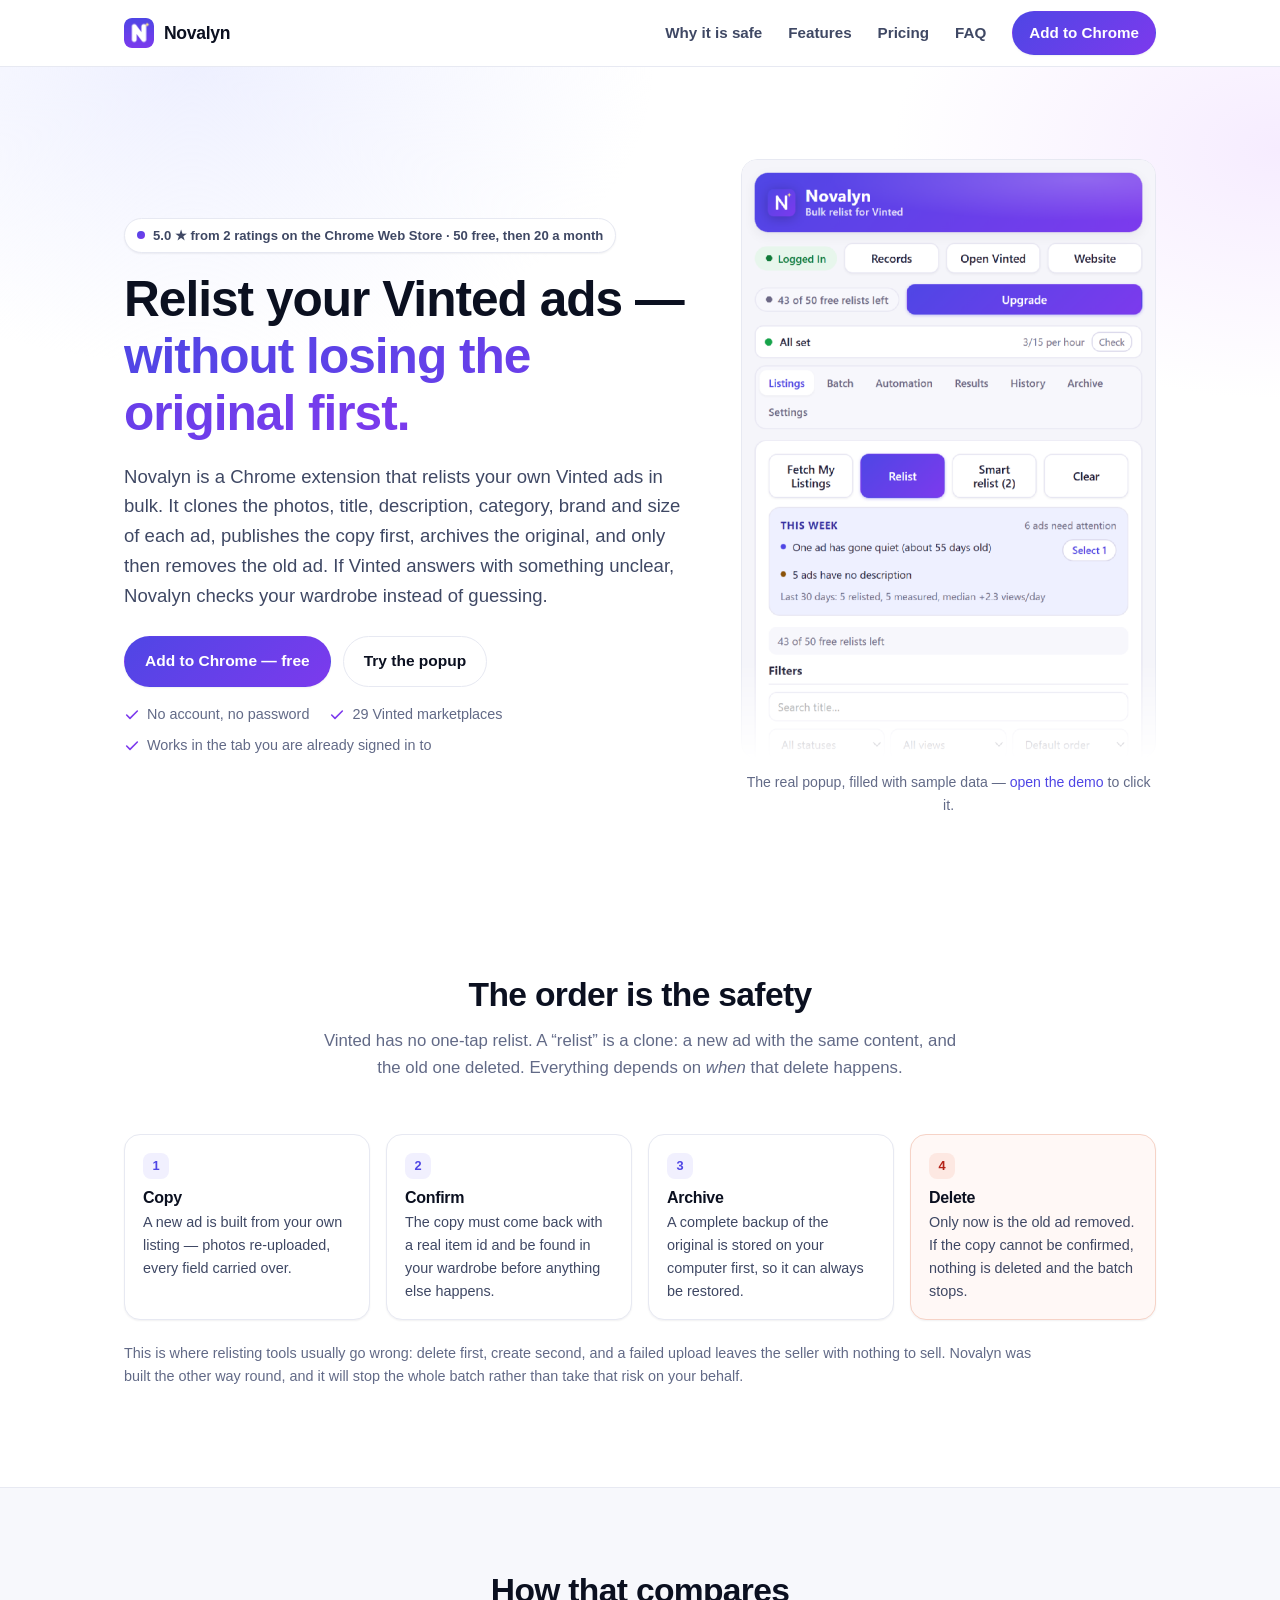
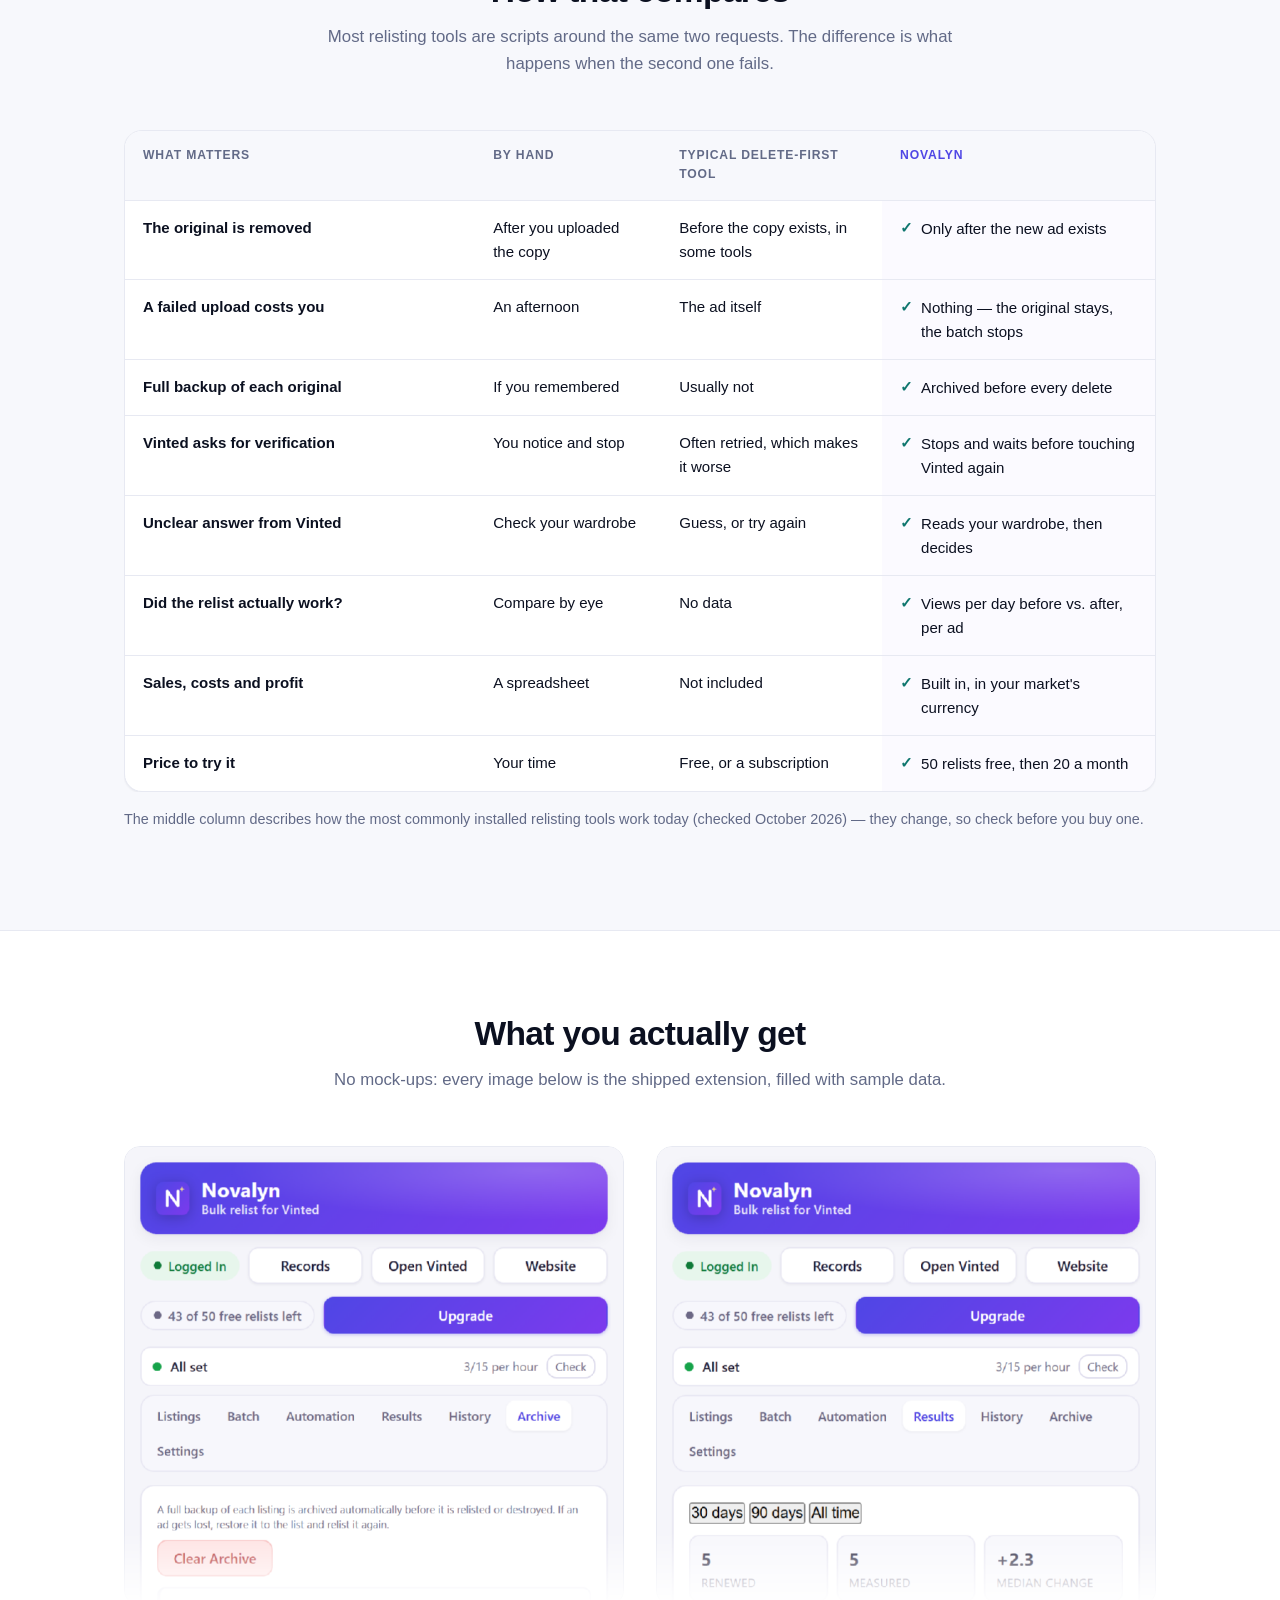
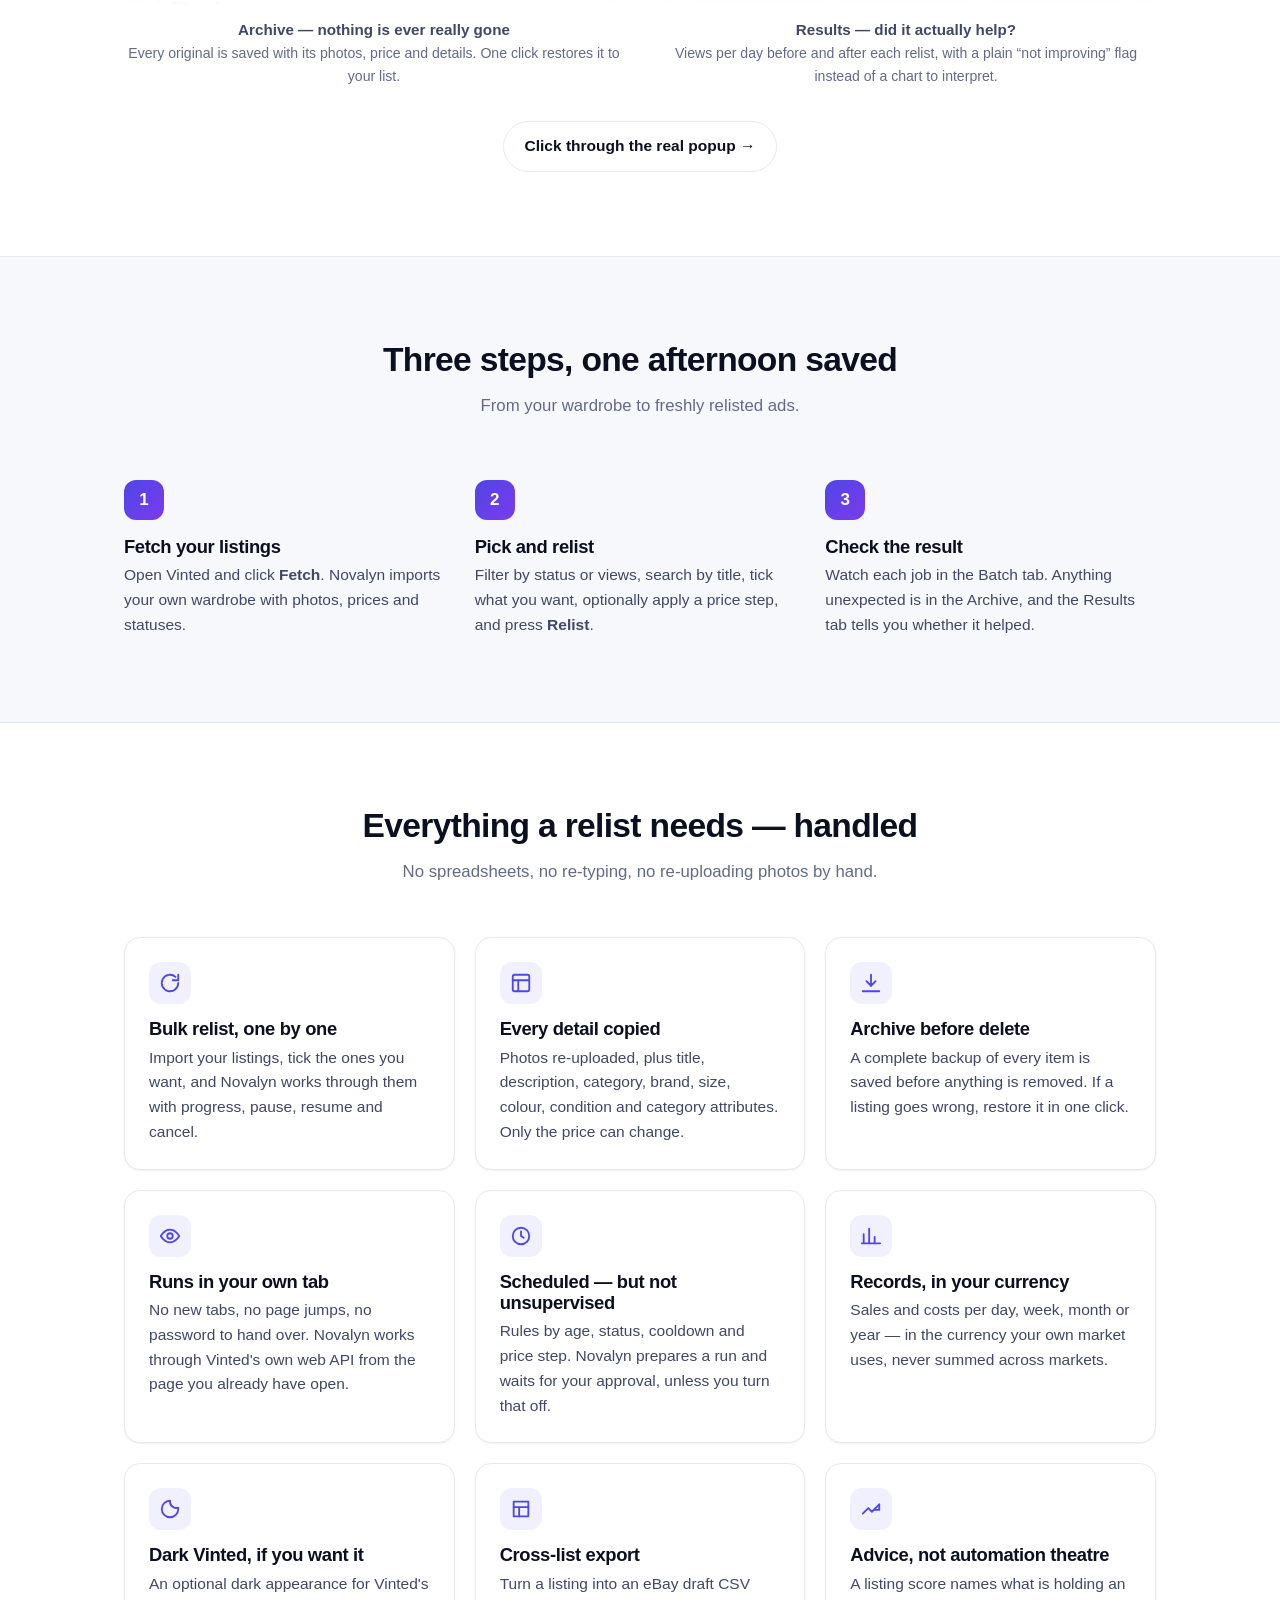
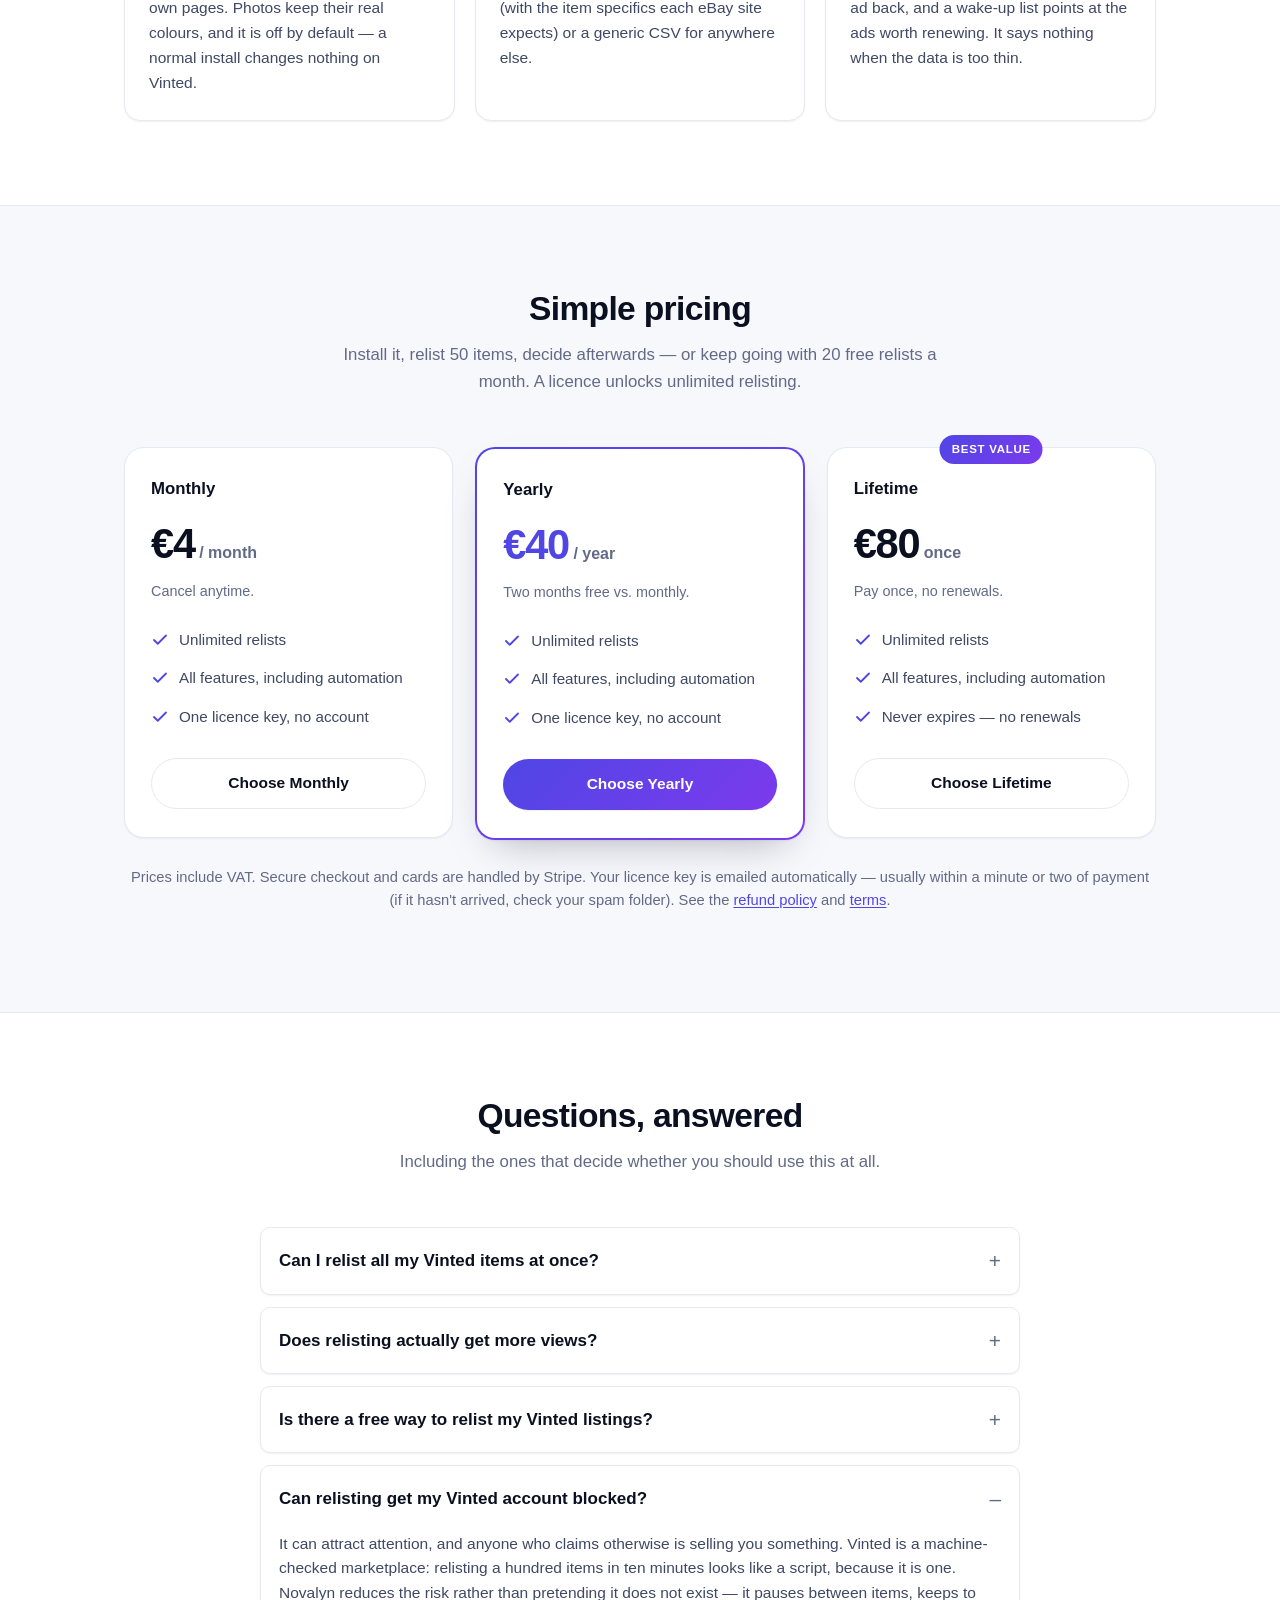
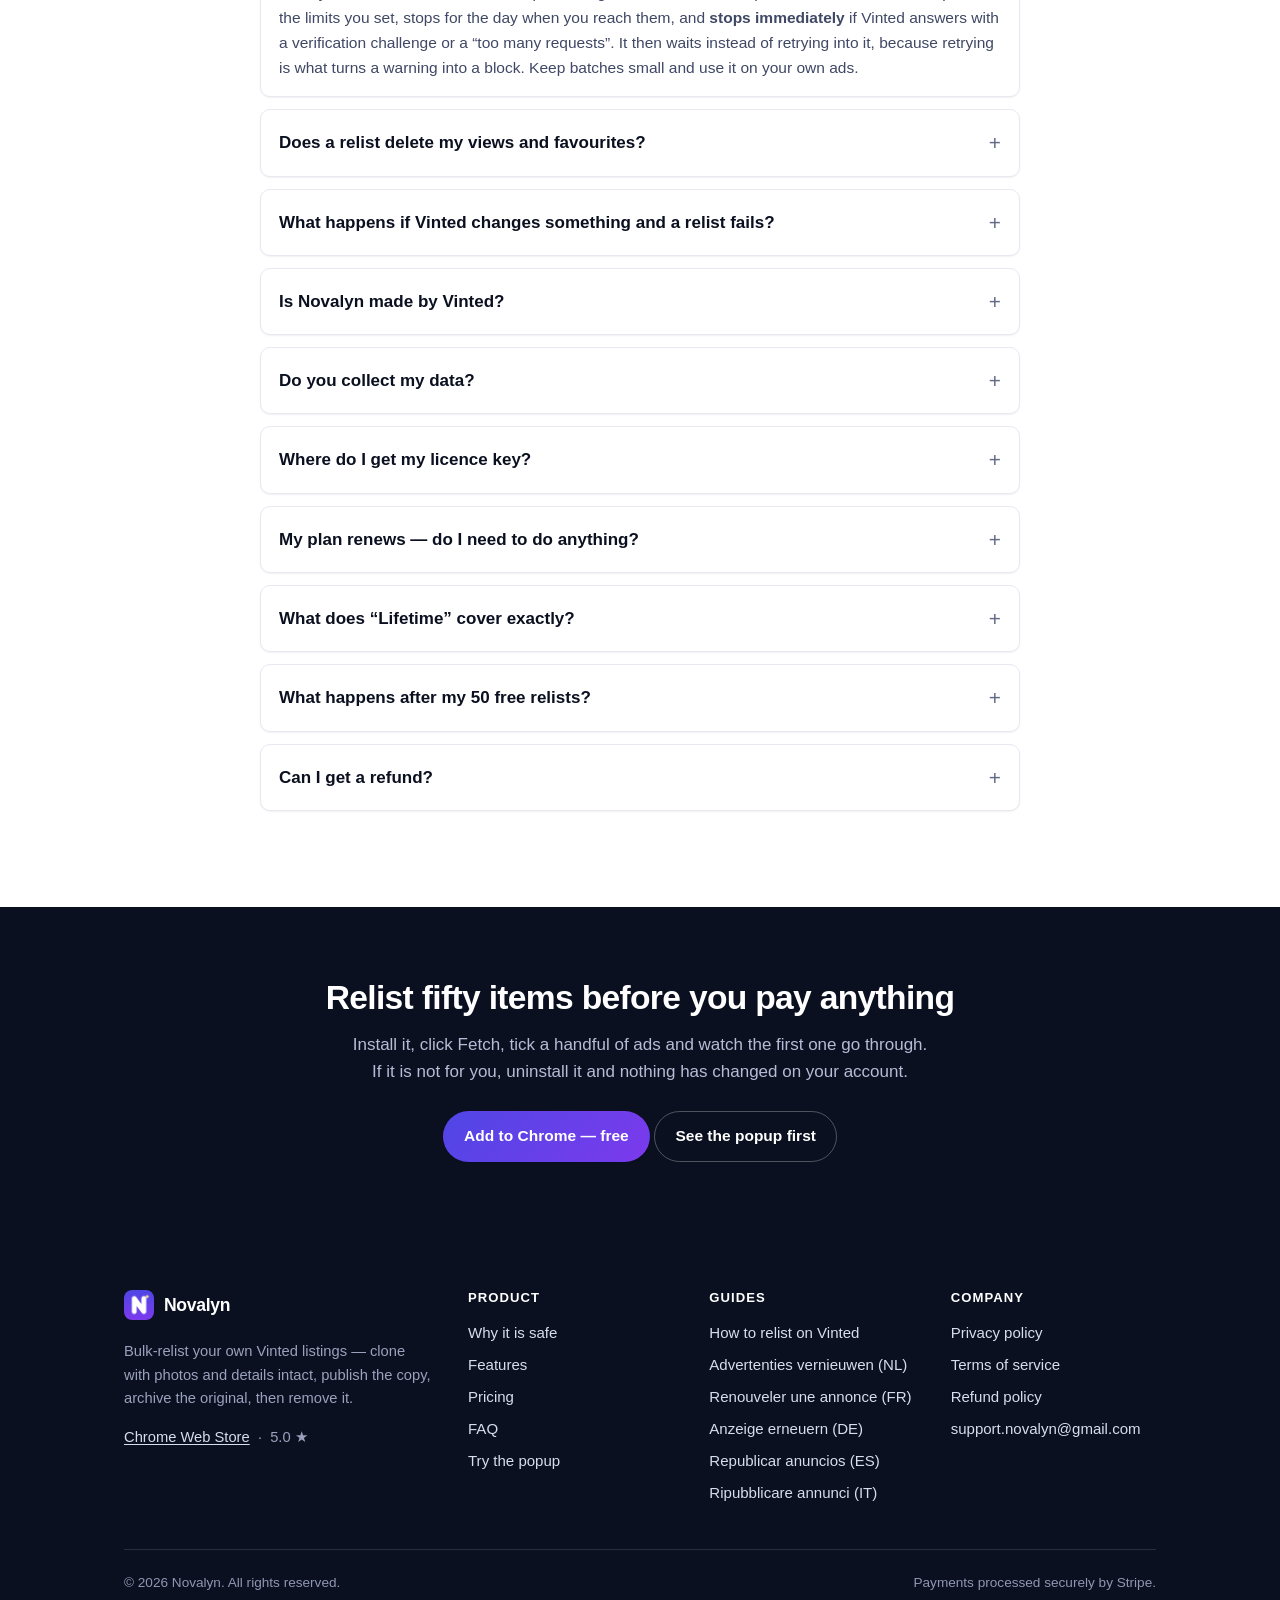
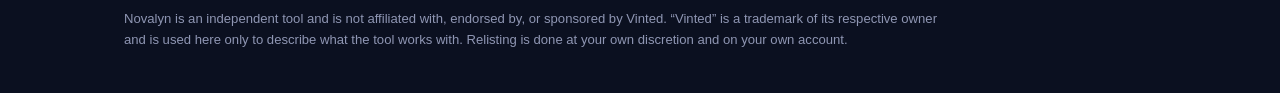
<file: index.html>
<!DOCTYPE html>
<html lang="en">
<head>
  <meta charset="utf-8" />
  <meta name="viewport" content="width=device-width, initial-scale=1" />
  <title>Novalyn — bulk relist Vinted listings without losing the original</title>
  <meta name="description" content="Bulk relist your own Vinted listings. Novalyn publishes the copy, archives the original — and only then deletes it. 50 relists free, no account." />
  <link rel="icon" type="image/png" href="assets/icon-128.png" />
  <link rel="apple-touch-icon" href="assets/icon-128.png" />
  <link rel="stylesheet" href="styles.css" />
  <link rel="canonical" href="https://novalyn-app.github.io/" />
  <meta property="og:type" content="website" />
  <meta property="og:title" content="Novalyn — relist your Vinted listings without losing the original" />
  <meta property="og:description" content="Bulk relist your own Vinted ads: photos and details copied, the copy published first, the original archived — and only then removed." />
  <meta property="og:image" content="assets/og-card.png" />
  <meta property="og:url" content="https://novalyn-app.github.io/" />
  <meta property="og:site_name" content="Novalyn" />
  <meta property="og:locale" content="en_GB" />
  <meta property="og:image:width" content="1280" />
  <meta property="og:image:height" content="800" />
  <meta name="twitter:card" content="summary_large_image" />
  <meta name="twitter:title" content="Novalyn — relist your Vinted listings without losing the original" />
  <meta name="twitter:description" content="Bulk relist your own Vinted ads: photos and details copied, the copy published first, the original archived — and only then removed." />
  <meta name="twitter:image" content="assets/og-card.png" />
  <script src="assets/analytics.js" defer></script>
  <!--
    ============================================================
    TO KEEP IN SYNC
    ------------------------------------------------------------
    1. CHROME WEB STORE URL ..... the `store` link below. It is the only
       route from this site to the install; the store item points back here
       as its support site, so this link closes the loop.
    2. STRIPE PAYMENT LINKS (live; EUR; prices include VAT)
         monthly  .... https://buy.stripe.com/cNi9AT2Gc8ER0JR6e2dIA00
         yearly   .... https://buy.stripe.com/eVq6oHfsY3kx0JR31QdIA01
         lifetime .... https://buy.stripe.com/9B6dR9eoU08l64b7i6dIA02
       These three must stay in sync with CHECKOUT_LINKS in
       src/core/licenseApi.ts of the extension repo.
    3. SCREENSHOTS: assets/shots/*.png are generated from the real popup by
       `node scripts/site-demo.mjs` in the extension repo. Do not hand-edit.
    4. OG CARD: assets/og-card.png is store shot 1, copied by the same
       `site:demo` run. Its real size is declared as 1280x800 - if you change
       the shot, change those metas too.
    5. ANALYTICS ID: assets/analytics.js ships inert. Paste the Umami website id
       into UMAMI_WEBSITE_ID to switch counting on, and keep privacy.html in step.
    ============================================================
  -->

  <!--
    aggregateRating: the store shows 5.0 from 2 ratings, and the hero's eyebrow
    says the same thing on the page. A single new rating moves both numbers, so
    re-check them against the live Chrome Web Store listing before every release —
    an outdated rating is a rich-result policy problem, not a rounding error, and
    markup that disagrees with the visible page is exactly what that policy is
    about.
  -->
  <script type="application/ld+json">
  {
    "@context": "https://schema.org",
    "@type": "SoftwareApplication",
    "name": "Novalyn",
    "applicationCategory": "BrowserApplication",
    "operatingSystem": "Chrome",
    "url": "https://novalyn-app.github.io/",
    "description": "Bulk relist your own Vinted listings. Novalyn publishes the copy, archives the original and only then deletes it.",
    "inLanguage": "en",
    "image": "https://novalyn-app.github.io/assets/og-card.png",
    "offers": [
      {
        "@type": "Offer",
        "name": "Monthly",
        "price": "4.00",
        "priceCurrency": "EUR",
        "url": "https://buy.stripe.com/cNi9AT2Gc8ER0JR6e2dIA00",
        "availability": "https://schema.org/InStock"
      },
      {
        "@type": "Offer",
        "name": "Yearly",
        "price": "40.00",
        "priceCurrency": "EUR",
        "url": "https://buy.stripe.com/eVq6oHfsY3kx0JR31QdIA01",
        "availability": "https://schema.org/InStock"
      },
      {
        "@type": "Offer",
        "name": "Lifetime",
        "price": "80.00",
        "priceCurrency": "EUR",
        "url": "https://buy.stripe.com/9B6dR9eoU08l64b7i6dIA02",
        "availability": "https://schema.org/InStock"
      }
    ],
    "aggregateRating": {
      "@type": "AggregateRating",
      "ratingValue": "5.0",
      "ratingCount": "2",
      "bestRating": "5"
    }
  }
  </script>

  <script type="application/ld+json">
  {
    "@context": "https://schema.org",
    "@type": "FAQPage",
    "inLanguage": "en",
    "mainEntity": [
      {
        "@type": "Question",
        "name": "Can I relist all my Vinted items at once?",
        "acceptedAnswer": {
          "@type": "Answer",
          "text": "Yes. Novalyn reads the listings from the wardrobe you are already signed in to; relist all of them, or tick the ones you want. It still goes one at a time with a pause between, because a burst of relists is what a script looks like."
        }
      },
      {
        "@type": "Question",
        "name": "Does relisting actually get more views?",
        "acceptedAnswer": {
          "@type": "Answer",
          "text": "It can, but nobody can promise it. A relist is a new ad, so it starts at the top of the wardrobe and gets its own first days — that is the whole mechanism. Whether your ad does better the second time depends on the photos, the price and the demand. Novalyn measures views per day before and after each relist, so you can see it on your own ads instead of taking anyone's word for it."
        }
      },
      {
        "@type": "Question",
        "name": "Is there a free way to relist my Vinted listings?",
        "acceptedAnswer": {
          "@type": "Answer",
          "text": "Yes: install it and relist up to 50 items without paying or creating an account, and after that 20 relists every 30 days stay free. A licence removes the limit — €4 a month, €40 a year or €80 once. The manual alternative is free too: Vinted has no one-tap relist, so it means deleting the ad and uploading it again, photos and text included."
        }
      },
      {
        "@type": "Question",
        "name": "Can relisting get my Vinted account blocked?",
        "acceptedAnswer": {
          "@type": "Answer",
          "text": "It can attract attention, and anyone who claims otherwise is selling you something. Vinted is a machine-checked marketplace: relisting a hundred items in ten minutes looks like a script, because it is one. Novalyn reduces the risk rather than pretending it does not exist — it pauses between items, keeps to the limits you set, stops for the day when you reach them, and stops immediately if Vinted answers with a verification challenge or a “too many requests”. It then waits instead of retrying into it, because retrying is what turns a warning into a block. Keep batches small and use it on your own ads."
        }
      },
      {
        "@type": "Question",
        "name": "Does a relist delete my views and favourites?",
        "acceptedAnswer": {
          "@type": "Answer",
          "text": "Yes. The copy is a new ad, so it starts from zero. Novalyn stores the old numbers so the Results tab can show what the ad did before and after — which is the only way to know whether relisting is worth doing for your wardrobe."
        }
      },
      {
        "@type": "Question",
        "name": "What happens if Vinted changes something and a relist fails?",
        "acceptedAnswer": {
          "@type": "Answer",
          "text": "The batch stops and the original is still online, with its backup in the Archive. Novalyn will not delete an original it could not replace — that is the single rule the whole engine is built around. You will see the exact step that failed (loading the original, uploading photos, publishing the copy, or the delete) in the batch log."
        }
      },
      {
        "@type": "Question",
        "name": "Is Novalyn made by Vinted?",
        "acceptedAnswer": {
          "@type": "Answer",
          "text": "No. Novalyn is an independent tool for sellers and is not affiliated with, endorsed by, or sponsored by Vinted."
        }
      },
      {
        "@type": "Question",
        "name": "Do you collect my data?",
        "acceptedAnswer": {
          "@type": "Answer",
          "text": "No. There is no account, and nothing about you or your listings is sent to us. The licence key is verified on your own device and your listing data never leaves your browser. See the privacy policy at https://novalyn-app.github.io/privacy.html."
        }
      },
      {
        "@type": "Question",
        "name": "Where do I get my licence key?",
        "acceptedAnswer": {
          "@type": "Answer",
          "text": "It's emailed automatically, usually within a minute or two of payment. If it isn't there, check your spam folder — that is where it most often ends up. Paste it into the licence card at the top of the Records page. No login."
        }
      },
      {
        "@type": "Question",
        "name": "My plan renews — do I need to do anything?",
        "acceptedAnswer": {
          "@type": "Answer",
          "text": "Yes, one thing. Every renewal sends a new key: paste it into the same field. The previous key stops working on its expiry date, and relisting pauses until the new one is in (check spam if the renewal email is missing). A Lifetime licence never expires, so there is nothing to do later."
        }
      },
      {
        "@type": "Question",
        "name": "What does “Lifetime” cover exactly?",
        "acceptedAnswer": {
          "@type": "Answer",
          "text": "One payment, no renewals: unlimited relisting for as long as Novalyn is offered and keeps working with Vinted. We can't promise that for ever — Vinted can change its site or its rules in a way no relisting tool can follow. If that ever happened, the extension would stop being able to relist, and that is the limit of what a one-time purchase can cover. See the terms at https://novalyn-app.github.io/terms.html."
        }
      },
      {
        "@type": "Question",
        "name": "What happens after my 50 free relists?",
        "acceptedAnswer": {
          "@type": "Answer",
          "text": "It keeps going, at 20 relists every 30 days. That is enough to refresh a small wardrobe; a licence removes the limit entirely. Your listings, records and backups are never touched either way."
        }
      },
      {
        "@type": "Question",
        "name": "Can I get a refund?",
        "acceptedAnswer": {
          "@type": "Answer",
          "text": "Yes. See the refund policy at https://novalyn-app.github.io/refund.html for the window and how to ask."
        }
      }
    ]
  }
  </script>
</head>
<body>
  <a class="skip-link" href="#main">Skip to content</a>

  <header class="site-header">
    <div class="wrap">
      <a class="brand" href="index.html">
        <img src="assets/icon-128.png" alt="" />
        <span>Novalyn</span>
      </a>
      <nav class="nav" aria-label="Main">
        <a href="#safe">Why it is safe</a>
        <a href="#features">Features</a>
        <a href="#pricing">Pricing</a>
        <a href="#faq">FAQ</a>
        <a class="btn btn--primary btn--sm" href="https://chromewebstore.google.com/detail/novalyn-%E2%80%94-vinted-relister/flnfapmkkmegfpbakndnlgehimpfccic">Add to Chrome</a>
      </nav>
    </div>
  </header>

  <main id="main">
    <!-- Hero -->
    <section class="hero">
      <div class="wrap hero-grid">
        <div>
          <span class="eyebrow"><span class="dot"></span> 5.0 ★ from 2 ratings on the Chrome Web Store · 50 free, then 20 a month</span>
          <h1>Relist your Vinted ads — <span class="grad">without losing the original first.</span></h1>
          <p class="lede">
            Novalyn is a Chrome extension that relists your own Vinted ads in bulk.
            It clones the photos, title, description, category, brand and size of each
            ad, publishes the copy first, archives the original, and only then removes
            the old ad. If Vinted answers with something unclear, Novalyn checks your
            wardrobe instead of guessing.
          </p>
          <div class="cta-row">
            <a class="btn btn--primary" href="https://chromewebstore.google.com/detail/novalyn-%E2%80%94-vinted-relister/flnfapmkkmegfpbakndnlgehimpfccic">Add to Chrome — free</a>
            <a class="btn btn--ghost" href="demo/">Try the popup</a>
          </div>
          <div class="trust">
            <span>
              <svg viewBox="0 0 24 24" fill="none" stroke="currentColor" stroke-width="2.4" stroke-linecap="round" stroke-linejoin="round" aria-hidden="true"><path d="M20 6 9 17l-5-5"/></svg>
              No account, no password
            </span>
            <span>
              <svg viewBox="0 0 24 24" fill="none" stroke="currentColor" stroke-width="2.4" stroke-linecap="round" stroke-linejoin="round" aria-hidden="true"><path d="M20 6 9 17l-5-5"/></svg>
              29 Vinted marketplaces
            </span>
            <span>
              <svg viewBox="0 0 24 24" fill="none" stroke="currentColor" stroke-width="2.4" stroke-linecap="round" stroke-linejoin="round" aria-hidden="true"><path d="M20 6 9 17l-5-5"/></svg>
              Works in the tab you are already signed in to
            </span>
          </div>
        </div>

        <figure class="shot-frame" style="margin:0">
          <div class="shot-clip shot-clip--hero">
            <img class="shot" src="assets/shots/popup-listings.png" width="700" height="1276"
                 alt="The Novalyn popup: your Vinted listings with checkboxes, a Relist button and price-rule controls." />
          </div>
          <figcaption>The real popup, filled with sample data — <a href="demo/">open the demo</a> to click it.</figcaption>
        </figure>
      </div>
    </section>

    <!-- The order is the safety -->
    <section class="section" id="safe">
      <div class="wrap">
        <div class="section-head">
          <h2>The order is the safety</h2>
          <p>Vinted has no one-tap relist. A “relist” is a clone: a new ad with the same
            content, and the old one deleted. Everything depends on <em>when</em> that
            delete happens.</p>
        </div>

        <div class="order">
          <div class="order-step">
            <div class="n">1</div>
            <h3>Copy</h3>
            <p>A new ad is built from your own listing — photos re-uploaded, every field carried over.</p>
          </div>
          <div class="order-step">
            <div class="n">2</div>
            <h3>Confirm</h3>
            <p>The copy must come back with a real item id and be found in your wardrobe before anything else happens.</p>
          </div>
          <div class="order-step">
            <div class="n">3</div>
            <h3>Archive</h3>
            <p>A complete backup of the original is stored on your computer first, so it can always be restored.</p>
          </div>
          <div class="order-step order-step--last">
            <div class="n">4</div>
            <h3>Delete</h3>
            <p>Only now is the old ad removed. If the copy cannot be confirmed, nothing is deleted and the batch stops.</p>
          </div>
        </div>

        <p class="small muted" style="margin-top:22px;max-width:64em">
          This is where relisting tools usually go wrong: delete first, create second, and a
          failed upload leaves the seller with nothing to sell. Novalyn was built the other
          way round, and it will stop the whole batch rather than take that risk on your
          behalf.
        </p>
      </div>
    </section>

    <!-- Comparison -->
    <section class="section section--soft">
      <div class="wrap">
        <div class="section-head">
          <h2>How that compares</h2>
          <p>Most relisting tools are scripts around the same two requests. The difference is
            what happens when the second one fails.</p>
        </div>

        <div class="compare-wrap">
          <table class="compare">
            <thead>
              <tr>
                <th scope="col">What matters</th>
                <th scope="col">By hand</th>
                <th scope="col">Typical delete-first tool</th>
                <th scope="col" class="us">Novalyn</th>
              </tr>
            </thead>
            <tbody>
              <tr>
                <th scope="row">The original is removed</th>
                <td>After you uploaded the copy</td>
                <td>Before the copy exists, in some tools</td>
                <td class="us"><span class="yes">Only after the new ad exists</span></td>
              </tr>
              <tr>
                <th scope="row">A failed upload costs you</th>
                <td>An afternoon</td>
                <td>The ad itself</td>
                <td class="us"><span class="yes">Nothing — the original stays, the batch stops</span></td>
              </tr>
              <tr>
                <th scope="row">Full backup of each original</th>
                <td>If you remembered</td>
                <td>Usually not</td>
                <td class="us"><span class="yes">Archived before every delete</span></td>
              </tr>
              <tr>
                <th scope="row">Vinted asks for verification</th>
                <td>You notice and stop</td>
                <td>Often retried, which makes it worse</td>
                <td class="us"><span class="yes">Stops and waits before touching Vinted again</span></td>
              </tr>
              <tr>
                <th scope="row">Unclear answer from Vinted</th>
                <td>Check your wardrobe</td>
                <td>Guess, or try again</td>
                <td class="us"><span class="yes">Reads your wardrobe, then decides</span></td>
              </tr>
              <tr>
                <th scope="row">Did the relist actually work?</th>
                <td>Compare by eye</td>
                <td>No data</td>
                <td class="us"><span class="yes">Views per day before vs. after, per ad</span></td>
              </tr>
              <tr>
                <th scope="row">Sales, costs and profit</th>
                <td>A spreadsheet</td>
                <td>Not included</td>
                <td class="us"><span class="yes">Built in, in your market's currency</span></td>
              </tr>
              <tr>
                <th scope="row">Price to try it</th>
                <td>Your time</td>
                <td>Free, or a subscription</td>
                <td class="us"><span class="yes">50 relists free, then 20 a month</span></td>
              </tr>
            </tbody>
          </table>
        </div>
        <p class="small muted" style="margin-top:16px">
          The middle column describes how the most commonly installed relisting tools work
          today (checked October 2026) — they change, so check before you buy one.
        </p>
      </div>
    </section>

    <!-- Screenshots -->
    <section class="section">
      <div class="wrap">
        <div class="section-head">
          <h2>What you actually get</h2>
          <p>No mock-ups: every image below is the shipped extension, filled with sample data.</p>
        </div>

        <div class="shot-grid">
          <figure class="shot-frame" style="margin:0">
            <div class="shot-clip shot-clip--tall">
              <img class="shot" src="assets/shots/popup-archive.png" width="700" height="1189" loading="lazy"
                   alt="The Archive tab, listing every saved original with a restore button." />
            </div>
            <figcaption>
              <strong>Archive — nothing is ever really gone</strong>
              Every original is saved with its photos, price and details. One click restores it to your list.
            </figcaption>
          </figure>
          <figure class="shot-frame" style="margin:0">
            <div class="shot-clip shot-clip--tall">
              <img class="shot" src="assets/shots/popup-results.png" width="700" height="1052" loading="lazy"
                   alt="The Results tab, comparing views per day before and after each relist." />
            </div>
            <figcaption>
              <strong>Results — did it actually help?</strong>
              Views per day before and after each relist, with a plain “not improving” flag instead of a chart to interpret.
            </figcaption>
          </figure>
        </div>

        <div class="center" style="margin-top:34px">
          <a class="btn btn--ghost" href="demo/">Click through the real popup →</a>
        </div>
      </div>
    </section>

    <!-- How it works -->
    <section class="section section--soft" id="how">
      <div class="wrap">
        <div class="section-head">
          <h2>Three steps, one afternoon saved</h2>
          <p>From your wardrobe to freshly relisted ads.</p>
        </div>
        <div class="steps">
          <div class="step">
            <div class="num"></div>
            <h3>Fetch your listings</h3>
            <p>Open Vinted and click <strong>Fetch</strong>. Novalyn imports your own wardrobe with photos, prices and statuses.</p>
          </div>
          <div class="step">
            <div class="num"></div>
            <h3>Pick and relist</h3>
            <p>Filter by status or views, search by title, tick what you want, optionally apply a price step, and press <strong>Relist</strong>.</p>
          </div>
          <div class="step">
            <div class="num"></div>
            <h3>Check the result</h3>
            <p>Watch each job in the Batch tab. Anything unexpected is in the Archive, and the Results tab tells you whether it helped.</p>
          </div>
        </div>
      </div>
    </section>

    <!-- Features -->
    <section class="section" id="features">
      <div class="wrap">
        <div class="section-head">
          <h2>Everything a relist needs — handled</h2>
          <p>No spreadsheets, no re-typing, no re-uploading photos by hand.</p>
        </div>
        <div class="grid grid--3">
          <article class="card">
            <span class="icon-badge"><svg viewBox="0 0 24 24" fill="none" stroke="currentColor" stroke-width="2" stroke-linecap="round" stroke-linejoin="round" aria-hidden="true"><path d="M21 12a9 9 0 1 1-3-6.7"/><path d="M21 3v6h-6"/></svg></span>
            <h3>Bulk relist, one by one</h3>
            <p>Import your listings, tick the ones you want, and Novalyn works through them with progress, pause, resume and cancel.</p>
          </article>
          <article class="card">
            <span class="icon-badge"><svg viewBox="0 0 24 24" fill="none" stroke="currentColor" stroke-width="2" stroke-linecap="round" stroke-linejoin="round" aria-hidden="true"><rect x="3" y="3" width="18" height="18" rx="2"/><path d="M3 9h18M9 21V9"/></svg></span>
            <h3>Every detail copied</h3>
            <p>Photos re-uploaded, plus title, description, category, brand, size, colour, condition and category attributes. Only the price can change.</p>
          </article>
          <article class="card">
            <span class="icon-badge"><svg viewBox="0 0 24 24" fill="none" stroke="currentColor" stroke-width="2" stroke-linecap="round" stroke-linejoin="round" aria-hidden="true"><path d="M12 3v12"/><path d="m7 10 5 5 5-5"/><path d="M3 21h18"/></svg></span>
            <h3>Archive before delete</h3>
            <p>A complete backup of every item is saved before anything is removed. If a listing goes wrong, restore it in one click.</p>
          </article>
          <article class="card">
            <span class="icon-badge"><svg viewBox="0 0 24 24" fill="none" stroke="currentColor" stroke-width="2" stroke-linecap="round" stroke-linejoin="round" aria-hidden="true"><path d="M2 12s3.5-7 10-7 10 7 10 7-3.5 7-10 7-10-7-10-7Z"/><circle cx="12" cy="12" r="3"/></svg></span>
            <h3>Runs in your own tab</h3>
            <p>No new tabs, no page jumps, no password to hand over. Novalyn works through Vinted's own web API from the page you already have open.</p>
          </article>
          <article class="card">
            <span class="icon-badge"><svg viewBox="0 0 24 24" fill="none" stroke="currentColor" stroke-width="2" stroke-linecap="round" stroke-linejoin="round" aria-hidden="true"><circle cx="12" cy="12" r="9"/><path d="M12 7v5l3 2"/></svg></span>
            <h3>Scheduled — but not unsupervised</h3>
            <p>Rules by age, status, cooldown and price step. Novalyn prepares a run and waits for your approval, unless you turn that off.</p>
          </article>
          <article class="card">
            <span class="icon-badge"><svg viewBox="0 0 24 24" fill="none" stroke="currentColor" stroke-width="2" stroke-linecap="round" stroke-linejoin="round" aria-hidden="true"><path d="M4 20V10M10 20V4M16 20v-7M22 20H2"/></svg></span>
            <h3>Records, in your currency</h3>
            <p>Sales and costs per day, week, month or year — in the currency your own market uses, never summed across markets.</p>
          </article>
        </div>

        <div class="grid grid--3" style="margin-top:20px">
          <article class="card">
            <span class="icon-badge"><svg viewBox="0 0 24 24" fill="none" stroke="currentColor" stroke-width="2" stroke-linecap="round" stroke-linejoin="round" aria-hidden="true"><path d="M12 3a9 9 0 1 0 9 9c0-.5 0-1-.1-1.4A7 7 0 0 1 12 3Z"/></svg></span>
            <h3>Dark Vinted, if you want it</h3>
            <p>An optional dark appearance for Vinted's own pages. Photos keep their real colours, and it is off by default — a normal install changes nothing on Vinted.</p>
          </article>
          <article class="card">
            <span class="icon-badge"><svg viewBox="0 0 24 24" fill="none" stroke="currentColor" stroke-width="2" stroke-linecap="round" stroke-linejoin="round" aria-hidden="true"><path d="M4 4h16v16H4z"/><path d="M4 10h16M10 10v10"/></svg></span>
            <h3>Cross-list export</h3>
            <p>Turn a listing into an eBay draft CSV (with the item specifics each eBay site expects) or a generic CSV for anywhere else.</p>
          </article>
          <article class="card">
            <span class="icon-badge"><svg viewBox="0 0 24 24" fill="none" stroke="currentColor" stroke-width="2" stroke-linecap="round" stroke-linejoin="round" aria-hidden="true"><path d="M3 17l6-6 4 4 8-8"/><path d="M21 7v6h-6"/></svg></span>
            <h3>Advice, not automation theatre</h3>
            <p>A listing score names what is holding an ad back, and a wake-up list points at the ads worth renewing. It says nothing when the data is too thin.</p>
          </article>
        </div>
      </div>
    </section>

    <!-- Pricing -->
    <section class="section section--soft" id="pricing">
      <div class="wrap">
        <div class="section-head">
          <h2>Simple pricing</h2>
          <p>Install it, relist 50 items, decide afterwards — or keep going with 20 free relists a month. A licence unlocks unlimited relisting.</p>
        </div>
        <div class="plans">
          <article class="plan">
            <div class="name">Monthly</div>
            <div class="price">&euro;4<small> / month</small></div>
            <div class="note">Cancel anytime.</div>
            <ul>
              <li><svg viewBox="0 0 24 24" fill="none" stroke="currentColor" stroke-width="2.4" stroke-linecap="round" stroke-linejoin="round" aria-hidden="true"><path d="M20 6 9 17l-5-5"/></svg> Unlimited relists</li>
              <li><svg viewBox="0 0 24 24" fill="none" stroke="currentColor" stroke-width="2.4" stroke-linecap="round" stroke-linejoin="round" aria-hidden="true"><path d="M20 6 9 17l-5-5"/></svg> All features, including automation</li>
              <li><svg viewBox="0 0 24 24" fill="none" stroke="currentColor" stroke-width="2.4" stroke-linecap="round" stroke-linejoin="round" aria-hidden="true"><path d="M20 6 9 17l-5-5"/></svg> One licence key, no account</li>
            </ul>
            <a class="btn btn--ghost btn--block" href="https://buy.stripe.com/cNi9AT2Gc8ER0JR6e2dIA00">Choose Monthly</a>
          </article>

          <article class="plan plan--featured">
            <div class="name">Yearly</div>
            <div class="price">&euro;40<small> / year</small></div>
            <div class="note">Two months free vs. monthly.</div>
            <ul>
              <li><svg viewBox="0 0 24 24" fill="none" stroke="currentColor" stroke-width="2.4" stroke-linecap="round" stroke-linejoin="round" aria-hidden="true"><path d="M20 6 9 17l-5-5"/></svg> Unlimited relists</li>
              <li><svg viewBox="0 0 24 24" fill="none" stroke="currentColor" stroke-width="2.4" stroke-linecap="round" stroke-linejoin="round" aria-hidden="true"><path d="M20 6 9 17l-5-5"/></svg> All features, including automation</li>
              <li><svg viewBox="0 0 24 24" fill="none" stroke="currentColor" stroke-width="2.4" stroke-linecap="round" stroke-linejoin="round" aria-hidden="true"><path d="M20 6 9 17l-5-5"/></svg> One licence key, no account</li>
            </ul>
            <a class="btn btn--primary btn--block" href="https://buy.stripe.com/eVq6oHfsY3kx0JR31QdIA01">Choose Yearly</a>
          </article>

          <article class="plan">
            <span class="tag">Best value</span>
            <div class="name">Lifetime</div>
            <div class="price">&euro;80<small> once</small></div>
            <div class="note">Pay once, no renewals.</div>
            <ul>
              <li><svg viewBox="0 0 24 24" fill="none" stroke="currentColor" stroke-width="2.4" stroke-linecap="round" stroke-linejoin="round" aria-hidden="true"><path d="M20 6 9 17l-5-5"/></svg> Unlimited relists</li>
              <li><svg viewBox="0 0 24 24" fill="none" stroke="currentColor" stroke-width="2.4" stroke-linecap="round" stroke-linejoin="round" aria-hidden="true"><path d="M20 6 9 17l-5-5"/></svg> All features, including automation</li>
              <li><svg viewBox="0 0 24 24" fill="none" stroke="currentColor" stroke-width="2.4" stroke-linecap="round" stroke-linejoin="round" aria-hidden="true"><path d="M20 6 9 17l-5-5"/></svg> Never expires &mdash; no renewals</li>
            </ul>
            <a class="btn btn--ghost btn--block" href="https://buy.stripe.com/9B6dR9eoU08l64b7i6dIA02">Choose Lifetime</a>
          </article>
        </div>
        <p class="pricing-foot">
          Prices include VAT. Secure checkout and cards are handled by Stripe.
          Your licence key is emailed automatically — usually within a minute or
          two of payment (if it hasn't arrived, check your spam folder). See the
          <a href="refund.html">refund policy</a> and
          <a href="terms.html">terms</a>.
        </p>
      </div>
    </section>

    <!-- FAQ -->
    <section class="section" id="faq">
      <div class="wrap">
        <div class="section-head">
          <h2>Questions, answered</h2>
          <p>Including the ones that decide whether you should use this at all.</p>
        </div>
        <div class="faq">
          <details>
            <summary>Can I relist all my Vinted items at once?</summary>
            <p>
              Yes. Novalyn reads the listings from the wardrobe you are already signed in to; relist
              all of them, or tick the ones you want. It still goes one at a time with a pause
              between, because a burst of relists is what a script looks like.
            </p>
          </details>
          <details>
            <summary>Does relisting actually get more views?</summary>
            <p>
              It can, but nobody can promise it. A relist is a new ad, so it starts at the top of
              the wardrobe and gets its own first days — that is the whole mechanism. Whether your
              ad does better the second time depends on the photos, the price and the demand.
              Novalyn measures views per day before and after each relist, so you can see it on your
              own ads instead of taking anyone's word for it.
            </p>
          </details>
          <details>
            <summary>Is there a free way to relist my Vinted listings?</summary>
            <p>
              Yes: install it and relist up to 50 items without paying or creating an account, and
              after that 20 relists every 30 days stay free. A licence removes the limit — €4 a
              month, €40 a year or €80 once. The manual alternative is free too: Vinted has no
              one-tap relist, so it means deleting the ad and uploading it again, photos and text
              included.
            </p>
          </details>
          <details open>
            <summary>Can relisting get my Vinted account blocked?</summary>
            <p>It can attract attention, and anyone who claims otherwise is selling you something.
              Vinted is a machine-checked marketplace: relisting a hundred items in ten minutes
              looks like a script, because it is one. Novalyn reduces the risk rather than
              pretending it does not exist — it pauses between items, keeps to the limits you
              set, stops for the day when you reach them, and <strong>stops immediately</strong>
              if Vinted answers with a verification challenge or a “too many requests”. It then
              waits instead of retrying into it, because retrying is what turns a warning into a
              block. Keep batches small and use it on your own ads.</p>
          </details>
          <details>
            <summary>Does a relist delete my views and favourites?</summary>
            <p>Yes. The copy is a new ad, so it starts from zero. Novalyn stores the old numbers
              so the Results tab can show what the ad did before and after — which is the only
              way to know whether relisting is worth doing for your wardrobe.</p>
          </details>
          <details>
            <summary>What happens if Vinted changes something and a relist fails?</summary>
            <p>The batch stops and the original is still online, with its backup in the Archive.
              Novalyn will not delete an original it could not replace — that is the single rule
              the whole engine is built around. You will see the exact step that failed (loading
              the original, uploading photos, publishing the copy, or the delete) in the batch
              log.</p>
          </details>
          <details>
            <summary>Is Novalyn made by Vinted?</summary>
            <p>No. Novalyn is an independent tool for sellers and is not affiliated with, endorsed
              by, or sponsored by Vinted.</p>
          </details>
          <details>
            <summary>Do you collect my data?</summary>
            <p>No. There is no account, and nothing about you or your listings is sent to us. The
              licence key is verified on your own device and your listing data never leaves your
              browser. See the <a href="privacy.html">privacy policy</a>.</p>
          </details>
          <details>
            <summary>Where do I get my licence key?</summary>
            <p>It's emailed automatically, usually within a minute or two of payment. If it isn't
              there, <strong>check your spam folder</strong> — that is where it most often ends
              up. Paste it into the licence card at the top of the <strong>Records</strong> page.
              No login.</p>
          </details>
          <details>
            <summary>My plan renews — do I need to do anything?</summary>
            <p>Yes, one thing. Every renewal sends a <strong>new</strong> key: paste it into the
              same field. The previous key stops working on its expiry date, and relisting pauses
              until the new one is in (check spam if the renewal email is missing). A Lifetime
              licence never expires, so there is nothing to do later.</p>
          </details>
          <details>
            <summary>What does “Lifetime” cover exactly?</summary>
            <p>One payment, no renewals: unlimited relisting for as long as Novalyn is offered and
              keeps working with Vinted. We can't promise that for ever — Vinted can change its
              site or its rules in a way no relisting tool can follow. If that ever happened, the
              extension would stop being able to relist, and that is the limit of what a one-time
              purchase can cover. See the <a href="terms.html">terms</a>.</p>
          </details>
          <details>
            <summary>What happens after my 50 free relists?</summary>
            <p>It keeps going, at 20 relists every 30 days. That is enough to refresh a small
              wardrobe; a licence removes the limit entirely. Your listings, records and backups
              are never touched either way.</p>
          </details>
          <details>
            <summary>Can I get a refund?</summary>
            <p>Yes. See the <a href="refund.html">refund policy</a> for the window and how to ask.</p>
          </details>
        </div>
      </div>
    </section>

    <!-- Closing -->
    <section class="band">
      <div class="wrap">
        <h2>Relist fifty items before you pay anything</h2>
        <p>Install it, click Fetch, tick a handful of ads and watch the first one go through.
          If it is not for you, uninstall it and nothing has changed on your account.</p>
        <a class="btn btn--primary" href="https://chromewebstore.google.com/detail/novalyn-%E2%80%94-vinted-relister/flnfapmkkmegfpbakndnlgehimpfccic">Add to Chrome — free</a>
        <a class="btn btn--ghost" href="demo/">See the popup first</a>
      </div>
    </section>
  </main>

  <footer class="site-footer">
    <div class="wrap">
      <div class="footer-grid footer-grid--4">
        <div>
          <a class="brand" href="index.html"><img src="assets/icon-128.png" alt="" /><span>Novalyn</span></a>
          <p class="footer-tag">Bulk-relist your own Vinted listings — clone with photos and details intact, publish the copy, archive the original, then remove it.</p>
          <p class="footer-tag" style="margin-top:10px">
            <a href="https://chromewebstore.google.com/detail/novalyn-%E2%80%94-vinted-relister/flnfapmkkmegfpbakndnlgehimpfccic">Chrome Web Store</a>
            &nbsp;·&nbsp; 5.0 ★
          </p>
        </div>
        <div class="footer-col">
          <h3>Product</h3>
          <a href="#safe">Why it is safe</a>
          <a href="#features">Features</a>
          <a href="#pricing">Pricing</a>
          <a href="#faq">FAQ</a>
          <a href="demo/">Try the popup</a>
        </div>
        <div class="footer-col">
          <h3>Guides</h3>
          <a href="relist-vinted.html">How to relist on Vinted</a>
          <a href="vinted-advertenties-vernieuwen.html">Advertenties vernieuwen (NL)</a>
          <a href="renouveler-annonce-vinted.html">Renouveler une annonce (FR)</a>
          <a href="vinted-anzeige-erneuern.html">Anzeige erneuern (DE)</a>
          <a href="republicar-anuncios-vinted.html">Republicar anuncios (ES)</a>
          <a href="ripubblicare-annunci-vinted.html">Ripubblicare annunci (IT)</a>
        </div>
        <div class="footer-col">
          <h3>Company</h3>
          <a href="privacy.html">Privacy policy</a>
          <a href="terms.html">Terms of service</a>
          <a href="refund.html">Refund policy</a>
          <a href="mailto:support.novalyn@gmail.com">support.novalyn@gmail.com</a>
        </div>
      </div>
      <div class="footer-bottom">
        <span>&copy; 2026 Novalyn. All rights reserved.</span>
        <span>Payments processed securely by Stripe.</span>
      </div>
      <p class="disclaimer">
        Novalyn is an independent tool and is not affiliated with, endorsed by, or sponsored by
        Vinted. &ldquo;Vinted&rdquo; is a trademark of its respective owner and is used here only to
        describe what the tool works with. Relisting is done at your own discretion and on your own account.
      </p>
    </div>
  </footer>
</body>
</html>
</file>
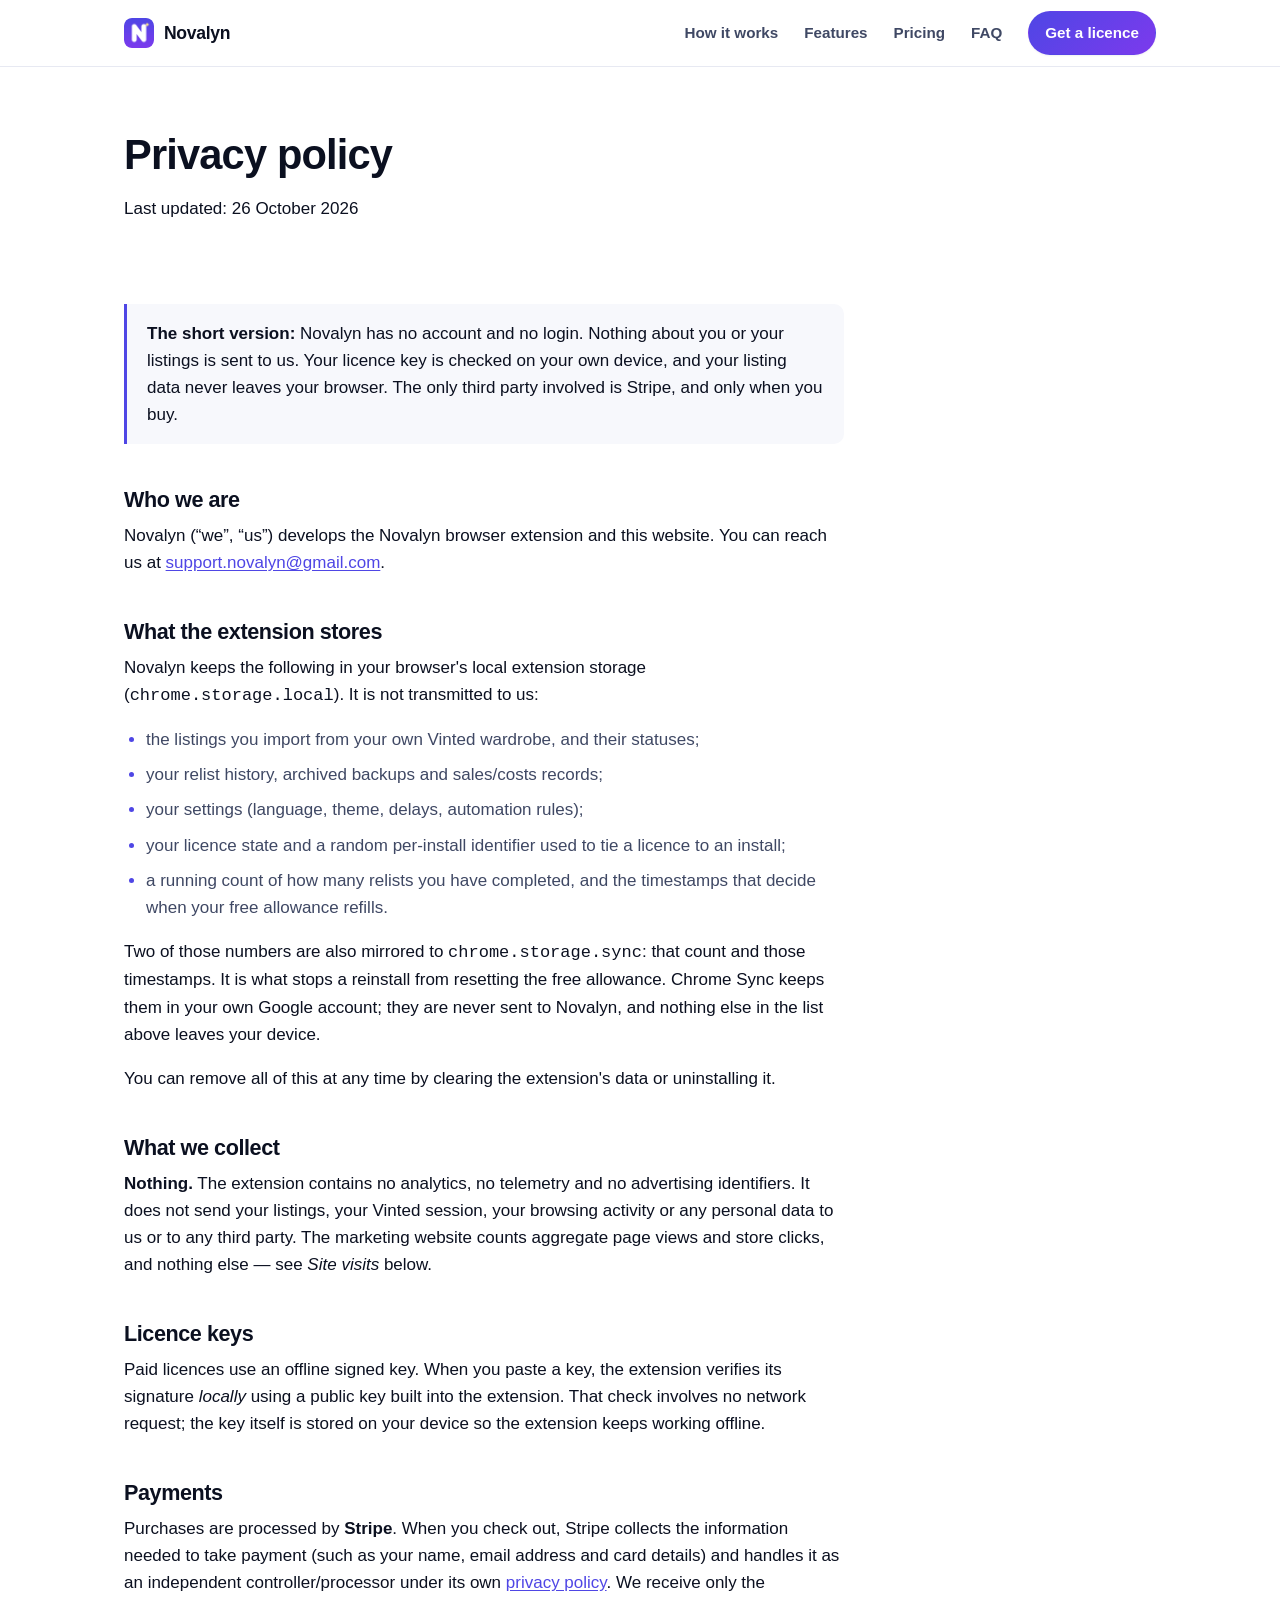
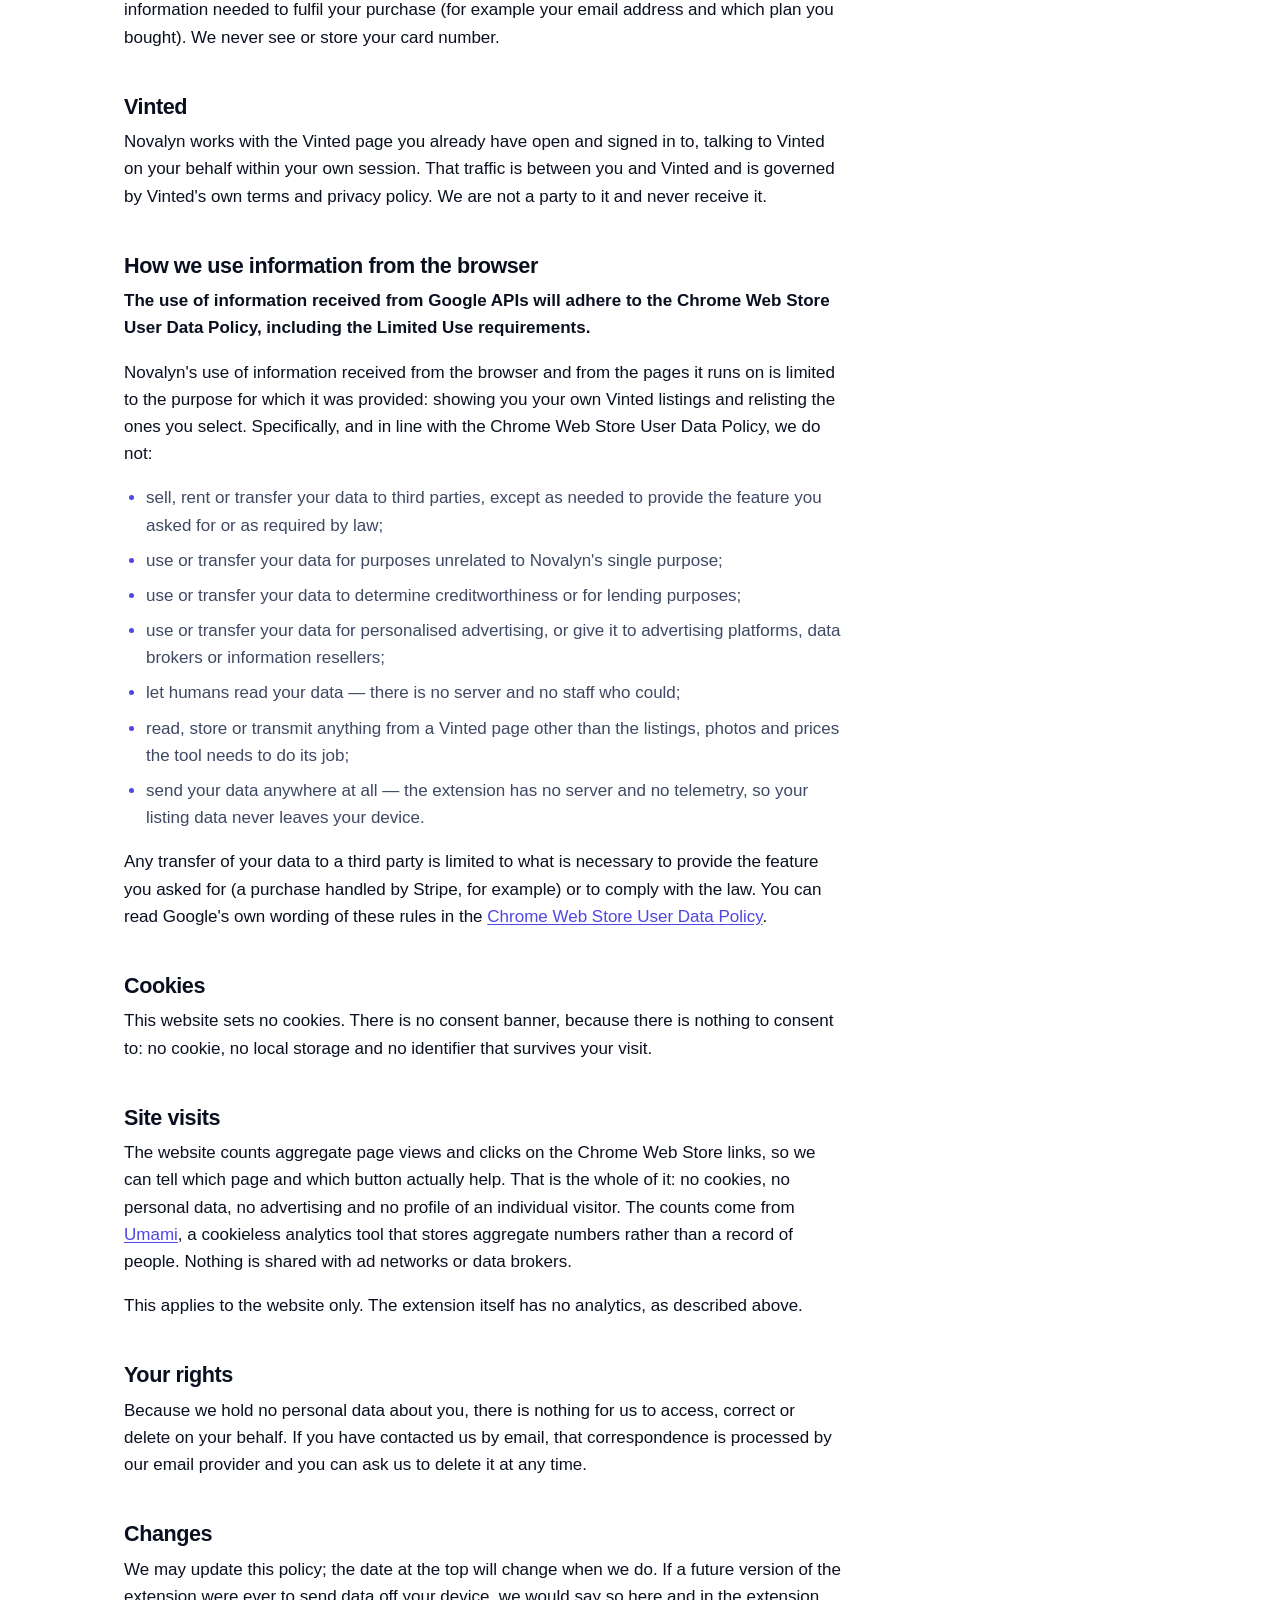
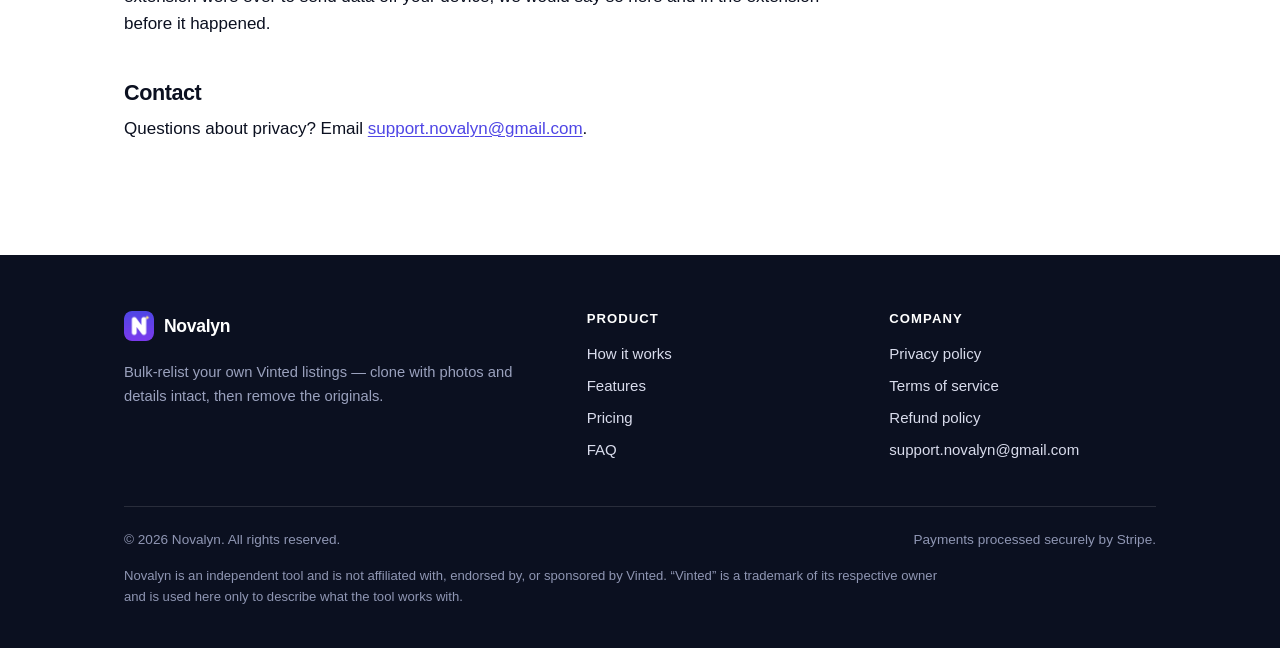
<file: privacy.html>
<!DOCTYPE html>
<html lang="en">
<head>
  <meta charset="utf-8" />
  <meta name="viewport" content="width=device-width, initial-scale=1" />
  <title>Privacy policy — Novalyn</title>
  <meta name="description" content="What Novalyn does and does not do with your data: no account, no telemetry, listings never leave your browser. Payments are handled by Stripe." />
  <link rel="icon" type="image/png" href="assets/icon-128.png" />
  <link rel="apple-touch-icon" href="assets/icon-128.png" />
  <link rel="stylesheet" href="styles.css" />
  <script src="assets/analytics.js" defer></script>
</head>
<body>
  <a class="skip-link" href="#main">Skip to content</a>

  <header class="site-header">
    <div class="wrap">
      <a class="brand" href="index.html"><img src="assets/icon-128.png" alt="" /><span>Novalyn</span></a>
      <nav class="nav" aria-label="Main">
        <a href="index.html#how">How it works</a>
        <a href="index.html#features">Features</a>
        <a href="index.html#pricing">Pricing</a>
        <a href="index.html#faq">FAQ</a>
        <a class="btn btn--primary btn--sm" href="index.html#pricing">Get a licence</a>
      </nav>
    </div>
  </header>

  <main id="main">
    <div class="wrap">
      <div class="page-head">
        <h1>Privacy policy</h1>
        <p class="meta">Last updated: 26 October 2026</p>
      </div>

      <div class="prose narrow">
        <div class="callout">
          <p><strong>The short version:</strong> Novalyn has no account and no login. Nothing about
          you or your listings is sent to us. Your licence key is checked on your own device, and
          your listing data never leaves your browser. The only third party involved is Stripe,
          and only when you buy.</p>
        </div>

        <h2>Who we are</h2>
        <p>Novalyn (&ldquo;we&rdquo;, &ldquo;us&rdquo;) develops the Novalyn browser extension and
        this website. You can reach us at <a href="mailto:support.novalyn@gmail.com">support.novalyn@gmail.com</a>.</p>

        <h2>What the extension stores</h2>
        <p>Novalyn keeps the following in your browser's local extension storage
        (<code>chrome.storage.local</code>). It is not transmitted to us:</p>
        <ul>
          <li>the listings you import from your own Vinted wardrobe, and their statuses;</li>
          <li>your relist history, archived backups and sales/costs records;</li>
          <li>your settings (language, theme, delays, automation rules);</li>
          <li>your licence state and a random per-install identifier used to tie a licence to an install;</li>
          <li>a running count of how many relists you have completed, and the timestamps that decide when your free allowance refills.</li>
        </ul>
                <p>Two of those numbers are also mirrored to <code>chrome.storage.sync</code>: that
        count and those timestamps. It is what stops a reinstall from resetting the free
        allowance. Chrome Sync keeps them in your own Google account; they are never sent to
        Novalyn, and nothing else in the list above leaves your device.</p>
        <p>You can remove all of this at any time by clearing the extension's data or uninstalling it.</p>

        <h2>What we collect</h2>
        <p><strong>Nothing.</strong> The extension contains no analytics, no telemetry and no advertising
        identifiers. It does not send your listings, your Vinted session, your browsing activity or any
        personal data to us or to any third party. The marketing website counts aggregate page views and
        store clicks, and nothing else — see <em>Site visits</em> below.</p>

        <h2>Licence keys</h2>
        <p>Paid licences use an offline signed key. When you paste a key, the extension verifies its
        signature <em>locally</em> using a public key built into the extension. That check involves no
        network request; the key itself is stored on your device so the extension keeps working offline.</p>

        <h2>Payments</h2>
        <p>Purchases are processed by <strong>Stripe</strong>. When you check out, Stripe collects the
        information needed to take payment (such as your name, email address and card details) and
        handles it as an independent controller/processor under its own
        <a href="https://stripe.com/privacy" rel="noopener" target="_blank">privacy policy</a>.
        We receive only the information needed to fulfil your purchase (for example your email address
        and which plan you bought). We never see or store your card number.</p>

        <h2>Vinted</h2>
        <p>Novalyn works with the Vinted page you already have open and signed in to, talking to Vinted
        on your behalf within your own session. That traffic is between you and Vinted and is governed by
        Vinted's own terms and privacy policy. We are not a party to it and never receive it.</p>

        <h2>How we use information from the browser</h2>
        <p><strong>The use of information received from Google APIs will adhere to the Chrome Web Store
        User Data Policy, including the Limited Use requirements.</strong></p>
        <p>Novalyn's use of information received from the browser and from the pages it runs on is limited
        to the purpose for which it was provided: showing you your own Vinted listings and relisting the
        ones you select. Specifically, and in line with the Chrome Web Store User Data Policy, we do not:</p>
        <ul>
          <li>sell, rent or transfer your data to third parties, except as needed to provide the
          feature you asked for or as required by law;</li>
          <li>use or transfer your data for purposes unrelated to Novalyn's single purpose;</li>
          <li>use or transfer your data to determine creditworthiness or for lending purposes;</li>
          <li>use or transfer your data for personalised advertising, or give it to advertising
          platforms, data brokers or information resellers;</li>
          <li>let humans read your data &mdash; there is no server and no staff who could;</li>
          <li>read, store or transmit anything from a Vinted page other than the listings, photos and
          prices the tool needs to do its job;</li>
          <li>send your data anywhere at all &mdash; the extension has no server and no telemetry, so
          your listing data never leaves your device.</li>
        </ul>
        <p>Any transfer of your data to a third party is limited to what is necessary to provide the
        feature you asked for (a purchase handled by Stripe, for example) or to comply with the law. You
        can read Google's own wording of these rules in the
        <a href="https://developer.chrome.com/docs/webstore/program-policies/limited-use" rel="noopener" target="_blank">Chrome
        Web Store User Data Policy</a>.</p>

        <h2>Cookies</h2>
        <p>This website sets no cookies. There is no consent banner, because there is nothing to
        consent to: no cookie, no local storage and no identifier that survives your visit.</p>

        <h2>Site visits</h2>
        <p>The website counts aggregate page views and clicks on the Chrome Web Store links, so we can
        tell which page and which button actually help. That is the whole of it: no cookies, no personal
        data, no advertising and no profile of an individual visitor. The counts come from
        <a href="https://umami.is/privacy" rel="noopener" target="_blank">Umami</a>, a cookieless
        analytics tool that stores aggregate numbers rather than a record of people. Nothing is shared
        with ad networks or data brokers.</p>
        <p>This applies to the website only. The extension itself has no analytics, as described above.</p>

        <h2>Your rights</h2>
        <p>Because we hold no personal data about you, there is nothing for us to access, correct or
        delete on your behalf. If you have contacted us by email, that correspondence is processed by our
        email provider and you can ask us to delete it at any time.</p>

        <h2>Changes</h2>
        <p>We may update this policy; the date at the top will change when we do. If a future version of
        the extension were ever to send data off your device, we would say so here and in the extension
        before it happened.</p>

        <h2>Contact</h2>
        <p>Questions about privacy? Email <a href="mailto:support.novalyn@gmail.com">support.novalyn@gmail.com</a>.</p>
      </div>
    </div>
  </main>

  <footer class="site-footer">
    <div class="wrap">
      <div class="footer-grid">
        <div>
          <a class="brand" href="index.html"><img src="assets/icon-128.png" alt="" /><span>Novalyn</span></a>
          <p class="footer-tag">Bulk-relist your own Vinted listings &mdash; clone with photos and details intact, then remove the originals.</p>
        </div>
        <div class="footer-col">
          <h3>Product</h3>
          <a href="index.html#how">How it works</a>
          <a href="index.html#features">Features</a>
          <a href="index.html#pricing">Pricing</a>
          <a href="index.html#faq">FAQ</a>
        </div>
        <div class="footer-col">
          <h3>Company</h3>
          <a href="privacy.html">Privacy policy</a>
          <a href="terms.html">Terms of service</a>
          <a href="refund.html">Refund policy</a>
          <a href="mailto:support.novalyn@gmail.com">support.novalyn@gmail.com</a>
        </div>
      </div>
      <div class="footer-bottom">
        <span>&copy; 2026 Novalyn. All rights reserved.</span>
        <span>Payments processed securely by Stripe.</span>
      </div>
      <p class="disclaimer">
        Novalyn is an independent tool and is not affiliated with, endorsed by, or sponsored by
        Vinted. &ldquo;Vinted&rdquo; is a trademark of its respective owner and is used here only to
        describe what the tool works with.
      </p>
    </div>
  </footer>
</body>
</html>
</file>
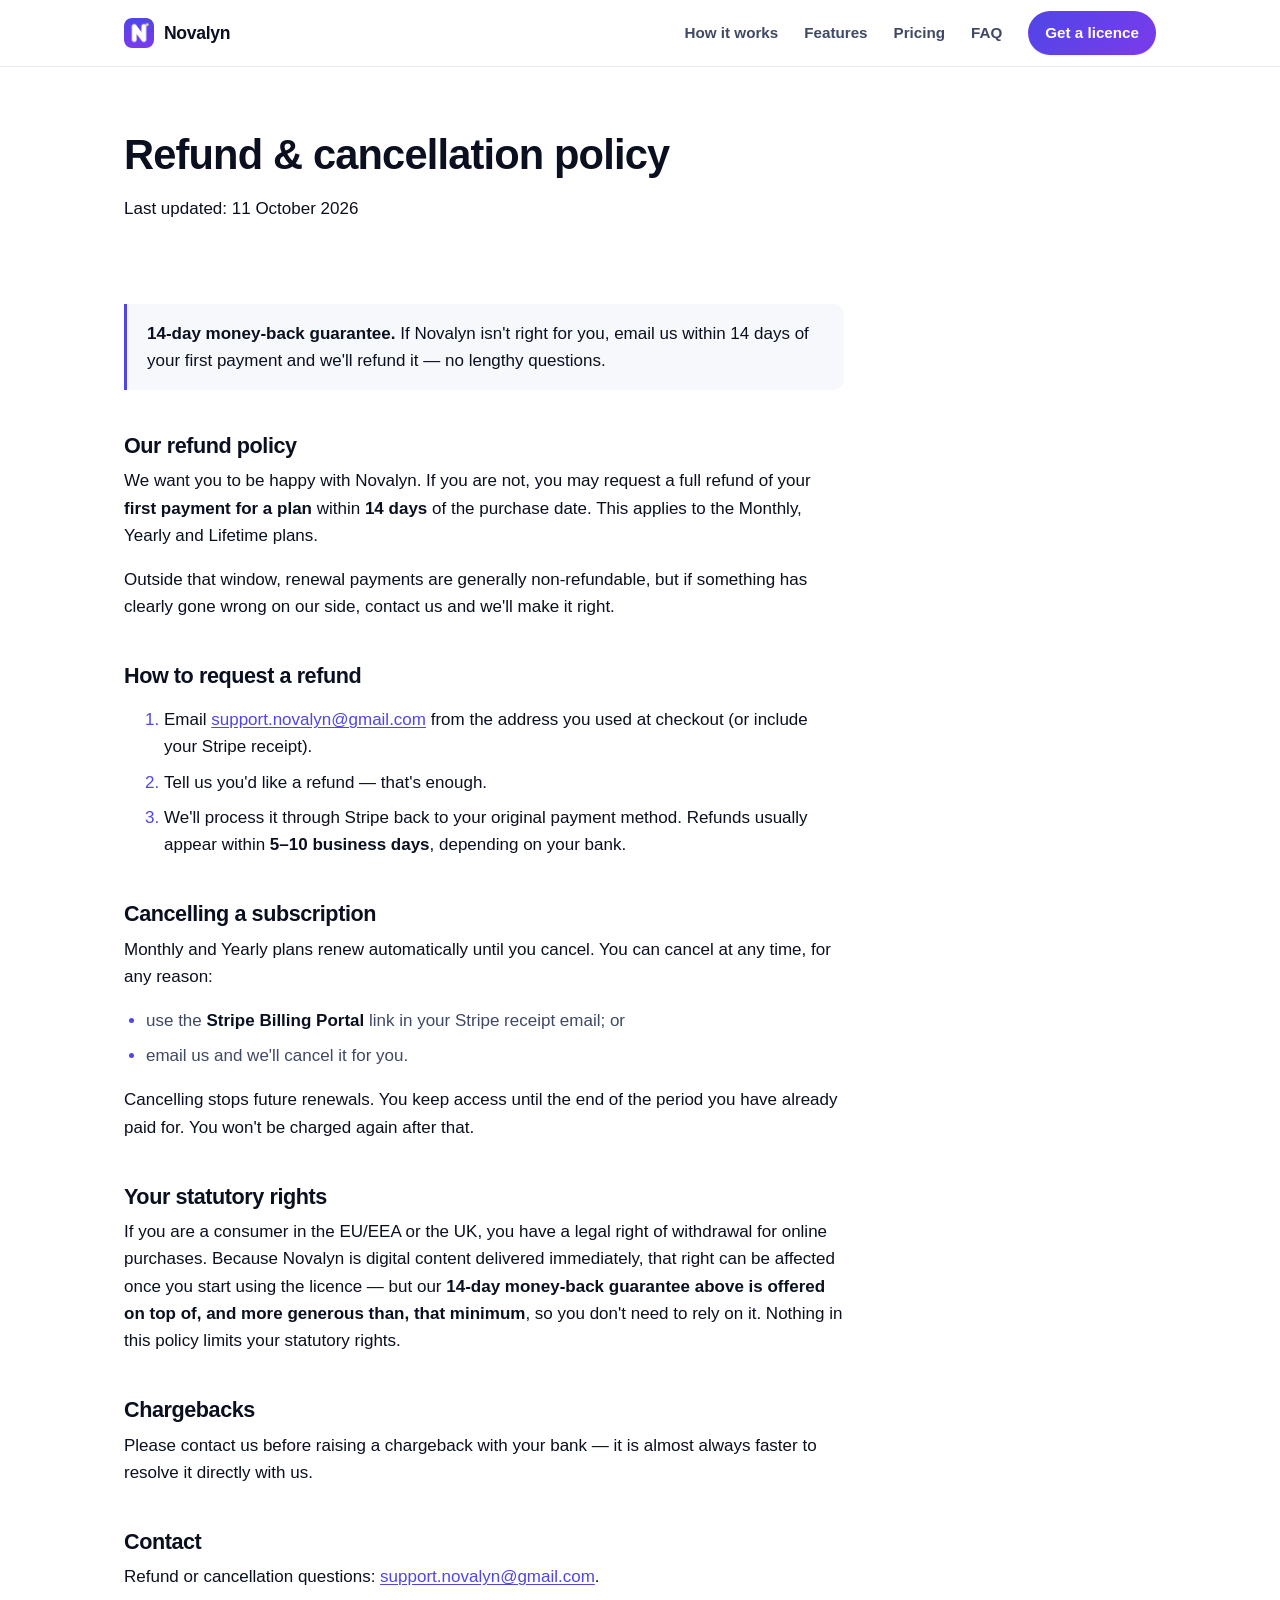
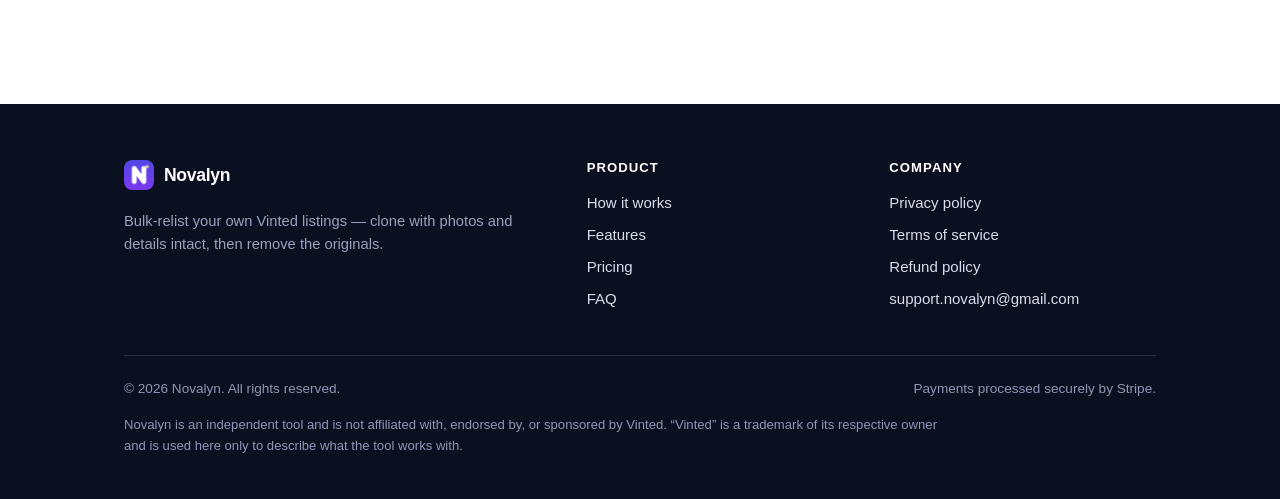
<file: refund.html>
<!DOCTYPE html>
<html lang="en">
<head>
  <meta charset="utf-8" />
  <meta name="viewport" content="width=device-width, initial-scale=1" />
  <title>Refund &amp; cancellation policy — Novalyn</title>
  <meta name="description" content="Novalyn offers a 14-day money-back guarantee, and subscriptions can be cancelled at any time." />
  <link rel="icon" type="image/png" href="assets/icon-128.png" />
  <link rel="apple-touch-icon" href="assets/icon-128.png" />
  <link rel="stylesheet" href="styles.css" />
  <script src="assets/analytics.js" defer></script>
</head>
<body>
  <a class="skip-link" href="#main">Skip to content</a>

  <header class="site-header">
    <div class="wrap">
      <a class="brand" href="index.html"><img src="assets/icon-128.png" alt="" /><span>Novalyn</span></a>
      <nav class="nav" aria-label="Main">
        <a href="index.html#how">How it works</a>
        <a href="index.html#features">Features</a>
        <a href="index.html#pricing">Pricing</a>
        <a href="index.html#faq">FAQ</a>
        <a class="btn btn--primary btn--sm" href="index.html#pricing">Get a licence</a>
      </nav>
    </div>
  </header>

  <main id="main">
    <div class="wrap">
      <div class="page-head">
        <h1>Refund &amp; cancellation policy</h1>
        <p class="meta">Last updated: 11 October 2026</p>
      </div>

      <div class="prose narrow">
        <div class="callout">
          <p><strong>14-day money-back guarantee.</strong> If Novalyn isn't right for you, email us
          within 14 days of your first payment and we'll refund it — no lengthy questions.</p>
        </div>

        <h2>Our refund policy</h2>
        <p>We want you to be happy with Novalyn. If you are not, you may request a full refund of your
        <strong>first payment for a plan</strong> within <strong>14 days</strong> of the purchase date.
        This applies to the Monthly, Yearly and Lifetime plans.</p>
        <p>Outside that window, renewal payments are generally non-refundable, but if something has
        clearly gone wrong on our side, contact us and we'll make it right.</p>

        <h2>How to request a refund</h2>
        <ol>
          <li>Email <a href="mailto:support.novalyn@gmail.com">support.novalyn@gmail.com</a> from the address you
          used at checkout (or include your Stripe receipt).</li>
          <li>Tell us you'd like a refund — that's enough.</li>
          <li>We'll process it through Stripe back to your original payment method. Refunds usually
          appear within <strong>5&ndash;10 business days</strong>, depending on your bank.</li>
        </ol>

        <h2>Cancelling a subscription</h2>
        <p>Monthly and Yearly plans renew automatically until you cancel. You can cancel at any time,
        for any reason:</p>
        <ul>
          <li>use the <strong>Stripe Billing Portal</strong> link in your Stripe receipt email; or</li>
          <li>email us and we'll cancel it for you.</li>
        </ul>
        <p>Cancelling stops future renewals. You keep access until the end of the period you have
        already paid for. You won't be charged again after that.</p>

        <h2>Your statutory rights</h2>
        <p>If you are a consumer in the EU/EEA or the UK, you have a legal right of withdrawal for
        online purchases. Because Novalyn is digital content delivered immediately, that right can be
        affected once you start using the licence — but our <strong>14-day money-back guarantee above
        is offered on top of, and more generous than, that minimum</strong>, so you don't need to rely
        on it. Nothing in this policy limits your statutory rights.</p>

        <h2>Chargebacks</h2>
        <p>Please contact us before raising a chargeback with your bank — it is almost always faster to
        resolve it directly with us.</p>

        <h2>Contact</h2>
        <p>Refund or cancellation questions: <a href="mailto:support.novalyn@gmail.com">support.novalyn@gmail.com</a>.</p>
      </div>
    </div>
  </main>

  <footer class="site-footer">
    <div class="wrap">
      <div class="footer-grid">
        <div>
          <a class="brand" href="index.html"><img src="assets/icon-128.png" alt="" /><span>Novalyn</span></a>
          <p class="footer-tag">Bulk-relist your own Vinted listings &mdash; clone with photos and details intact, then remove the originals.</p>
        </div>
        <div class="footer-col">
          <h3>Product</h3>
          <a href="index.html#how">How it works</a>
          <a href="index.html#features">Features</a>
          <a href="index.html#pricing">Pricing</a>
          <a href="index.html#faq">FAQ</a>
        </div>
        <div class="footer-col">
          <h3>Company</h3>
          <a href="privacy.html">Privacy policy</a>
          <a href="terms.html">Terms of service</a>
          <a href="refund.html">Refund policy</a>
          <a href="mailto:support.novalyn@gmail.com">support.novalyn@gmail.com</a>
        </div>
      </div>
      <div class="footer-bottom">
        <span>&copy; 2026 Novalyn. All rights reserved.</span>
        <span>Payments processed securely by Stripe.</span>
      </div>
      <p class="disclaimer">
        Novalyn is an independent tool and is not affiliated with, endorsed by, or sponsored by
        Vinted. &ldquo;Vinted&rdquo; is a trademark of its respective owner and is used here only to
        describe what the tool works with.
      </p>
    </div>
  </footer>
</body>
</html>
</file>
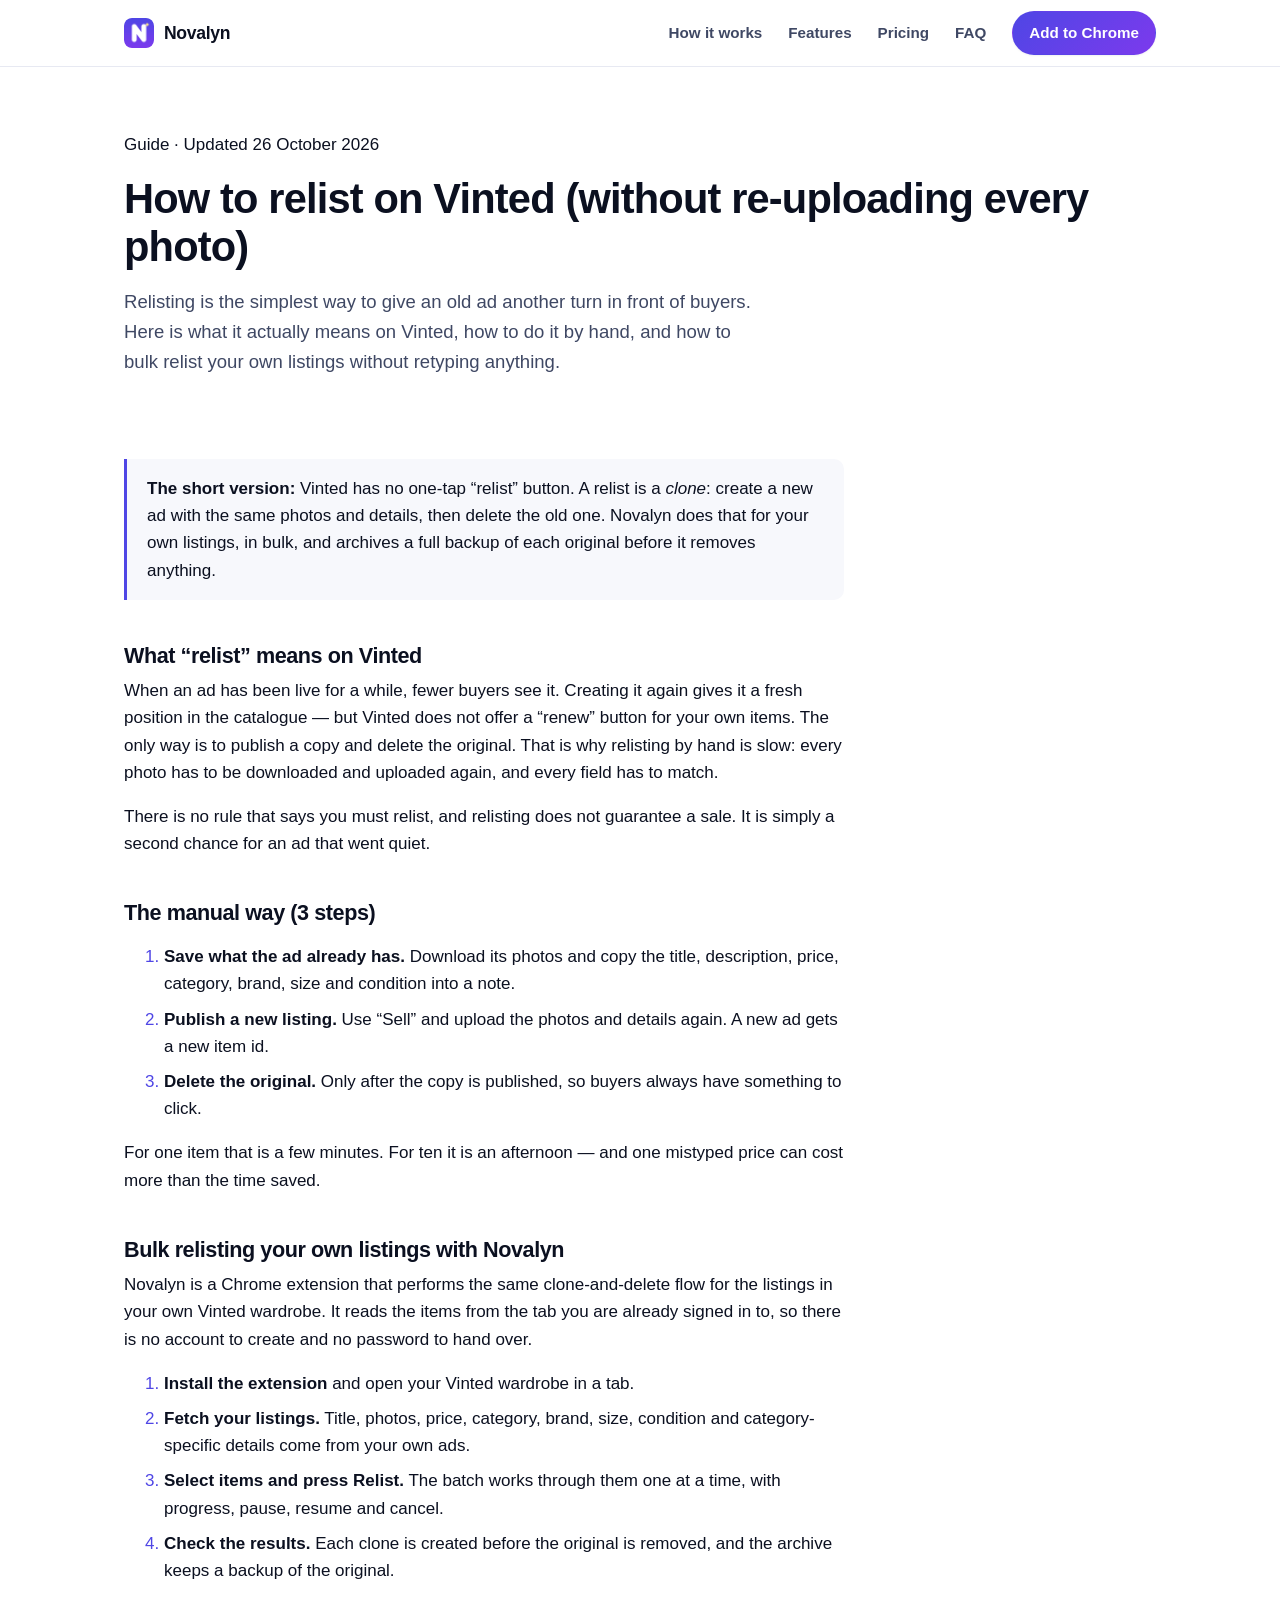
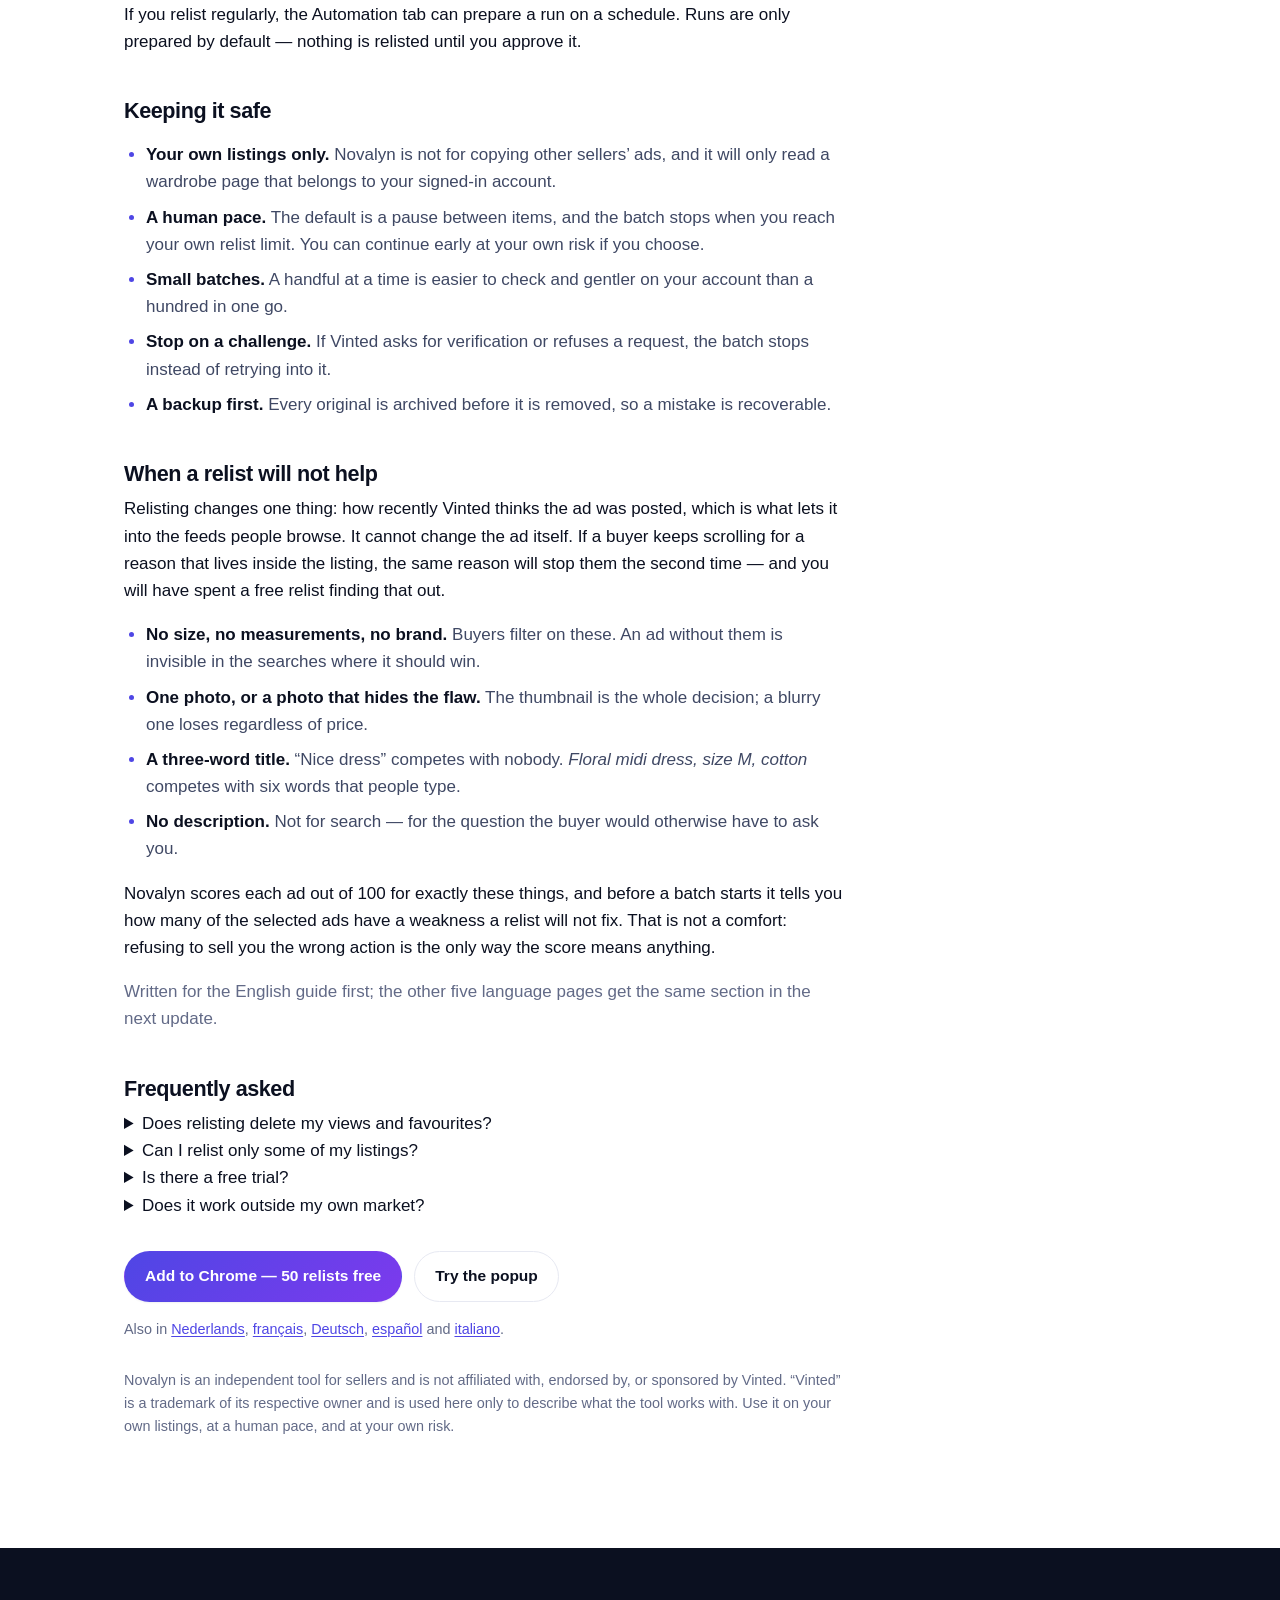
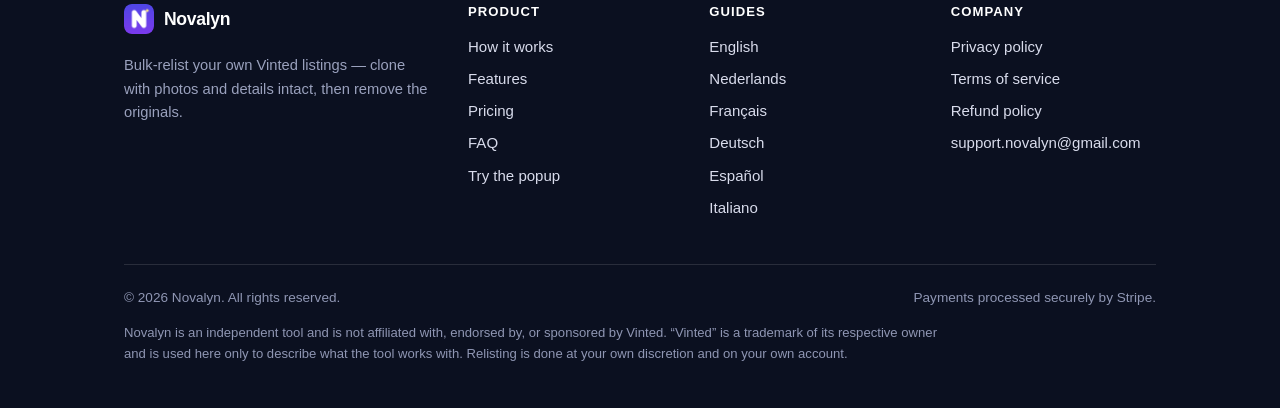
<file: relist-vinted.html>
<!DOCTYPE html>
<html lang="en">
<head>
  <meta charset="utf-8" />
  <meta name="viewport" content="width=device-width, initial-scale=1" />
  <title>How to relist on Vinted (2026) — bulk relist without re-uploading</title>
  <meta name="description" content="Learn how relisting works on Vinted and how to bulk relist your own listings without re-uploading photos, with a full backup before anything is removed." />
  <link rel="icon" type="image/png" href="assets/icon-128.png" />
  <link rel="apple-touch-icon" href="assets/icon-128.png" />
  <link rel="stylesheet" href="styles.css" />
  <link rel="canonical" href="https://novalyn-app.github.io/relist-vinted.html" />
  <link rel="alternate" hreflang="en" href="https://novalyn-app.github.io/relist-vinted.html" />
  <link rel="alternate" hreflang="nl" href="https://novalyn-app.github.io/vinted-advertenties-vernieuwen.html" />
  <link rel="alternate" hreflang="fr" href="https://novalyn-app.github.io/renouveler-annonce-vinted.html" />
  <link rel="alternate" hreflang="de" href="https://novalyn-app.github.io/vinted-anzeige-erneuern.html" />
  <link rel="alternate" hreflang="es" href="https://novalyn-app.github.io/republicar-anuncios-vinted.html" />
  <link rel="alternate" hreflang="it" href="https://novalyn-app.github.io/ripubblicare-annunci-vinted.html" />
  <link rel="alternate" hreflang="x-default" href="https://novalyn-app.github.io/relist-vinted.html" />
  <meta property="og:type" content="article" />
  <meta property="og:title" content="How to relist on Vinted (2026)" />
  <meta property="og:description" content="What relisting means on Vinted, the manual way, and how to bulk relist your own listings safely." />
  <meta property="og:image" content="assets/og-card.png" />
  <meta property="og:site_name" content="Novalyn" />
  <meta property="og:locale" content="en_GB" />
  <meta property="og:image:width" content="1280" />
  <meta property="og:image:height" content="800" />
  <meta name="twitter:card" content="summary_large_image" />
  <meta name="twitter:title" content="How to relist on Vinted (2026)" />
  <meta name="twitter:description" content="What relisting means on Vinted, the manual way, and how to bulk relist your own listings safely." />
  <meta name="twitter:image" content="assets/og-card.png" />
  <script src="assets/analytics.js" defer></script>

  <script type="application/ld+json">
  {
    "@context": "https://schema.org",
    "@type": "Article",
    "headline": "How to relist on Vinted (without re-uploading every photo)",
    "description": "What relisting means on Vinted, the manual way, and how to bulk relist your own listings safely.",
    "inLanguage": "en",
    "datePublished": "2026-10-25",
    "dateModified": "2026-10-26",
    "author": {
      "@type": "Organization",
      "name": "Novalyn",
      "url": "https://novalyn-app.github.io/"
    },
    "publisher": {
      "@type": "Organization",
      "name": "Novalyn",
      "url": "https://novalyn-app.github.io/"
    },
    "image": "https://novalyn-app.github.io/assets/shots/popup-listings.png",
    "mainEntityOfPage": {
      "@type": "WebPage",
      "@id": "https://novalyn-app.github.io/relist-vinted.html"
    }
  }
  </script>

  <script type="application/ld+json">
  {
    "@context": "https://schema.org",
    "@type": "BreadcrumbList",
    "itemListElement": [
      {
        "@type": "ListItem",
        "position": 1,
        "name": "Novalyn",
        "item": "https://novalyn-app.github.io/"
      },
      {
        "@type": "ListItem",
        "position": 2,
        "name": "How to relist on Vinted",
        "item": "https://novalyn-app.github.io/relist-vinted.html"
      }
    ]
  }
  </script>
</head>
<body>
  <a class="skip-link" href="#main">Skip to content</a>

  <header class="site-header">
    <div class="wrap">
      <a class="brand" href="index.html"><img src="assets/icon-128.png" alt="" /><span>Novalyn</span></a>
      <nav class="nav" aria-label="Main">
        <a href="index.html#how">How it works</a>
        <a href="index.html#features">Features</a>
        <a href="index.html#pricing">Pricing</a>
        <a href="index.html#faq">FAQ</a>
        <a class="btn btn--primary btn--sm" href="https://chromewebstore.google.com/detail/novalyn-%E2%80%94-vinted-relister/flnfapmkkmegfpbakndnlgehimpfccic">Add to Chrome</a>
      </nav>
    </div>
  </header>

  <main id="main">
    <div class="wrap">
      <div class="page-head">
        <p class="meta">Guide &middot; Updated 26 October 2026</p>
        <h1>How to relist on Vinted (without re-uploading every photo)</h1>
        <p class="lede">Relisting is the simplest way to give an old ad another turn in front of buyers.
        Here is what it actually means on Vinted, how to do it by hand, and how to bulk relist your
        own listings without retyping anything.</p>
      </div>

      <div class="prose narrow">
        <div class="callout">
          <p><strong>The short version:</strong> Vinted has no one-tap &ldquo;relist&rdquo; button.
          A relist is a <em>clone</em>: create a new ad with the same photos and details, then delete
          the old one. Novalyn does that for your own listings, in bulk, and archives a full backup of
          each original before it removes anything.</p>
        </div>

        <h2>What &ldquo;relist&rdquo; means on Vinted</h2>
        <p>When an ad has been live for a while, fewer buyers see it. Creating it again gives it a
        fresh position in the catalogue &mdash; but Vinted does not offer a &ldquo;renew&rdquo; button
        for your own items. The only way is to publish a copy and delete the original. That is why
        relisting by hand is slow: every photo has to be downloaded and uploaded again, and every
        field has to match.</p>
        <p>There is no rule that says you must relist, and relisting does not guarantee a sale.
        It is simply a second chance for an ad that went quiet.</p>

        <h2>The manual way (3 steps)</h2>
        <ol>
          <li><strong>Save what the ad already has.</strong> Download its photos and copy the title,
          description, price, category, brand, size and condition into a note.</li>
          <li><strong>Publish a new listing.</strong> Use &ldquo;Sell&rdquo; and upload the photos and
          details again. A new ad gets a new item id.</li>
          <li><strong>Delete the original.</strong> Only after the copy is published, so buyers always
          have something to click.</li>
        </ol>
        <p>For one item that is a few minutes. For ten it is an afternoon &mdash; and one mistyped
        price can cost more than the time saved.</p>

        <h2>Bulk relisting your own listings with Novalyn</h2>
        <p>Novalyn is a Chrome extension that performs the same clone-and-delete flow for the listings
        in your own Vinted wardrobe. It reads the items from the tab you are already signed in to, so
        there is no account to create and no password to hand over.</p>
        <ol>
          <li><strong>Install the extension</strong> and open your Vinted wardrobe in a tab.</li>
          <li><strong>Fetch your listings.</strong> Title, photos, price, category, brand, size,
          condition and category-specific details come from your own ads.</li>
          <li><strong>Select items and press Relist.</strong> The batch works through them one at a
          time, with progress, pause, resume and cancel.</li>
          <li><strong>Check the results.</strong> Each clone is created before the original is
          removed, and the archive keeps a backup of the original.</li>
        </ol>
        <p>If you relist regularly, the Automation tab can prepare a run on a schedule. Runs are only
        prepared by default &mdash; nothing is relisted until you approve it.</p>

        <h2>Keeping it safe</h2>
        <ul>
          <li><strong>Your own listings only.</strong> Novalyn is not for copying other sellers&rsquo;
          ads, and it will only read a wardrobe page that belongs to your signed-in account.</li>
          <li><strong>A human pace.</strong> The default is a pause between items, and the batch stops
          when you reach your own relist limit. You can continue early at your own risk if you choose.</li>
          <li><strong>Small batches.</strong> A handful at a time is easier to check and gentler on
          your account than a hundred in one go.</li>
          <li><strong>Stop on a challenge.</strong> If Vinted asks for verification or refuses a
          request, the batch stops instead of retrying into it.</li>
          <li><strong>A backup first.</strong> Every original is archived before it is removed, so a
          mistake is recoverable.</li>
        </ul>

        <h2>When a relist will not help</h2>
        <p>Relisting changes one thing: how recently Vinted thinks the ad was posted, which is
        what lets it into the feeds people browse. It cannot change the ad itself. If a buyer
        keeps scrolling for a reason that lives inside the listing, the same reason will stop
        them the second time &mdash; and you will have spent a free relist finding that out.</p>
        <ul>
          <li><strong>No size, no measurements, no brand.</strong> Buyers filter on these. An ad
          without them is invisible in the searches where it should win.</li>
          <li><strong>One photo, or a photo that hides the flaw.</strong> The thumbnail is the
          whole decision; a blurry one loses regardless of price.</li>
          <li><strong>A three-word title.</strong> &ldquo;Nice dress&rdquo; competes with nobody.
          <em>Floral midi dress, size M, cotton</em> competes with six words that people type.</li>
          <li><strong>No description.</strong> Not for search &mdash; for the question the buyer
          would otherwise have to ask you.</li>
        </ul>
        <p>Novalyn scores each ad out of 100 for exactly these things, and before a batch starts it
        tells you how many of the selected ads have a weakness a relist will not fix. That is not a
        comfort: refusing to sell you the wrong action is the only way the score means anything.</p>
        <p class=muted>Written for the English guide first; the other five language pages get the
        same section in the next update.</p>

        <h2>Frequently asked</h2>
        <details>
          <summary>Does relisting delete my views and favourites?</summary>
          <p>Yes. The copy is a new ad, so it starts with no views and no favourites. Novalyn stores
          the old numbers so the Results tab can compare what the ad did before and after the relist.</p>
        </details>
        <details>
          <summary>Can I relist only some of my listings?</summary>
          <p>Yes. Filter and tick exactly what you want, or use the radar to preselect the ads that
          have gone quiet. Nothing outside your selection is touched.</p>
        </details>
        <details>
          <summary>Is there a free trial?</summary>
          <p>Your first 50 successful relists are free, with no account, and after that 20 relists a month stay free. A licence key
          unlocks unlimited relisting.</p>
        </details>
        <details>
          <summary>Does it work outside my own market?</summary>
          <p>Novalyn supports the 29 Vinted marketplaces and shows amounts in the currency of your own
          market. It runs in the Vinted tab you are already signed in to.</p>
        </details>

        <div class="cta-row" style="margin-top:32px">
          <a class="btn btn--primary" href="https://chromewebstore.google.com/detail/novalyn-%E2%80%94-vinted-relister/flnfapmkkmegfpbakndnlgehimpfccic">Add to Chrome — 50 relists free</a>
          <a class="btn btn--ghost" href="demo/">Try the popup</a>
        </div>

        <p class="meta" style="margin-top:16px">
          Also in
          <a href="vinted-advertenties-vernieuwen.html" hreflang="nl">Nederlands</a>,
          <a href="renouveler-annonce-vinted.html" hreflang="fr">français</a>,
          <a href="vinted-anzeige-erneuern.html" hreflang="de">Deutsch</a>,
          <a href="republicar-anuncios-vinted.html" hreflang="es">español</a> and
          <a href="ripubblicare-annunci-vinted.html" hreflang="it">italiano</a>.
        </p>

        <p class="meta" style="margin-top:28px">
          Novalyn is an independent tool for sellers and is not affiliated with, endorsed by, or
          sponsored by Vinted. &ldquo;Vinted&rdquo; is a trademark of its respective owner and is used
          here only to describe what the tool works with. Use it on your own listings, at a human pace,
          and at your own risk.
        </p>
      </div>
    </div>
  </main>

  <footer class="site-footer">
    <div class="wrap">
      <div class="footer-grid footer-grid--4">
        <div>
          <a class="brand" href="index.html"><img src="assets/icon-128.png" alt="" /><span>Novalyn</span></a>
          <p class="footer-tag">Bulk-relist your own Vinted listings &mdash; clone with photos and details intact, then remove the originals.</p>
        </div>
        <div class="footer-col">
          <h3>Product</h3>
          <a href="index.html#how">How it works</a>
          <a href="index.html#features">Features</a>
          <a href="index.html#pricing">Pricing</a>
          <a href="index.html#faq">FAQ</a>
          <a href="demo/">Try the popup</a>
        </div>
        <div class="footer-col">
          <h3>Guides</h3>
          <a href="relist-vinted.html" aria-current="page">English</a>
          <a href="vinted-advertenties-vernieuwen.html" hreflang="nl">Nederlands</a>
          <a href="renouveler-annonce-vinted.html" hreflang="fr">Français</a>
          <a href="vinted-anzeige-erneuern.html" hreflang="de">Deutsch</a>
          <a href="republicar-anuncios-vinted.html" hreflang="es">Español</a>
          <a href="ripubblicare-annunci-vinted.html" hreflang="it">Italiano</a>
        </div>
        <div class="footer-col">
          <h3>Company</h3>
          <a href="privacy.html">Privacy policy</a>
          <a href="terms.html">Terms of service</a>
          <a href="refund.html">Refund policy</a>
          <a href="mailto:support.novalyn@gmail.com">support.novalyn@gmail.com</a>
        </div>
      </div>
      <div class="footer-bottom">
        <span>&copy; 2026 Novalyn. All rights reserved.</span>
        <span>Payments processed securely by Stripe.</span>
      </div>
      <p class="disclaimer">
        Novalyn is an independent tool and is not affiliated with, endorsed by, or sponsored by
        Vinted. &ldquo;Vinted&rdquo; is a trademark of its respective owner and is used here only to
        describe what the tool works with. Relisting is done at your own discretion and on your own account.
      </p>
    </div>
  </footer>
</body>
</html>
</file>
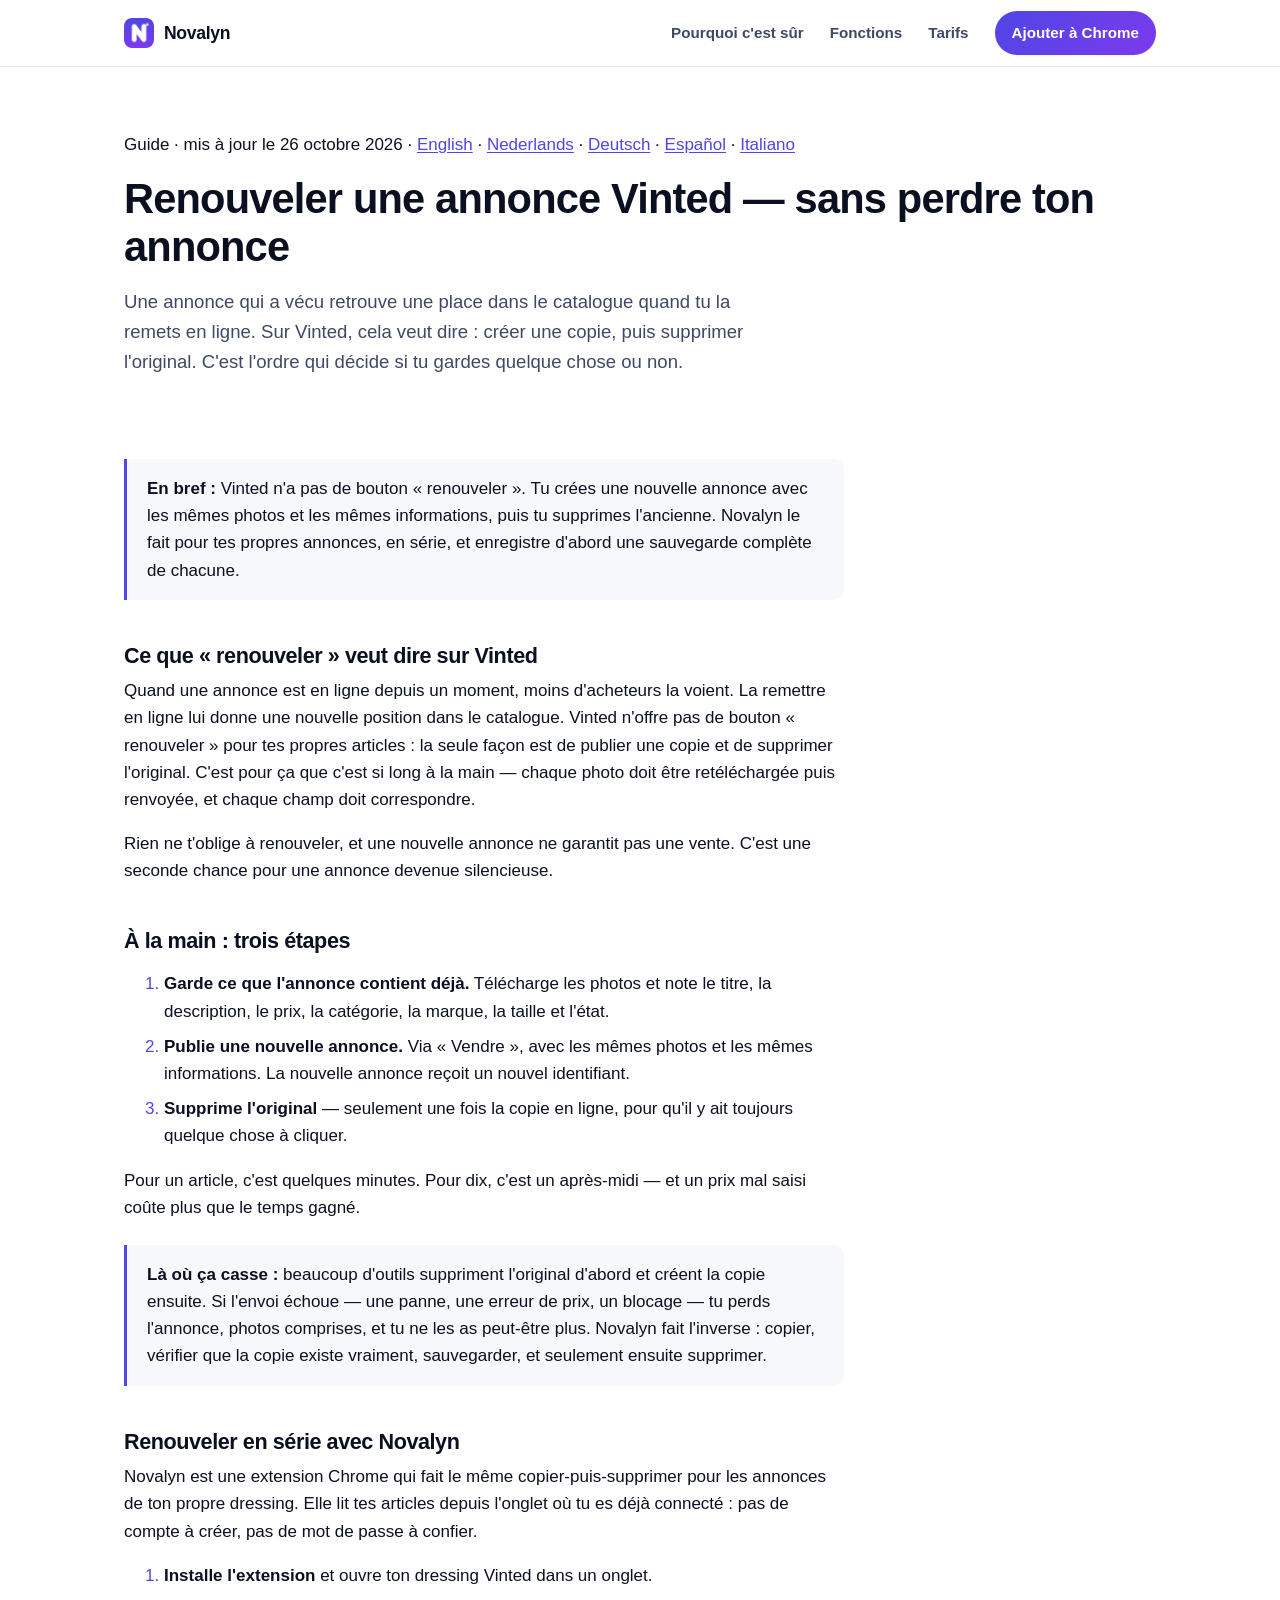
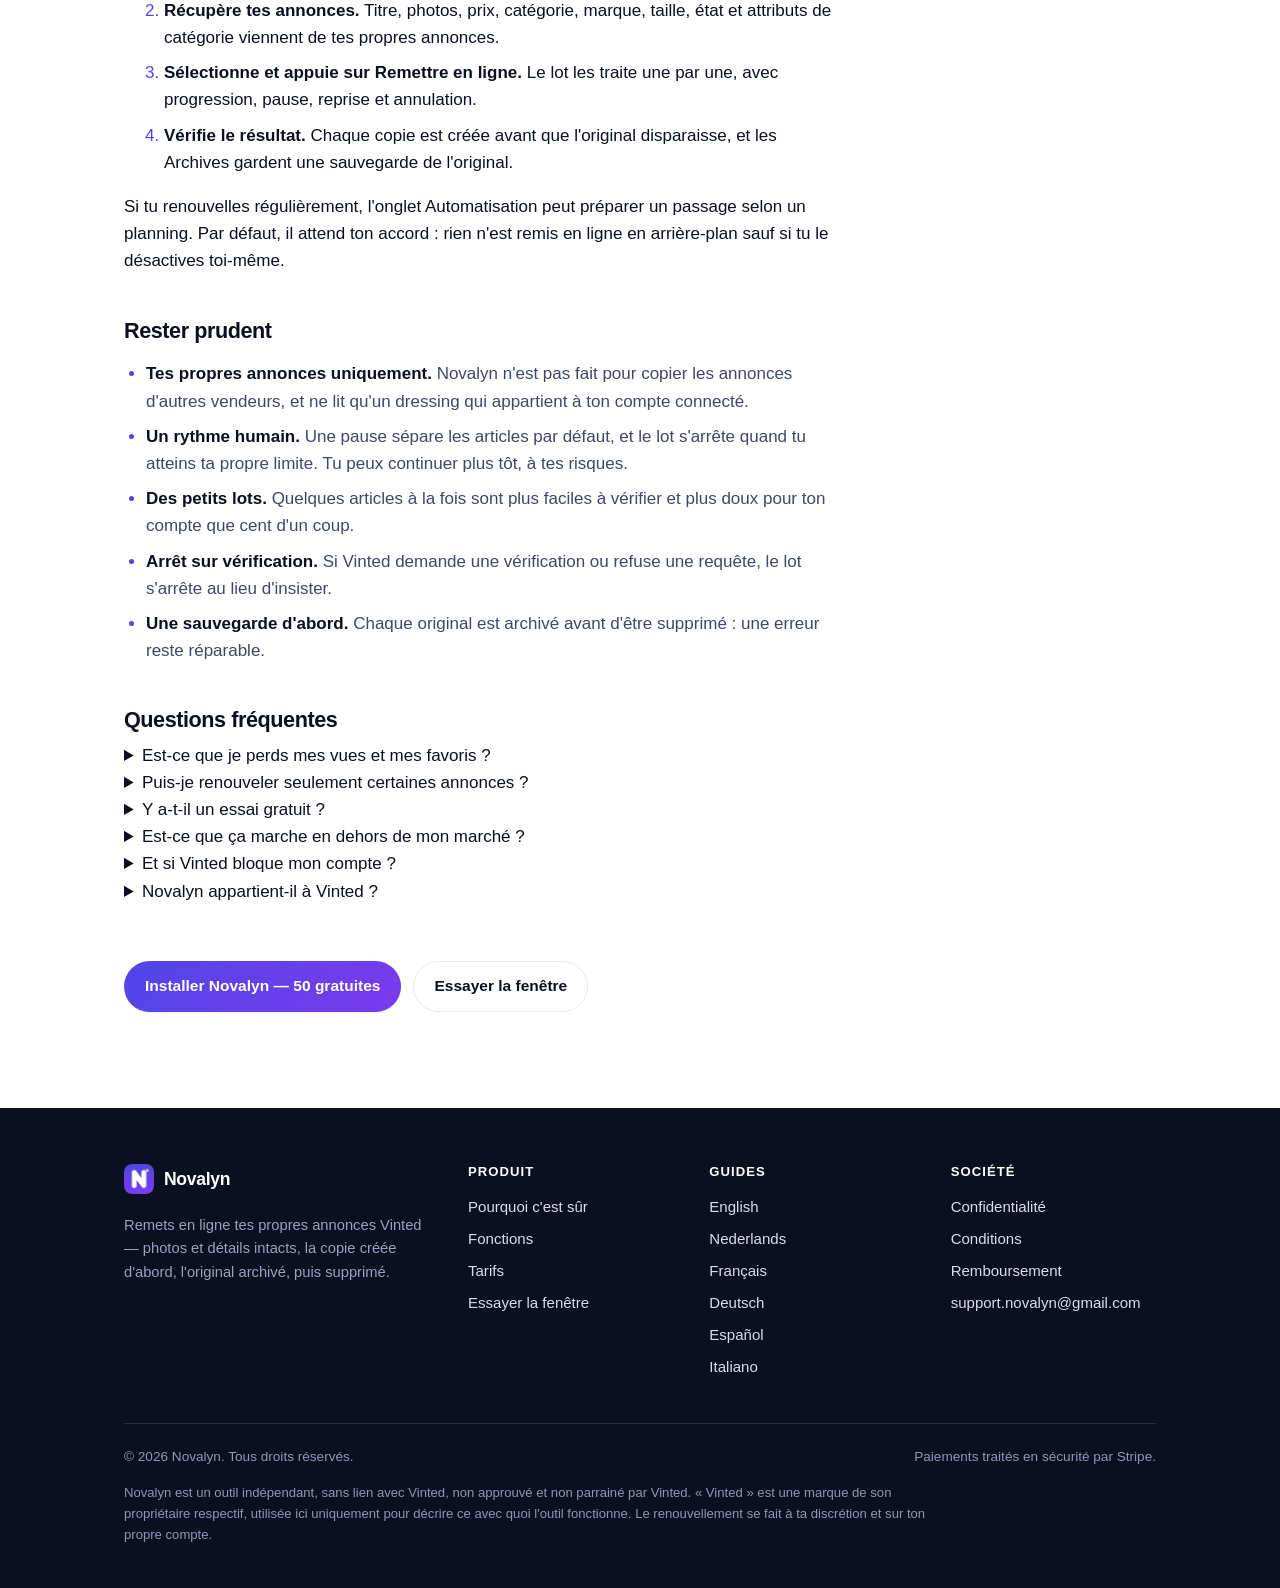
<file: renouveler-annonce-vinted.html>
<!DOCTYPE html>
<html lang="fr">
<head>
  <meta charset="utf-8" />
  <meta name="viewport" content="width=device-width, initial-scale=1" />
  <title>Renouveler une annonce Vinted (2026) — sans perdre ton annonce</title>
  <meta name="description" content="Comment renouveler une annonce Vinted : ce que ça veut dire, la méthode manuelle, et comment remettre en ligne tout ton dressing en série sans supprimer l'annonce d'origine d'abord." />
  <link rel="icon" type="image/png" href="assets/icon-128.png" />
  <link rel="apple-touch-icon" href="assets/icon-128.png" />
  <link rel="stylesheet" href="styles.css" />
  <link rel="canonical" href="https://novalyn-app.github.io/renouveler-annonce-vinted.html" />
  <link rel="alternate" hreflang="en" href="https://novalyn-app.github.io/relist-vinted.html" />
  <link rel="alternate" hreflang="nl" href="https://novalyn-app.github.io/vinted-advertenties-vernieuwen.html" />
  <link rel="alternate" hreflang="fr" href="https://novalyn-app.github.io/renouveler-annonce-vinted.html" />
  <link rel="alternate" hreflang="de" href="https://novalyn-app.github.io/vinted-anzeige-erneuern.html" />
  <link rel="alternate" hreflang="es" href="https://novalyn-app.github.io/republicar-anuncios-vinted.html" />
  <link rel="alternate" hreflang="it" href="https://novalyn-app.github.io/ripubblicare-annunci-vinted.html" />
  <link rel="alternate" hreflang="x-default" href="https://novalyn-app.github.io/relist-vinted.html" />
  <meta property="og:type" content="article" />
  <meta property="og:title" content="Renouveler une annonce Vinted (2026)" />
  <meta property="og:description" content="Ce que veut dire renouveler sur Vinted, la méthode manuelle, et comment le faire en série sans supprimer l'original d'abord." />
  <meta property="og:image" content="assets/og-card.png" />
  <meta property="og:site_name" content="Novalyn" />
  <meta property="og:locale" content="fr_FR" />
  <meta property="og:image:width" content="1280" />
  <meta property="og:image:height" content="800" />
  <meta name="twitter:card" content="summary_large_image" />
  <meta name="twitter:title" content="Renouveler une annonce Vinted (2026)" />
  <meta name="twitter:description" content="Ce que veut dire renouveler sur Vinted, la méthode manuelle, et comment le faire en série sans supprimer l'original d'abord." />
  <meta name="twitter:image" content="assets/og-card.png" />
  <script src="assets/analytics.js" defer></script>

  <script type="application/ld+json">
  {
    "@context": "https://schema.org",
    "@type": "Article",
    "headline": "Renouveler une annonce Vinted — sans perdre ton annonce",
    "description": "Ce que veut dire renouveler sur Vinted, la méthode manuelle, et comment le faire en série sans supprimer l'original d'abord.",
    "inLanguage": "fr",
    "datePublished": "2026-10-26",
    "dateModified": "2026-10-26",
    "author": {
      "@type": "Organization",
      "name": "Novalyn",
      "url": "https://novalyn-app.github.io/"
    },
    "publisher": {
      "@type": "Organization",
      "name": "Novalyn",
      "url": "https://novalyn-app.github.io/"
    },
    "image": "https://novalyn-app.github.io/assets/shots/popup-listings.png",
    "mainEntityOfPage": {
      "@type": "WebPage",
      "@id": "https://novalyn-app.github.io/renouveler-annonce-vinted.html"
    }
  }
  </script>

  <script type="application/ld+json">
  {
    "@context": "https://schema.org",
    "@type": "BreadcrumbList",
    "itemListElement": [
      {
        "@type": "ListItem",
        "position": 1,
        "name": "Novalyn",
        "item": "https://novalyn-app.github.io/"
      },
      {
        "@type": "ListItem",
        "position": 2,
        "name": "Renouveler une annonce Vinted",
        "item": "https://novalyn-app.github.io/renouveler-annonce-vinted.html"
      }
    ]
  }
  </script>
</head>
<body>
  <a class="skip-link" href="#main">Aller au contenu</a>

  <header class="site-header">
    <div class="wrap">
      <a class="brand" href="index.html"><img src="assets/icon-128.png" alt="" /><span>Novalyn</span></a>
      <nav class="nav" aria-label="Menu principal">
        <a href="index.html#safe">Pourquoi c'est sûr</a>
        <a href="index.html#features">Fonctions</a>
        <a href="index.html#pricing">Tarifs</a>
        <a class="btn btn--primary btn--sm" href="https://chromewebstore.google.com/detail/novalyn-%E2%80%94-vinted-relister/flnfapmkkmegfpbakndnlgehimpfccic">Ajouter à Chrome</a>
      </nav>
    </div>
  </header>

  <main id="main">
    <div class="wrap">
      <div class="page-head">
        <p class="meta">Guide &middot; mis à jour le 26 octobre 2026 &middot;
          <a href="relist-vinted.html" hreflang="en">English</a> ·
          <a href="vinted-advertenties-vernieuwen.html" hreflang="nl">Nederlands</a> ·
          <a href="vinted-anzeige-erneuern.html" hreflang="de">Deutsch</a> ·
          <a href="republicar-anuncios-vinted.html" hreflang="es">Español</a> ·
          <a href="ripubblicare-annunci-vinted.html" hreflang="it">Italiano</a></p>
        <h1>Renouveler une annonce Vinted — sans perdre ton annonce</h1>
        <p class="lede">Une annonce qui a vécu retrouve une place dans le catalogue quand tu la
          remets en ligne. Sur Vinted, cela veut dire : créer une copie, puis supprimer
          l'original. C'est l'ordre qui décide si tu gardes quelque chose ou non.</p>
      </div>

      <div class="prose narrow">
        <div class="callout">
          <p><strong>En bref :</strong> Vinted n'a pas de bouton « renouveler ». Tu crées une
          nouvelle annonce avec les mêmes photos et les mêmes informations, puis tu supprimes
          l'ancienne. Novalyn le fait pour tes propres annonces, en série, et enregistre d'abord
          une sauvegarde complète de chacune.</p>
        </div>

        <h2>Ce que « renouveler » veut dire sur Vinted</h2>
        <p>Quand une annonce est en ligne depuis un moment, moins d'acheteurs la voient. La
        remettre en ligne lui donne une nouvelle position dans le catalogue. Vinted n'offre pas
        de bouton « renouveler » pour tes propres articles : la seule façon est de publier une
        copie et de supprimer l'original. C'est pour ça que c'est si long à la main — chaque
        photo doit être retéléchargée puis renvoyée, et chaque champ doit correspondre.</p>
        <p>Rien ne t'oblige à renouveler, et une nouvelle annonce ne garantit pas une vente.
        C'est une seconde chance pour une annonce devenue silencieuse.</p>

        <h2>À la main : trois étapes</h2>
        <ol>
          <li><strong>Garde ce que l'annonce contient déjà.</strong> Télécharge les photos et
          note le titre, la description, le prix, la catégorie, la marque, la taille et l'état.</li>
          <li><strong>Publie une nouvelle annonce.</strong> Via « Vendre », avec les mêmes photos
          et les mêmes informations. La nouvelle annonce reçoit un nouvel identifiant.</li>
          <li><strong>Supprime l'original</strong> — seulement une fois la copie en ligne, pour
          qu'il y ait toujours quelque chose à cliquer.</li>
        </ol>
        <p>Pour un article, c'est quelques minutes. Pour dix, c'est un après-midi — et un prix
        mal saisi coûte plus que le temps gagné.</p>

        <div class="callout">
          <p><strong>Là où ça casse :</strong> beaucoup d'outils suppriment l'original d'abord et
          créent la copie ensuite. Si l'envoi échoue — une panne, une erreur de prix, un
          blocage — tu perds l'annonce, photos comprises, et tu ne les as peut-être plus. Novalyn
          fait l'inverse : copier, vérifier que la copie existe vraiment, sauvegarder, et
          seulement ensuite supprimer.</p>
        </div>

        <h2>Renouveler en série avec Novalyn</h2>
        <p>Novalyn est une extension Chrome qui fait le même copier-puis-supprimer pour les
        annonces de ton propre dressing. Elle lit tes articles depuis l'onglet où tu es déjà
        connecté : pas de compte à créer, pas de mot de passe à confier.</p>
        <ol>
          <li><strong>Installe l'extension</strong> et ouvre ton dressing Vinted dans un onglet.</li>
          <li><strong>Récupère tes annonces.</strong> Titre, photos, prix, catégorie, marque,
          taille, état et attributs de catégorie viennent de tes propres annonces.</li>
          <li><strong>Sélectionne et appuie sur Remettre en ligne.</strong> Le lot les traite une
          par une, avec progression, pause, reprise et annulation.</li>
          <li><strong>Vérifie le résultat.</strong> Chaque copie est créée avant que
          l'original disparaisse, et les Archives gardent une sauvegarde de l'original.</li>
        </ol>
        <p>Si tu renouvelles régulièrement, l'onglet Automatisation peut préparer un passage
        selon un planning. Par défaut, il attend ton accord : rien n'est remis en ligne en
        arrière-plan sauf si tu le désactives toi-même.</p>

        <h2>Rester prudent</h2>
        <ul>
          <li><strong>Tes propres annonces uniquement.</strong> Novalyn n'est pas fait pour
          copier les annonces d'autres vendeurs, et ne lit qu'un dressing qui appartient à ton
          compte connecté.</li>
          <li><strong>Un rythme humain.</strong> Une pause sépare les articles par défaut, et le
          lot s'arrête quand tu atteins ta propre limite. Tu peux continuer plus tôt, à tes
          risques.</li>
          <li><strong>Des petits lots.</strong> Quelques articles à la fois sont plus faciles à
          vérifier et plus doux pour ton compte que cent d'un coup.</li>
          <li><strong>Arrêt sur vérification.</strong> Si Vinted demande une vérification ou
          refuse une requête, le lot s'arrête au lieu d'insister.</li>
          <li><strong>Une sauvegarde d'abord.</strong> Chaque original est archivé avant d'être
          supprimé : une erreur reste réparable.</li>
        </ul>

        <h2>Questions fréquentes</h2>
        <details>
          <summary>Est-ce que je perds mes vues et mes favoris ?</summary>
          <p>Oui. La copie est une nouvelle annonce et repart de zéro. Novalyn conserve les
          anciens chiffres pour que l'onglet Résultats montre ce que l'annonce faisait avant et
          après — la seule réponse honnête à « est-ce que ça valait le coup ? ».</p>
        </details>
        <details>
          <summary>Puis-je renouveler seulement certaines annonces ?</summary>
          <p>Oui. Filtre et coche exactement ce que tu veux, ou utilise le radar pour
          présélectionner les annonces devenues silencieuses. Rien en dehors de ta sélection
          n'est touché.</p>
        </details>
        <details>
          <summary>Y a-t-il un essai gratuit ?</summary>
          <p>Tes 50 premières remises en ligne réussies sont gratuites, sans compte, et ensuite 20 par 30 jours restent gratuites. Une clé de licence supprime la limite.</p>
        </details>
        <details>
          <summary>Est-ce que ça marche en dehors de mon marché ?</summary>
          <p>Novalyn prend en charge les 29 marchés Vinted et affiche les montants dans la monnaie
          de ton marché. Il fonctionne dans l'onglet Vinted où tu es déjà connecté.</p>
        </details>
        <details>
          <summary>Et si Vinted bloque mon compte ?</summary>
          <p>C'est un risque réel, et personne qui prétend le contraire n'est honnête. Vinted
          contrôle automatiquement : cent articles en dix minutes ressemblent à un script, parce
          que c'en est un. Novalyn réduit le risque au lieu de le nier — pauses entre les
          articles, tes propres limites, et un arrêt immédiat en cas de vérification ou de « trop
          de requêtes ». Ensuite il attend, au lieu d'insister.</p>
        </details>
        <details>
          <summary>Novalyn appartient-il à Vinted ?</summary>
          <p>Non. Novalyn est un outil indépendant pour les vendeurs, sans lien avec Vinted, non
          approuvé et non parrainé par Vinted.</p>
        </details>
      </div>

      <div class="cta-row" style="margin-top:-40px;padding-bottom:80px">
        <a class="btn btn--primary" href="https://chromewebstore.google.com/detail/novalyn-%E2%80%94-vinted-relister/flnfapmkkmegfpbakndnlgehimpfccic">Installer Novalyn — 50 gratuites</a>
        <a class="btn btn--ghost" href="demo/?lang=fr">Essayer la fenêtre</a>
      </div>
    </div>
  </main>

  <footer class="site-footer">
    <div class="wrap">
      <div class="footer-grid footer-grid--4">
        <div>
          <a class="brand" href="index.html"><img src="assets/icon-128.png" alt="" /><span>Novalyn</span></a>
          <p class="footer-tag">Remets en ligne tes propres annonces Vinted — photos et détails intacts, la copie créée d'abord, l'original archivé, puis supprimé.</p>
        </div>
        <div class="footer-col">
          <h3>Produit</h3>
          <a href="index.html#safe">Pourquoi c'est sûr</a>
          <a href="index.html#features">Fonctions</a>
          <a href="index.html#pricing">Tarifs</a>
          <a href="demo/?lang=fr">Essayer la fenêtre</a>
        </div>
        <div class="footer-col">
          <h3>Guides</h3>
          <a href="relist-vinted.html" hreflang="en">English</a>
          <a href="vinted-advertenties-vernieuwen.html" hreflang="nl">Nederlands</a>
          <a href="renouveler-annonce-vinted.html" aria-current="page">Français</a>
          <a href="vinted-anzeige-erneuern.html" hreflang="de">Deutsch</a>
          <a href="republicar-anuncios-vinted.html" hreflang="es">Español</a>
          <a href="ripubblicare-annunci-vinted.html" hreflang="it">Italiano</a>
        </div>
        <div class="footer-col">
          <h3>Société</h3>
          <a href="privacy.html">Confidentialité</a>
          <a href="terms.html">Conditions</a>
          <a href="refund.html">Remboursement</a>
          <a href="mailto:support.novalyn@gmail.com">support.novalyn@gmail.com</a>
        </div>
      </div>
      <div class="footer-bottom">
        <span>&copy; 2026 Novalyn. Tous droits réservés.</span>
        <span>Paiements traités en sécurité par Stripe.</span>
      </div>
      <p class="disclaimer">
        Novalyn est un outil indépendant, sans lien avec Vinted, non approuvé et non parrainé par
        Vinted. « Vinted » est une marque de son propriétaire respectif, utilisée ici uniquement
        pour décrire ce avec quoi l'outil fonctionne. Le renouvellement se fait à ta discrétion et
        sur ton propre compte.
      </p>
    </div>
  </footer>
</body>
</html>
</file>
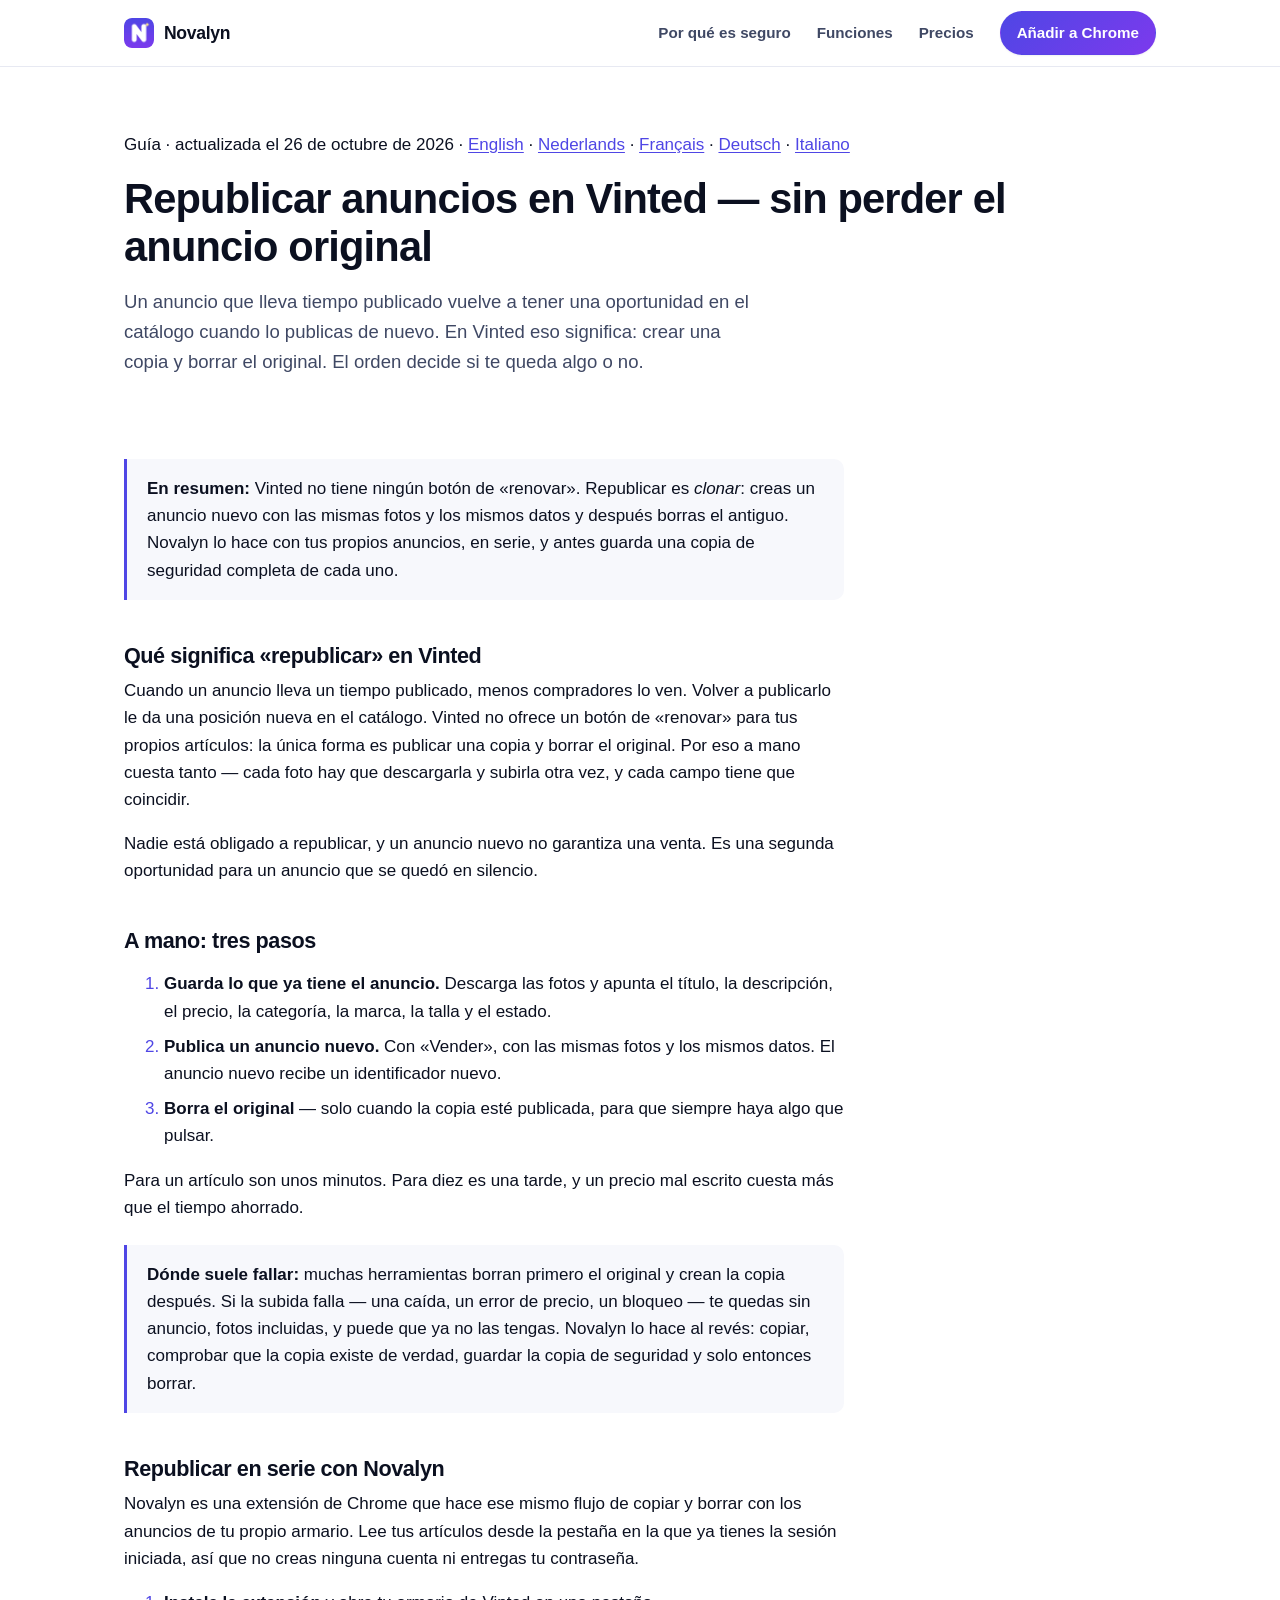
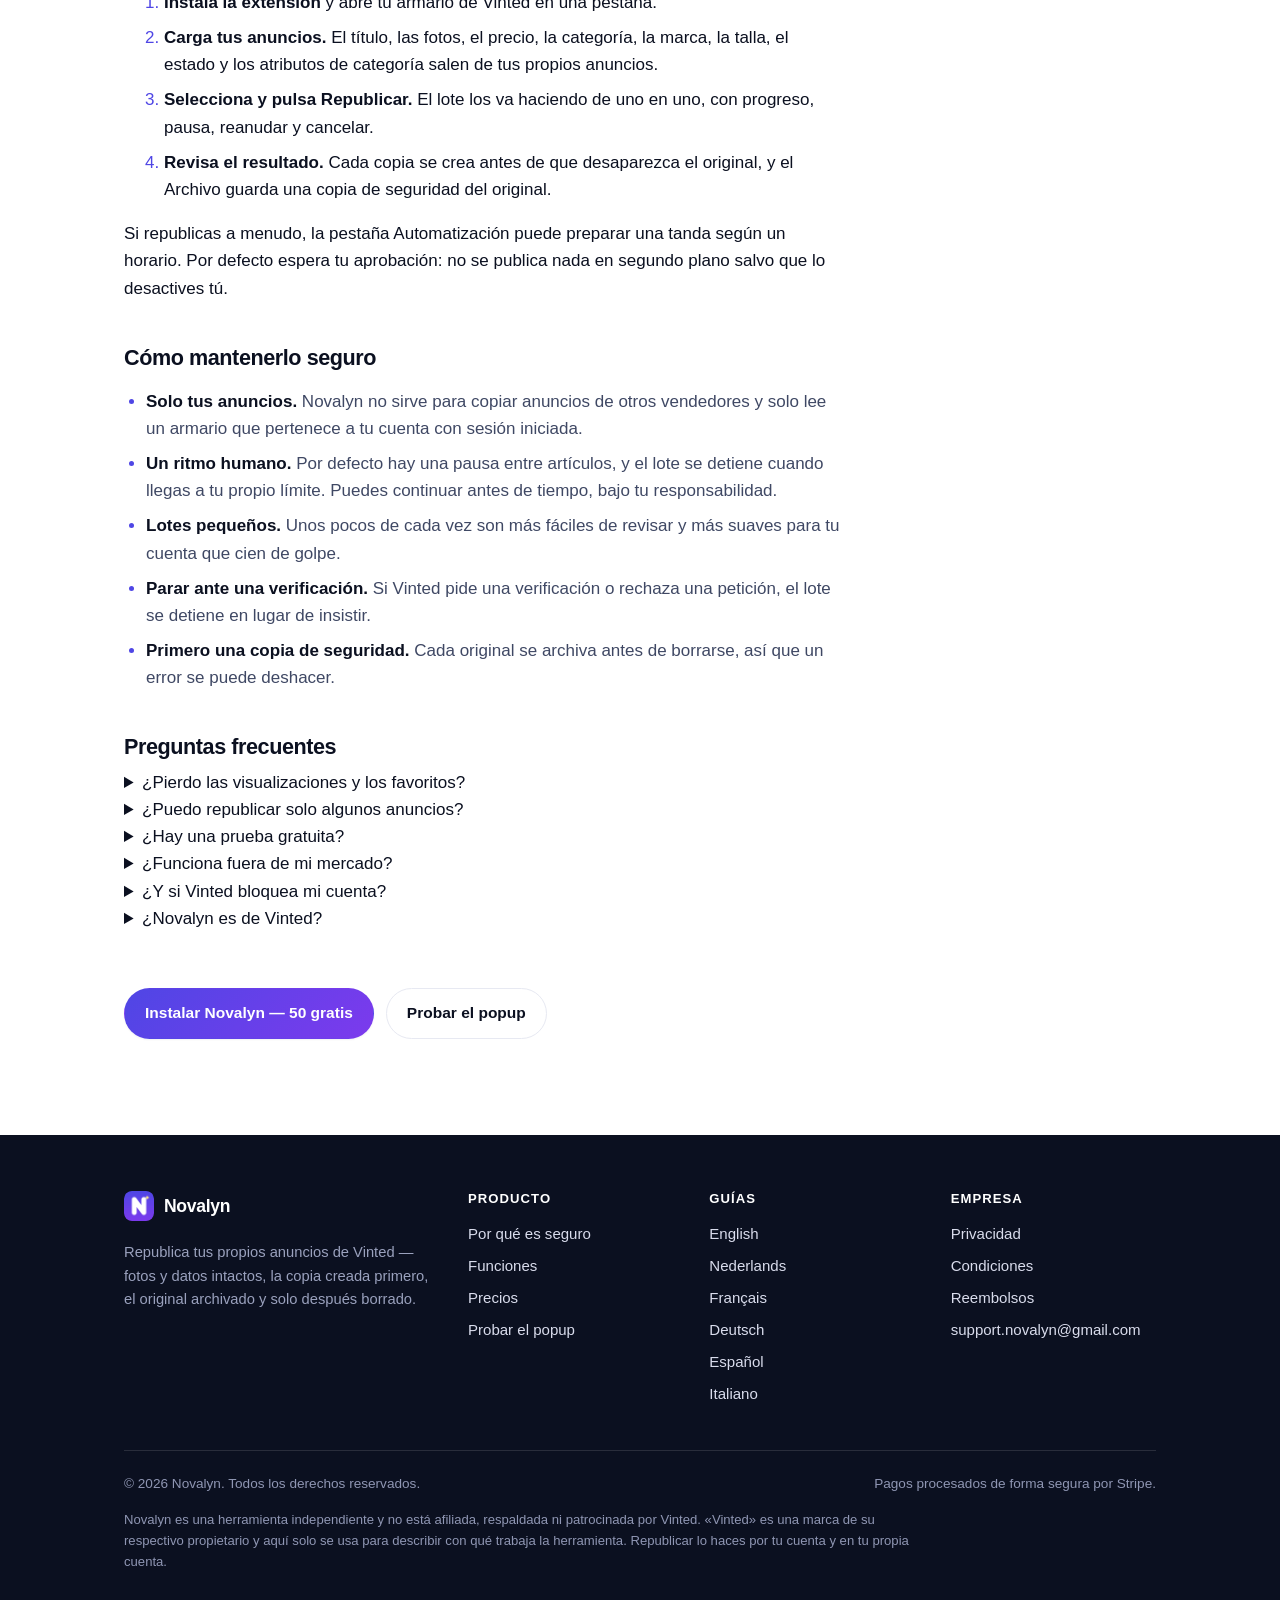
<file: republicar-anuncios-vinted.html>
<!DOCTYPE html>
<html lang="es">
<head>
  <meta charset="utf-8" />
  <meta name="viewport" content="width=device-width, initial-scale=1" />
  <title>Republicar anuncios en Vinted (2026) — sin perder el anuncio original</title>
  <meta name="description" content="Cómo republicar anuncios en Vinted: qué significa, cómo hacerlo a mano y cómo republicar tu armario entero en serie sin borrar antes el anuncio original." />
  <link rel="icon" type="image/png" href="assets/icon-128.png" />
  <link rel="apple-touch-icon" href="assets/icon-128.png" />
  <link rel="stylesheet" href="styles.css" />
  <link rel="canonical" href="https://novalyn-app.github.io/republicar-anuncios-vinted.html" />
  <link rel="alternate" hreflang="en" href="https://novalyn-app.github.io/relist-vinted.html" />
  <link rel="alternate" hreflang="nl" href="https://novalyn-app.github.io/vinted-advertenties-vernieuwen.html" />
  <link rel="alternate" hreflang="fr" href="https://novalyn-app.github.io/renouveler-annonce-vinted.html" />
  <link rel="alternate" hreflang="de" href="https://novalyn-app.github.io/vinted-anzeige-erneuern.html" />
  <link rel="alternate" hreflang="es" href="https://novalyn-app.github.io/republicar-anuncios-vinted.html" />
  <link rel="alternate" hreflang="it" href="https://novalyn-app.github.io/ripubblicare-annunci-vinted.html" />
  <link rel="alternate" hreflang="x-default" href="https://novalyn-app.github.io/relist-vinted.html" />
  <meta property="og:type" content="article" />
  <meta property="og:title" content="Republicar anuncios en Vinted (2026)" />
  <meta property="og:description" content="Qué significa republicar en Vinted, el camino manual y cómo hacerlo en serie sin borrar el original primero." />
  <meta property="og:image" content="assets/og-card.png" />
  <meta property="og:site_name" content="Novalyn" />
  <meta property="og:locale" content="es_ES" />
  <meta property="og:image:width" content="1280" />
  <meta property="og:image:height" content="800" />
  <meta name="twitter:card" content="summary_large_image" />
  <meta name="twitter:title" content="Republicar anuncios en Vinted (2026)" />
  <meta name="twitter:description" content="Qué significa republicar en Vinted, el camino manual y cómo hacerlo en serie sin borrar el original primero." />
  <meta name="twitter:image" content="assets/og-card.png" />
  <script src="assets/analytics.js" defer></script>

  <script type="application/ld+json">
  {
    "@context": "https://schema.org",
    "@type": "Article",
    "headline": "Republicar anuncios en Vinted — sin perder el anuncio original",
    "description": "Qué significa republicar en Vinted, el camino manual y cómo hacerlo en serie sin borrar el original primero.",
    "inLanguage": "es",
    "datePublished": "2026-10-26",
    "dateModified": "2026-10-26",
    "author": {
      "@type": "Organization",
      "name": "Novalyn",
      "url": "https://novalyn-app.github.io/"
    },
    "publisher": {
      "@type": "Organization",
      "name": "Novalyn",
      "url": "https://novalyn-app.github.io/"
    },
    "image": "https://novalyn-app.github.io/assets/shots/popup-listings.png",
    "mainEntityOfPage": {
      "@type": "WebPage",
      "@id": "https://novalyn-app.github.io/republicar-anuncios-vinted.html"
    }
  }
  </script>

  <script type="application/ld+json">
  {
    "@context": "https://schema.org",
    "@type": "BreadcrumbList",
    "itemListElement": [
      {
        "@type": "ListItem",
        "position": 1,
        "name": "Novalyn",
        "item": "https://novalyn-app.github.io/"
      },
      {
        "@type": "ListItem",
        "position": 2,
        "name": "Republicar anuncios en Vinted",
        "item": "https://novalyn-app.github.io/republicar-anuncios-vinted.html"
      }
    ]
  }
  </script>
</head>
<body>
  <a class="skip-link" href="#main">Ir al contenido</a>

  <header class="site-header">
    <div class="wrap">
      <a class="brand" href="index.html"><img src="assets/icon-128.png" alt="" /><span>Novalyn</span></a>
      <nav class="nav" aria-label="Menú principal">
        <a href="index.html#safe">Por qué es seguro</a>
        <a href="index.html#features">Funciones</a>
        <a href="index.html#pricing">Precios</a>
        <a class="btn btn--primary btn--sm" href="https://chromewebstore.google.com/detail/novalyn-%E2%80%94-vinted-relister/flnfapmkkmegfpbakndnlgehimpfccic">Añadir a Chrome</a>
      </nav>
    </div>
  </header>

  <main id="main">
    <div class="wrap">
      <div class="page-head">
        <p class="meta">Guía &middot; actualizada el 26 de octubre de 2026 &middot;
          <a href="relist-vinted.html" hreflang="en">English</a> ·
          <a href="vinted-advertenties-vernieuwen.html" hreflang="nl">Nederlands</a> ·
          <a href="renouveler-annonce-vinted.html" hreflang="fr">Français</a> ·
          <a href="vinted-anzeige-erneuern.html" hreflang="de">Deutsch</a> ·
          <a href="ripubblicare-annunci-vinted.html" hreflang="it">Italiano</a></p>
        <h1>Republicar anuncios en Vinted — sin perder el anuncio original</h1>
        <p class="lede">Un anuncio que lleva tiempo publicado vuelve a tener una oportunidad en el
          catálogo cuando lo publicas de nuevo. En Vinted eso significa: crear una copia y borrar
          el original. El orden decide si te queda algo o no.</p>
      </div>

      <div class="prose narrow">
        <div class="callout">
          <p><strong>En resumen:</strong> Vinted no tiene ningún botón de «renovar». Republicar es
          <em>clonar</em>: creas un anuncio nuevo con las mismas fotos y los mismos datos y después
          borras el antiguo. Novalyn lo hace con tus propios anuncios, en serie, y antes guarda una
          copia de seguridad completa de cada uno.</p>
        </div>

        <h2>Qué significa «republicar» en Vinted</h2>
        <p>Cuando un anuncio lleva un tiempo publicado, menos compradores lo ven. Volver a
        publicarlo le da una posición nueva en el catálogo. Vinted no ofrece un botón de
        «renovar» para tus propios artículos: la única forma es publicar una copia y borrar el
        original. Por eso a mano cuesta tanto — cada foto hay que descargarla y subirla otra vez,
        y cada campo tiene que coincidir.</p>
        <p>Nadie está obligado a republicar, y un anuncio nuevo no garantiza una venta. Es una
        segunda oportunidad para un anuncio que se quedó en silencio.</p>

        <h2>A mano: tres pasos</h2>
        <ol>
          <li><strong>Guarda lo que ya tiene el anuncio.</strong> Descarga las fotos y apunta el
          título, la descripción, el precio, la categoría, la marca, la talla y el estado.</li>
          <li><strong>Publica un anuncio nuevo.</strong> Con «Vender», con las mismas fotos y los
          mismos datos. El anuncio nuevo recibe un identificador nuevo.</li>
          <li><strong>Borra el original</strong> — solo cuando la copia esté publicada, para que
          siempre haya algo que pulsar.</li>
        </ol>
        <p>Para un artículo son unos minutos. Para diez es una tarde, y un precio mal escrito
        cuesta más que el tiempo ahorrado.</p>

        <div class="callout">
          <p><strong>Dónde suele fallar:</strong> muchas herramientas borran primero el original y
          crean la copia después. Si la subida falla — una caída, un error de precio, un bloqueo —
          te quedas sin anuncio, fotos incluidas, y puede que ya no las tengas. Novalyn lo hace al
          revés: copiar, comprobar que la copia existe de verdad, guardar la copia de seguridad y
          solo entonces borrar.</p>
        </div>

        <h2>Republicar en serie con Novalyn</h2>
        <p>Novalyn es una extensión de Chrome que hace ese mismo flujo de copiar y borrar con los
        anuncios de tu propio armario. Lee tus artículos desde la pestaña en la que ya tienes la
        sesión iniciada, así que no creas ninguna cuenta ni entregas tu contraseña.</p>
        <ol>
          <li><strong>Instala la extensión</strong> y abre tu armario de Vinted en una pestaña.</li>
          <li><strong>Carga tus anuncios.</strong> El título, las fotos, el precio, la categoría,
          la marca, la talla, el estado y los atributos de categoría salen de tus propios
          anuncios.</li>
          <li><strong>Selecciona y pulsa Republicar.</strong> El lote los va haciendo de uno en
          uno, con progreso, pausa, reanudar y cancelar.</li>
          <li><strong>Revisa el resultado.</strong> Cada copia se crea antes de que
          desaparezca el original, y el Archivo guarda una copia de seguridad del original.</li>
        </ol>
        <p>Si republicas a menudo, la pestaña Automatización puede preparar una tanda según un
        horario. Por defecto espera tu aprobación: no se publica nada en segundo plano salvo que
        lo desactives tú.</p>

        <h2>Cómo mantenerlo seguro</h2>
        <ul>
          <li><strong>Solo tus anuncios.</strong> Novalyn no sirve para copiar anuncios de otros
          vendedores y solo lee un armario que pertenece a tu cuenta con sesión iniciada.</li>
          <li><strong>Un ritmo humano.</strong> Por defecto hay una pausa entre artículos, y el
          lote se detiene cuando llegas a tu propio límite. Puedes continuar antes de tiempo, bajo
          tu responsabilidad.</li>
          <li><strong>Lotes pequeños.</strong> Unos pocos de cada vez son más fáciles de revisar y
          más suaves para tu cuenta que cien de golpe.</li>
          <li><strong>Parar ante una verificación.</strong> Si Vinted pide una verificación o
          rechaza una petición, el lote se detiene en lugar de insistir.</li>
          <li><strong>Primero una copia de seguridad.</strong> Cada original se archiva antes de
          borrarse, así que un error se puede deshacer.</li>
        </ul>

        <h2>Preguntas frecuentes</h2>
        <details>
          <summary>¿Pierdo las visualizaciones y los favoritos?</summary>
          <p>Sí. La copia es un anuncio nuevo y empieza de cero. Novalyn guarda los datos
          anteriores para que la pestaña Resultados muestre cómo iba el anuncio antes y después —
          la única respuesta honesta a «¿ha valido la pena?».</p>
        </details>
        <details>
          <summary>¿Puedo republicar solo algunos anuncios?</summary>
          <p>Sí. Filtra y marca exactamente lo que quieras, o usa el radar para preseleccionar los
          anuncios que se han quedado en silencio. Nada fuera de tu selección se toca.</p>
        </details>
        <details>
          <summary>¿Hay una prueba gratuita?</summary>
          <p>Tus primeras 50 republicaciones correctas son gratis y sin cuenta, y después siguen siendo gratis 20 cada 30 días. Una clave de licencia quita el límite.</p>
        </details>
        <details>
          <summary>¿Funciona fuera de mi mercado?</summary>
          <p>Novalyn admite los 29 mercados de Vinted y muestra los importes en la moneda de tu
          mercado. Funciona en la pestaña de Vinted en la que ya tienes la sesión iniciada.</p>
        </details>
        <details>
          <summary>¿Y si Vinted bloquea mi cuenta?</summary>
          <p>Es un riesgo real, y quien diga lo contrario te está vendiendo algo. Vinted revisa de
          forma automática: cien artículos en diez minutos parecen un script, porque lo son.
          Novalyn reduce el riesgo en lugar de negarlo — pausas entre artículos, tus propios
          límites y una parada inmediata si aparece una verificación o un «demasiadas
          solicitudes». Después espera, en lugar de insistir.</p>
        </details>
        <details>
          <summary>¿Novalyn es de Vinted?</summary>
          <p>No. Novalyn es una herramienta independiente para vendedores, sin relación con
          Vinted, no aprobada ni patrocinada por Vinted.</p>
        </details>
      </div>

      <div class="cta-row" style="margin-top:-40px;padding-bottom:80px">
        <a class="btn btn--primary" href="https://chromewebstore.google.com/detail/novalyn-%E2%80%94-vinted-relister/flnfapmkkmegfpbakndnlgehimpfccic">Instalar Novalyn — 50 gratis</a>
        <a class="btn btn--ghost" href="demo/?lang=es">Probar el popup</a>
      </div>
    </div>
  </main>

  <footer class="site-footer">
    <div class="wrap">
      <div class="footer-grid footer-grid--4">
        <div>
          <a class="brand" href="index.html"><img src="assets/icon-128.png" alt="" /><span>Novalyn</span></a>
          <p class="footer-tag">Republica tus propios anuncios de Vinted — fotos y datos intactos, la copia creada primero, el original archivado y solo después borrado.</p>
        </div>
        <div class="footer-col">
          <h3>Producto</h3>
          <a href="index.html#safe">Por qué es seguro</a>
          <a href="index.html#features">Funciones</a>
          <a href="index.html#pricing">Precios</a>
          <a href="demo/?lang=es">Probar el popup</a>
        </div>
        <div class="footer-col">
          <h3>Guías</h3>
          <a href="relist-vinted.html" hreflang="en">English</a>
          <a href="vinted-advertenties-vernieuwen.html" hreflang="nl">Nederlands</a>
          <a href="renouveler-annonce-vinted.html" hreflang="fr">Français</a>
          <a href="vinted-anzeige-erneuern.html" hreflang="de">Deutsch</a>
          <a href="republicar-anuncios-vinted.html" aria-current="page">Español</a>
          <a href="ripubblicare-annunci-vinted.html" hreflang="it">Italiano</a>
        </div>
        <div class="footer-col">
          <h3>Empresa</h3>
          <a href="privacy.html">Privacidad</a>
          <a href="terms.html">Condiciones</a>
          <a href="refund.html">Reembolsos</a>
          <a href="mailto:support.novalyn@gmail.com">support.novalyn@gmail.com</a>
        </div>
      </div>
      <div class="footer-bottom">
        <span>&copy; 2026 Novalyn. Todos los derechos reservados.</span>
        <span>Pagos procesados de forma segura por Stripe.</span>
      </div>
      <p class="disclaimer">
        Novalyn es una herramienta independiente y no está afiliada, respaldada ni patrocinada por
        Vinted. «Vinted» es una marca de su respectivo propietario y aquí solo se usa para
        describir con qué trabaja la herramienta. Republicar lo haces por tu cuenta y en tu propia
        cuenta.
      </p>
    </div>
  </footer>
</body>
</html>
</file>
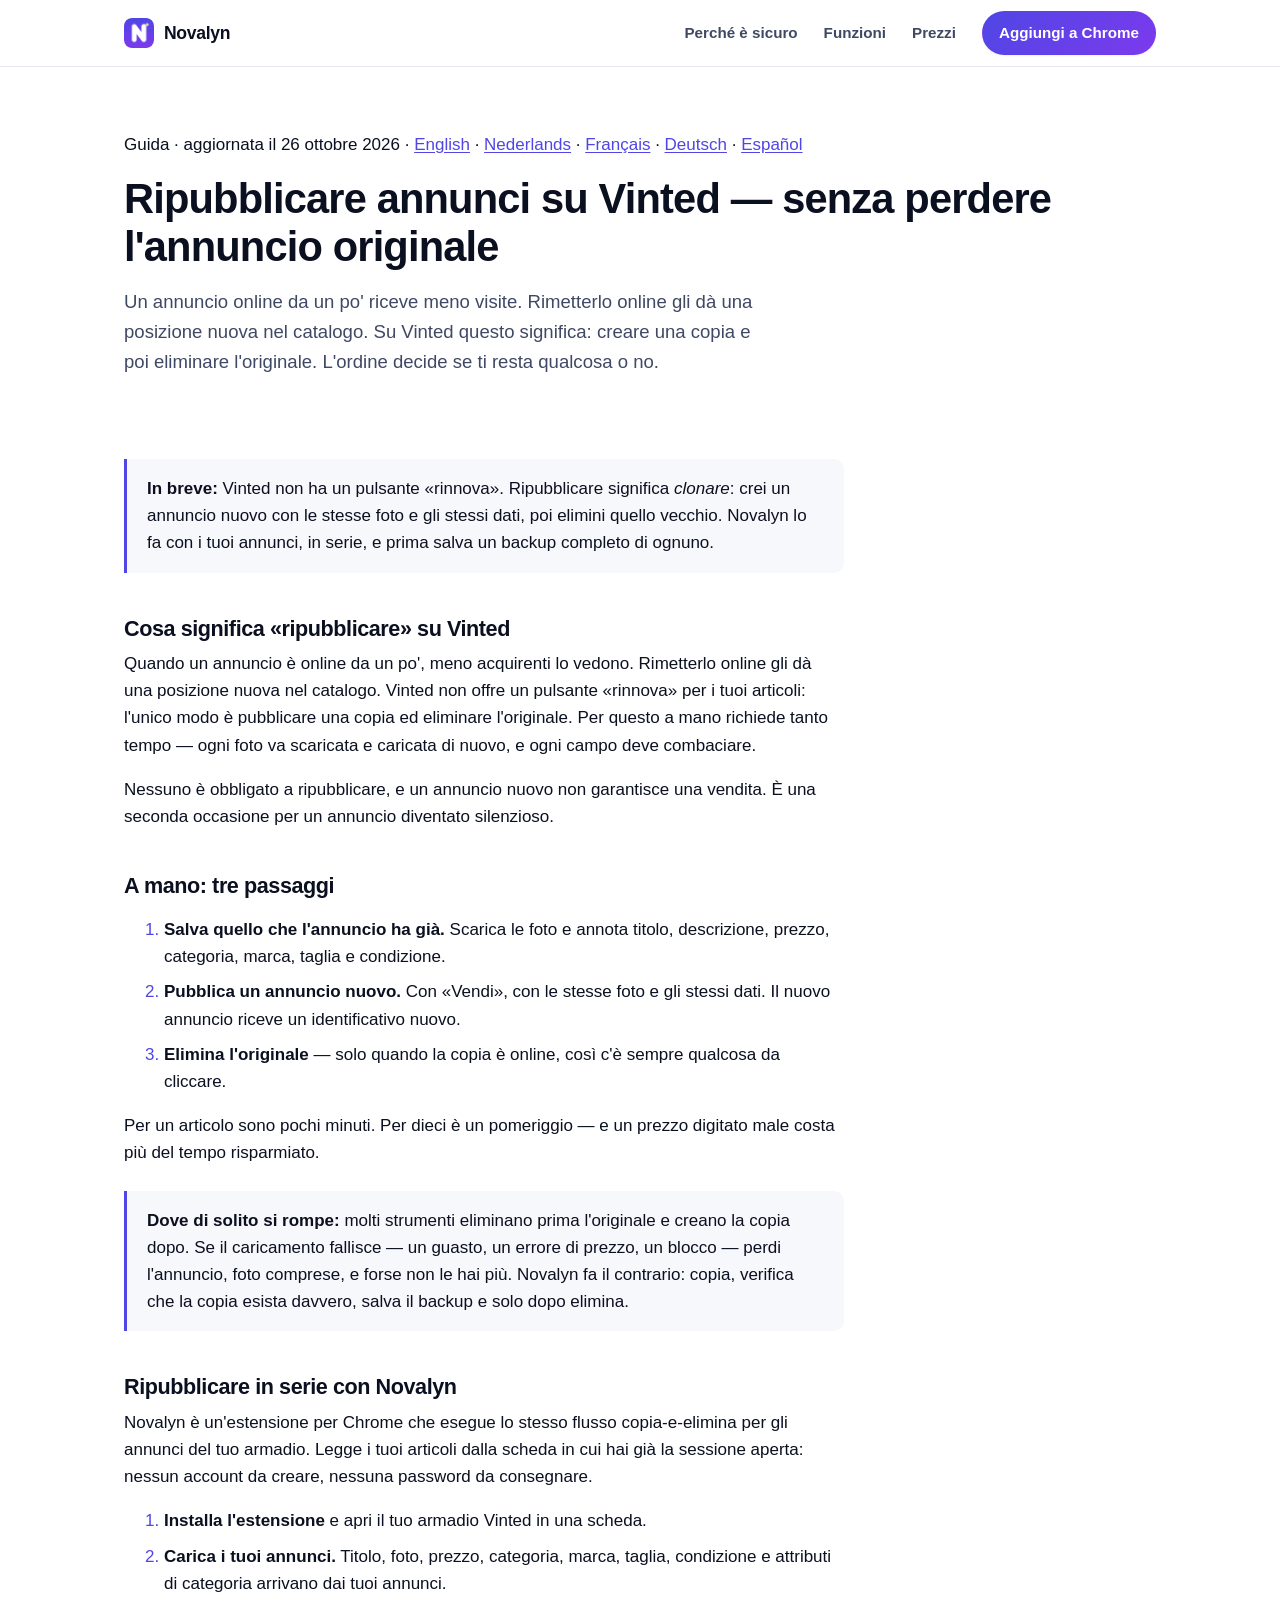
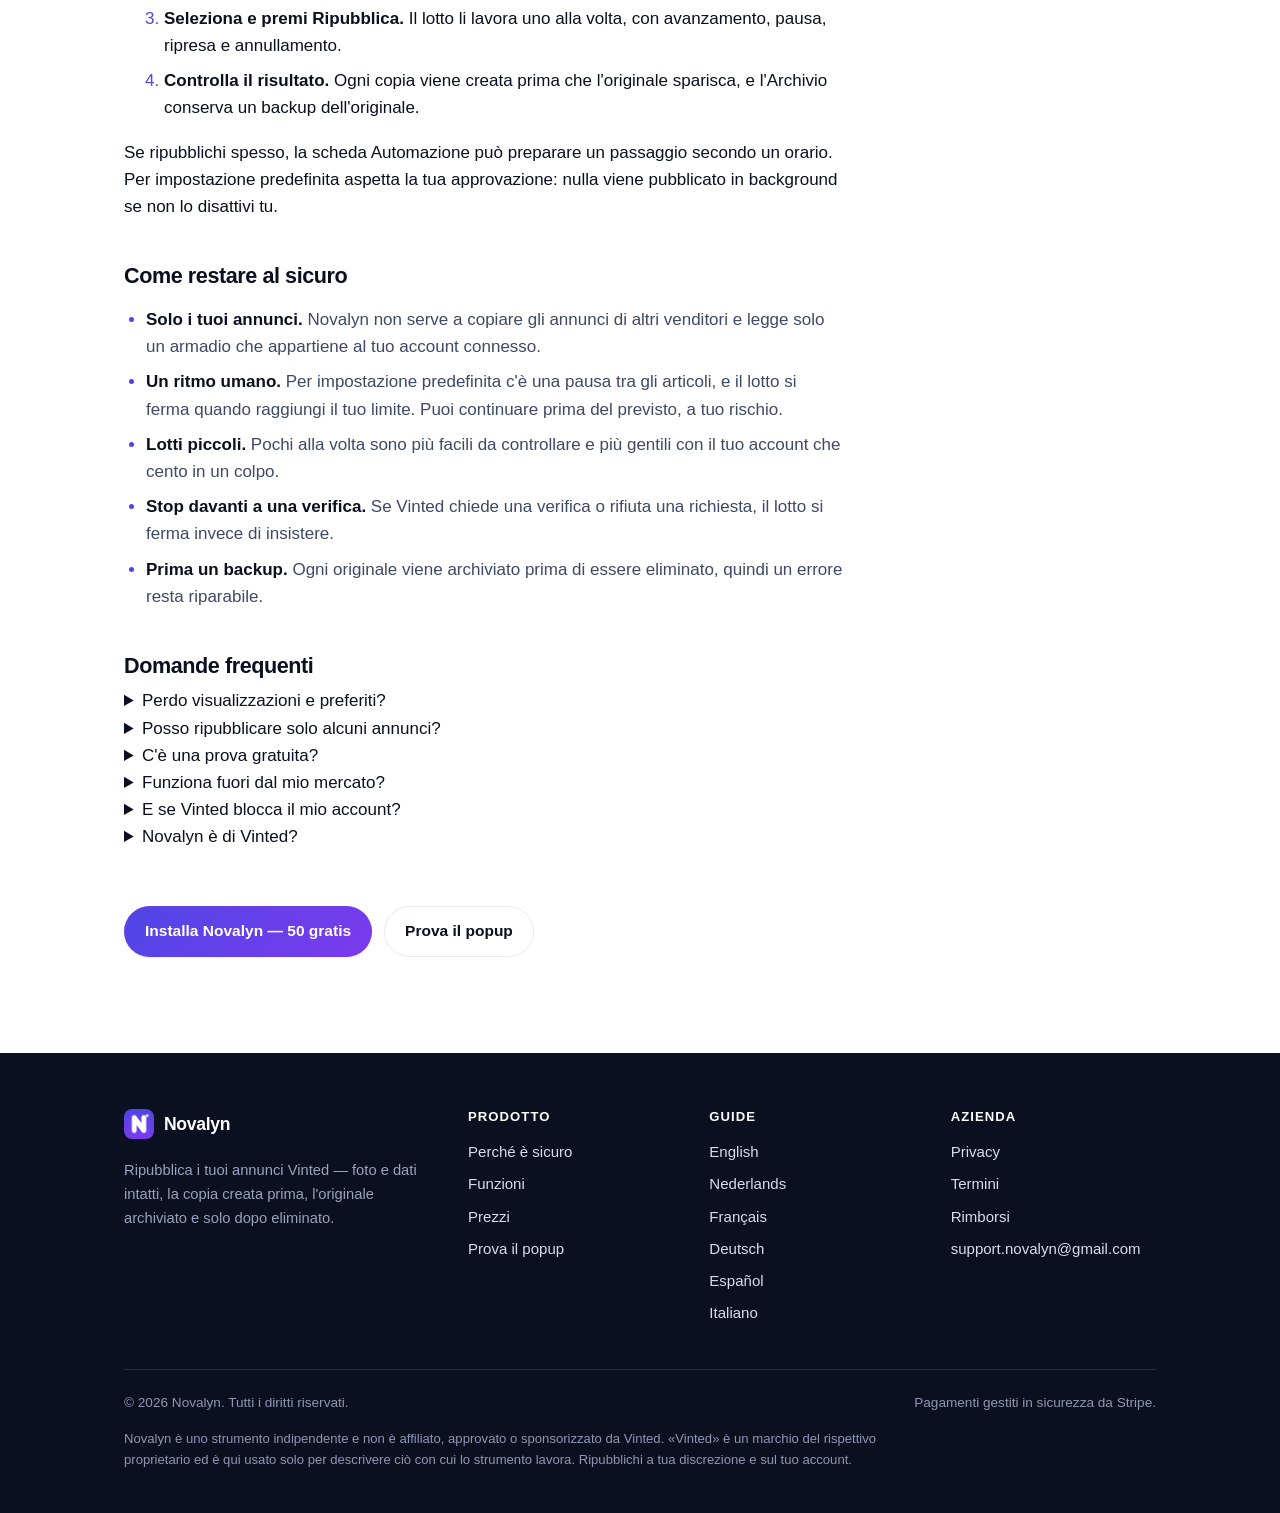
<file: ripubblicare-annunci-vinted.html>
<!DOCTYPE html>
<html lang="it">
<head>
  <meta charset="utf-8" />
  <meta name="viewport" content="width=device-width, initial-scale=1" />
  <title>Ripubblicare annunci su Vinted (2026) — senza perdere l'annuncio originale</title>
  <meta name="description" content="Come ripubblicare un annuncio su Vinted: cosa significa, il metodo manuale e come ripubblicare tutto il tuo armadio in serie senza eliminare prima l'originale." />
  <link rel="icon" type="image/png" href="assets/icon-128.png" />
  <link rel="apple-touch-icon" href="assets/icon-128.png" />
  <link rel="stylesheet" href="styles.css" />
  <link rel="canonical" href="https://novalyn-app.github.io/ripubblicare-annunci-vinted.html" />
  <link rel="alternate" hreflang="en" href="https://novalyn-app.github.io/relist-vinted.html" />
  <link rel="alternate" hreflang="nl" href="https://novalyn-app.github.io/vinted-advertenties-vernieuwen.html" />
  <link rel="alternate" hreflang="fr" href="https://novalyn-app.github.io/renouveler-annonce-vinted.html" />
  <link rel="alternate" hreflang="de" href="https://novalyn-app.github.io/vinted-anzeige-erneuern.html" />
  <link rel="alternate" hreflang="es" href="https://novalyn-app.github.io/republicar-anuncios-vinted.html" />
  <link rel="alternate" hreflang="it" href="https://novalyn-app.github.io/ripubblicare-annunci-vinted.html" />
  <link rel="alternate" hreflang="x-default" href="https://novalyn-app.github.io/relist-vinted.html" />
  <meta property="og:type" content="article" />
  <meta property="og:title" content="Ripubblicare annunci su Vinted (2026)" />
  <meta property="og:description" content="Cosa significa ripubblicare su Vinted, il metodo manuale e come farlo in serie senza eliminare prima l'originale." />
  <meta property="og:image" content="assets/og-card.png" />
  <meta property="og:site_name" content="Novalyn" />
  <meta property="og:locale" content="it_IT" />
  <meta property="og:image:width" content="1280" />
  <meta property="og:image:height" content="800" />
  <meta name="twitter:card" content="summary_large_image" />
  <meta name="twitter:title" content="Ripubblicare annunci su Vinted (2026)" />
  <meta name="twitter:description" content="Cosa significa ripubblicare su Vinted, il metodo manuale e come farlo in serie senza eliminare prima l'originale." />
  <meta name="twitter:image" content="assets/og-card.png" />
  <script src="assets/analytics.js" defer></script>

  <script type="application/ld+json">
  {
    "@context": "https://schema.org",
    "@type": "Article",
    "headline": "Ripubblicare annunci su Vinted — senza perdere l'annuncio originale",
    "description": "Cosa significa ripubblicare su Vinted, il metodo manuale e come farlo in serie senza eliminare prima l'originale.",
    "inLanguage": "it",
    "datePublished": "2026-10-26",
    "dateModified": "2026-10-26",
    "author": {
      "@type": "Organization",
      "name": "Novalyn",
      "url": "https://novalyn-app.github.io/"
    },
    "publisher": {
      "@type": "Organization",
      "name": "Novalyn",
      "url": "https://novalyn-app.github.io/"
    },
    "image": "https://novalyn-app.github.io/assets/shots/popup-listings.png",
    "mainEntityOfPage": {
      "@type": "WebPage",
      "@id": "https://novalyn-app.github.io/ripubblicare-annunci-vinted.html"
    }
  }
  </script>

  <script type="application/ld+json">
  {
    "@context": "https://schema.org",
    "@type": "BreadcrumbList",
    "itemListElement": [
      {
        "@type": "ListItem",
        "position": 1,
        "name": "Novalyn",
        "item": "https://novalyn-app.github.io/"
      },
      {
        "@type": "ListItem",
        "position": 2,
        "name": "Ripubblicare annunci su Vinted",
        "item": "https://novalyn-app.github.io/ripubblicare-annunci-vinted.html"
      }
    ]
  }
  </script>
</head>
<body>
  <a class="skip-link" href="#main">Vai al contenuto</a>

  <header class="site-header">
    <div class="wrap">
      <a class="brand" href="index.html"><img src="assets/icon-128.png" alt="" /><span>Novalyn</span></a>
      <nav class="nav" aria-label="Menu principale">
        <a href="index.html#safe">Perché è sicuro</a>
        <a href="index.html#features">Funzioni</a>
        <a href="index.html#pricing">Prezzi</a>
        <a class="btn btn--primary btn--sm" href="https://chromewebstore.google.com/detail/novalyn-%E2%80%94-vinted-relister/flnfapmkkmegfpbakndnlgehimpfccic">Aggiungi a Chrome</a>
      </nav>
    </div>
  </header>

  <main id="main">
    <div class="wrap">
      <div class="page-head">
        <p class="meta">Guida &middot; aggiornata il 26 ottobre 2026 &middot;
          <a href="relist-vinted.html" hreflang="en">English</a> ·
          <a href="vinted-advertenties-vernieuwen.html" hreflang="nl">Nederlands</a> ·
          <a href="renouveler-annonce-vinted.html" hreflang="fr">Français</a> ·
          <a href="vinted-anzeige-erneuern.html" hreflang="de">Deutsch</a> ·
          <a href="republicar-anuncios-vinted.html" hreflang="es">Español</a></p>
        <h1>Ripubblicare annunci su Vinted — senza perdere l'annuncio originale</h1>
        <p class="lede">Un annuncio online da un po' riceve meno visite. Rimetterlo online gli dà
          una posizione nuova nel catalogo. Su Vinted questo significa: creare una copia e poi
          eliminare l'originale. L'ordine decide se ti resta qualcosa o no.</p>
      </div>

      <div class="prose narrow">
        <div class="callout">
          <p><strong>In breve:</strong> Vinted non ha un pulsante «rinnova». Ripubblicare significa
          <em>clonare</em>: crei un annuncio nuovo con le stesse foto e gli stessi dati, poi elimini
          quello vecchio. Novalyn lo fa con i tuoi annunci, in serie, e prima salva un backup
          completo di ognuno.</p>
        </div>

        <h2>Cosa significa «ripubblicare» su Vinted</h2>
        <p>Quando un annuncio è online da un po', meno acquirenti lo vedono. Rimetterlo online gli
        dà una posizione nuova nel catalogo. Vinted non offre un pulsante «rinnova» per i tuoi
        articoli: l'unico modo è pubblicare una copia ed eliminare l'originale. Per questo a mano
        richiede tanto tempo — ogni foto va scaricata e caricata di nuovo, e ogni campo deve
        combaciare.</p>
        <p>Nessuno è obbligato a ripubblicare, e un annuncio nuovo non garantisce una vendita. È
        una seconda occasione per un annuncio diventato silenzioso.</p>

        <h2>A mano: tre passaggi</h2>
        <ol>
          <li><strong>Salva quello che l'annuncio ha già.</strong> Scarica le foto e annota titolo,
          descrizione, prezzo, categoria, marca, taglia e condizione.</li>
          <li><strong>Pubblica un annuncio nuovo.</strong> Con «Vendi», con le stesse foto e gli
          stessi dati. Il nuovo annuncio riceve un identificativo nuovo.</li>
          <li><strong>Elimina l'originale</strong> — solo quando la copia è online, così c'è sempre
          qualcosa da cliccare.</li>
        </ol>
        <p>Per un articolo sono pochi minuti. Per dieci è un pomeriggio — e un prezzo digitato male
        costa più del tempo risparmiato.</p>

        <div class="callout">
          <p><strong>Dove di solito si rompe:</strong> molti strumenti eliminano prima l'originale e
          creano la copia dopo. Se il caricamento fallisce — un guasto, un errore di prezzo, un
          blocco — perdi l'annuncio, foto comprese, e forse non le hai più. Novalyn fa il
          contrario: copia, verifica che la copia esista davvero, salva il backup e solo dopo
          elimina.</p>
        </div>

        <h2>Ripubblicare in serie con Novalyn</h2>
        <p>Novalyn è un'estensione per Chrome che esegue lo stesso flusso copia-e-elimina per gli
        annunci del tuo armadio. Legge i tuoi articoli dalla scheda in cui hai già la sessione
        aperta: nessun account da creare, nessuna password da consegnare.</p>
        <ol>
          <li><strong>Installa l'estensione</strong> e apri il tuo armadio Vinted in una scheda.</li>
          <li><strong>Carica i tuoi annunci.</strong> Titolo, foto, prezzo, categoria, marca,
          taglia, condizione e attributi di categoria arrivano dai tuoi annunci.</li>
          <li><strong>Seleziona e premi Ripubblica.</strong> Il lotto li lavora uno alla volta, con
          avanzamento, pausa, ripresa e annullamento.</li>
          <li><strong>Controlla il risultato.</strong> Ogni copia viene creata prima che
          l'originale sparisca, e l'Archivio conserva un backup dell'originale.</li>
        </ol>
        <p>Se ripubblichi spesso, la scheda Automazione può preparare un passaggio secondo un
        orario. Per impostazione predefinita aspetta la tua approvazione: nulla viene pubblicato in
        background se non lo disattivi tu.</p>

        <h2>Come restare al sicuro</h2>
        <ul>
          <li><strong>Solo i tuoi annunci.</strong> Novalyn non serve a copiare gli annunci di
          altri venditori e legge solo un armadio che appartiene al tuo account connesso.</li>
          <li><strong>Un ritmo umano.</strong> Per impostazione predefinita c'è una pausa tra gli
          articoli, e il lotto si ferma quando raggiungi il tuo limite. Puoi continuare prima del
          previsto, a tuo rischio.</li>
          <li><strong>Lotti piccoli.</strong> Pochi alla volta sono più facili da controllare e più
          gentili con il tuo account che cento in un colpo.</li>
          <li><strong>Stop davanti a una verifica.</strong> Se Vinted chiede una verifica o rifiuta
          una richiesta, il lotto si ferma invece di insistere.</li>
          <li><strong>Prima un backup.</strong> Ogni originale viene archiviato prima di essere
          eliminato, quindi un errore resta riparabile.</li>
        </ul>

        <h2>Domande frequenti</h2>
        <details>
          <summary>Perdo visualizzazioni e preferiti?</summary>
          <p>Sì. La copia è un annuncio nuovo e riparte da zero. Novalyn conserva i dati
          precedenti, così la scheda Risultati mostra come andava l'annuncio prima e dopo — l'unica
          risposta onesta a «ne è valsa la pena?».</p>
        </details>
        <details>
          <summary>Posso ripubblicare solo alcuni annunci?</summary>
          <p>Sì. Filtra e seleziona esattamente ciò che vuoi, oppure usa il radar per
          preselezionare gli annunci diventati silenziosi. Nulla fuori dalla tua selezione viene
          toccato.</p>
        </details>
        <details>
          <summary>C'è una prova gratuita?</summary>
          <p>Le prime 50 ripubblicazioni riuscite sono gratuite, senza account, e dopo restano gratuite 20 ogni 30 giorni. Una chiave di licenza toglie il limite.</p>
        </details>
        <details>
          <summary>Funziona fuori dal mio mercato?</summary>
          <p>Novalyn supporta i 29 mercati Vinted e mostra gli importi nella valuta del tuo mercato.
          Funziona nella scheda Vinted in cui hai già la sessione aperta.</p>
        </details>
        <details>
          <summary>E se Vinted blocca il mio account?</summary>
          <p>È un rischio reale, e chi dice il contrario ti sta vendendo qualcosa. Vinted controlla
          in automatico: cento articoli in dieci minuti sembrano uno script, perché lo sono.
          Novalyn riduce il rischio invece di negarlo — pause tra gli articoli, i tuoi limiti e uno
          stop immediato se compare una verifica o un «troppe richieste». Poi aspetta, invece di
          insistere.</p>
        </details>
        <details>
          <summary>Novalyn è di Vinted?</summary>
          <p>No. Novalyn è uno strumento indipendente per i venditori, senza alcun legame con
          Vinted, non approvato e non sponsorizzato da Vinted.</p>
        </details>
      </div>

      <div class="cta-row" style="margin-top:-40px;padding-bottom:80px">
        <a class="btn btn--primary" href="https://chromewebstore.google.com/detail/novalyn-%E2%80%94-vinted-relister/flnfapmkkmegfpbakndnlgehimpfccic">Installa Novalyn — 50 gratis</a>
        <a class="btn btn--ghost" href="demo/?lang=it">Prova il popup</a>
      </div>
    </div>
  </main>

  <footer class="site-footer">
    <div class="wrap">
      <div class="footer-grid footer-grid--4">
        <div>
          <a class="brand" href="index.html"><img src="assets/icon-128.png" alt="" /><span>Novalyn</span></a>
          <p class="footer-tag">Ripubblica i tuoi annunci Vinted — foto e dati intatti, la copia creata prima, l'originale archiviato e solo dopo eliminato.</p>
        </div>
        <div class="footer-col">
          <h3>Prodotto</h3>
          <a href="index.html#safe">Perché è sicuro</a>
          <a href="index.html#features">Funzioni</a>
          <a href="index.html#pricing">Prezzi</a>
          <a href="demo/?lang=it">Prova il popup</a>
        </div>
        <div class="footer-col">
          <h3>Guide</h3>
          <a href="relist-vinted.html" hreflang="en">English</a>
          <a href="vinted-advertenties-vernieuwen.html" hreflang="nl">Nederlands</a>
          <a href="renouveler-annonce-vinted.html" hreflang="fr">Français</a>
          <a href="vinted-anzeige-erneuern.html" hreflang="de">Deutsch</a>
          <a href="republicar-anuncios-vinted.html" hreflang="es">Español</a>
          <a href="ripubblicare-annunci-vinted.html" aria-current="page">Italiano</a>
        </div>
        <div class="footer-col">
          <h3>Azienda</h3>
          <a href="privacy.html">Privacy</a>
          <a href="terms.html">Termini</a>
          <a href="refund.html">Rimborsi</a>
          <a href="mailto:support.novalyn@gmail.com">support.novalyn@gmail.com</a>
        </div>
      </div>
      <div class="footer-bottom">
        <span>&copy; 2026 Novalyn. Tutti i diritti riservati.</span>
        <span>Pagamenti gestiti in sicurezza da Stripe.</span>
      </div>
      <p class="disclaimer">
        Novalyn è uno strumento indipendente e non è affiliato, approvato o sponsorizzato da
        Vinted. «Vinted» è un marchio del rispettivo proprietario ed è qui usato solo per descrivere
        ciò con cui lo strumento lavora. Ripubblichi a tua discrezione e sul tuo account.
      </p>
    </div>
  </footer>
</body>
</html>
</file>
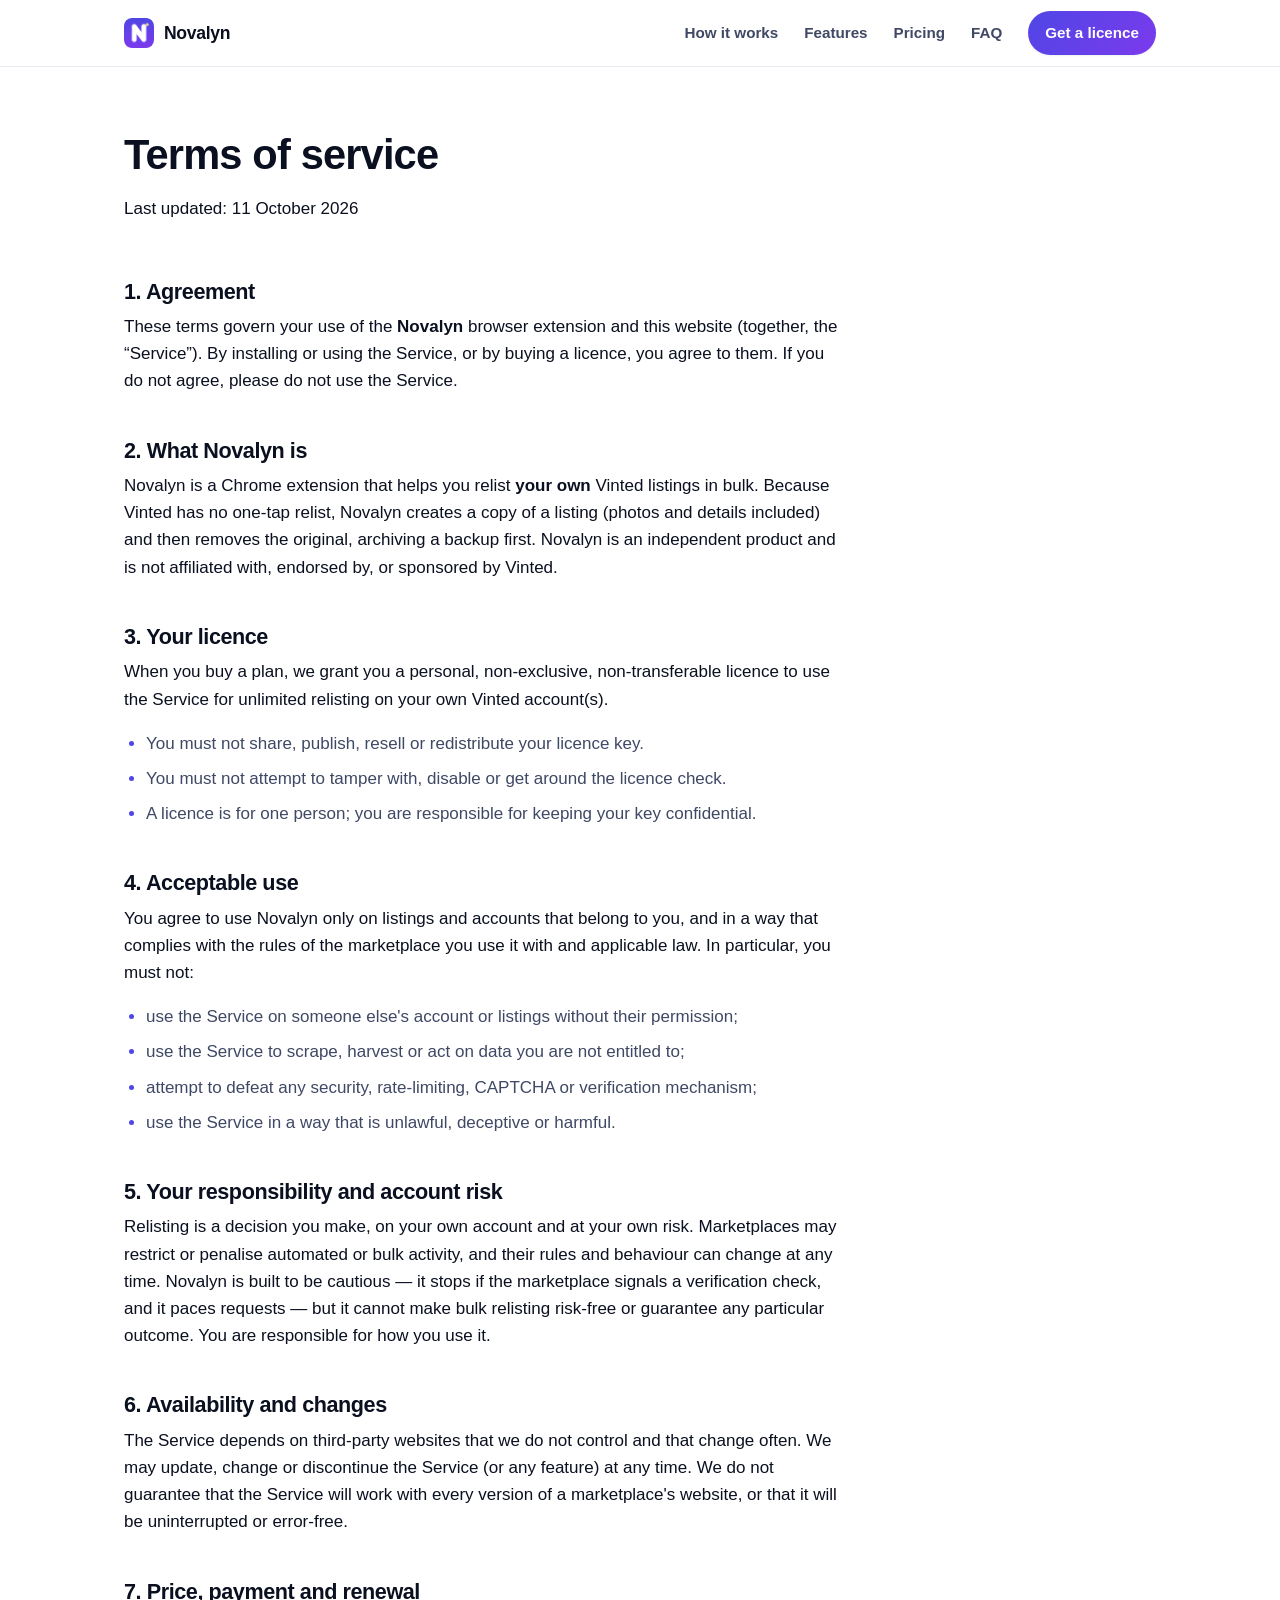
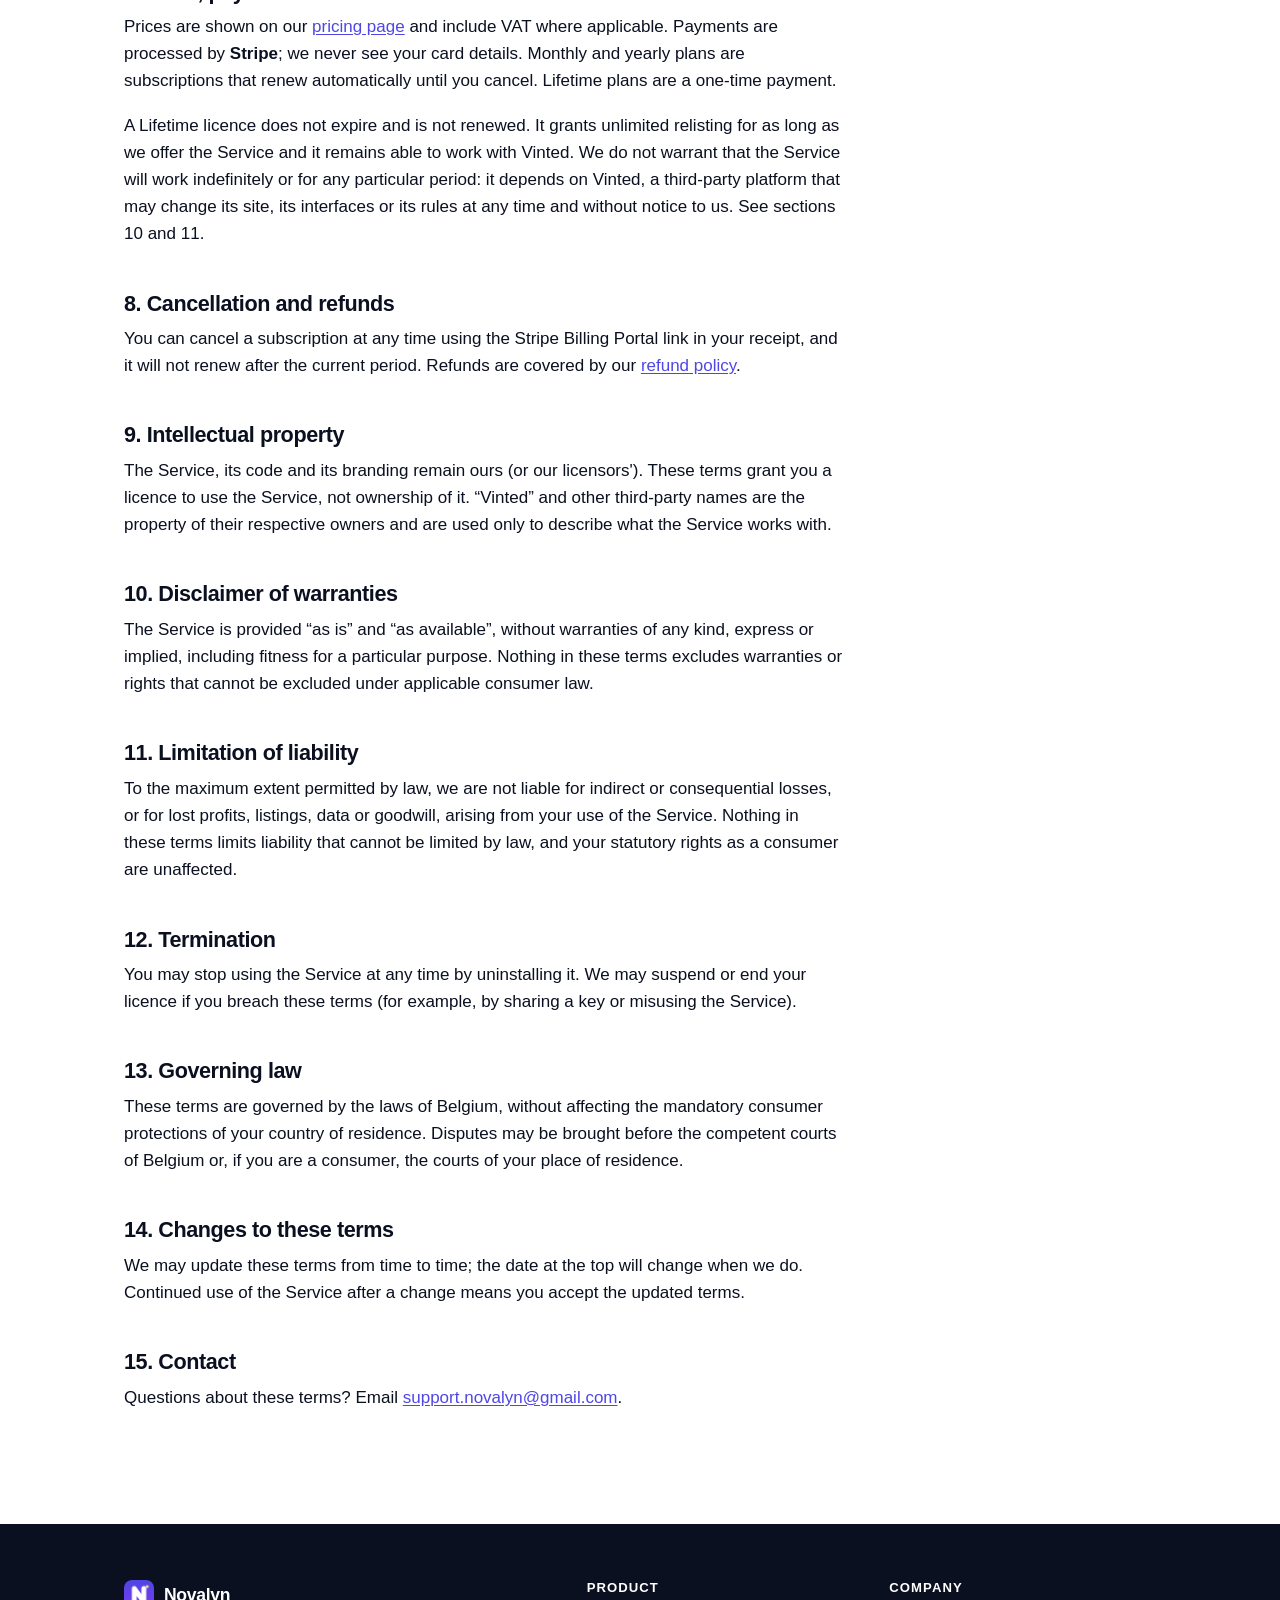
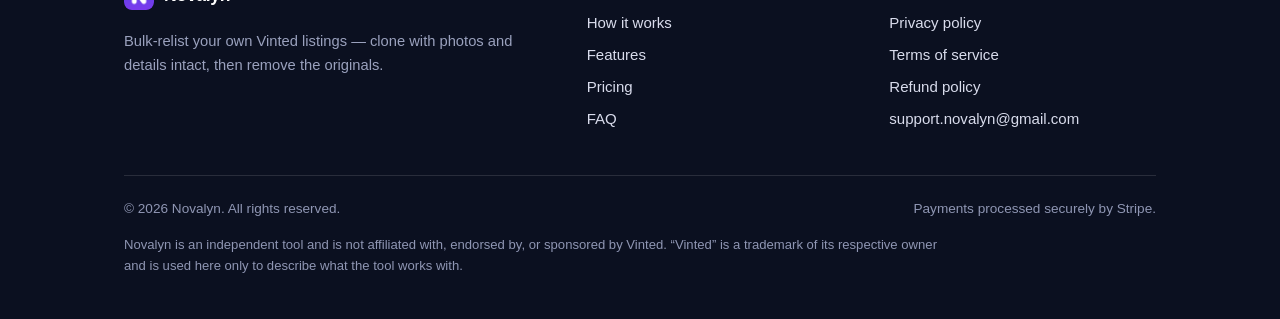
<file: terms.html>
<!DOCTYPE html>
<html lang="en">
<head>
  <meta charset="utf-8" />
  <meta name="viewport" content="width=device-width, initial-scale=1" />
  <title>Terms of service — Novalyn</title>
  <meta name="description" content="The terms that govern your use of the Novalyn Chrome extension, your licence and your purchase." />
  <link rel="icon" type="image/png" href="assets/icon-128.png" />
  <link rel="apple-touch-icon" href="assets/icon-128.png" />
  <link rel="stylesheet" href="styles.css" />
  <script src="assets/analytics.js" defer></script>
</head>
<body>
  <a class="skip-link" href="#main">Skip to content</a>

  <header class="site-header">
    <div class="wrap">
      <a class="brand" href="index.html"><img src="assets/icon-128.png" alt="" /><span>Novalyn</span></a>
      <nav class="nav" aria-label="Main">
        <a href="index.html#how">How it works</a>
        <a href="index.html#features">Features</a>
        <a href="index.html#pricing">Pricing</a>
        <a href="index.html#faq">FAQ</a>
        <a class="btn btn--primary btn--sm" href="index.html#pricing">Get a licence</a>
      </nav>
    </div>
  </header>

  <main id="main">
    <div class="wrap">
      <div class="page-head">
        <h1>Terms of service</h1>
        <p class="meta">Last updated: 11 October 2026</p>
      </div>

      <div class="prose narrow">
        <h2>1. Agreement</h2>
        <p>These terms govern your use of the <strong>Novalyn</strong> browser extension and this
        website (together, the &ldquo;Service&rdquo;). By installing or using the Service, or by buying a
        licence, you agree to them. If you do not agree, please do not use the Service.</p>

        <h2>2. What Novalyn is</h2>
        <p>Novalyn is a Chrome extension that helps you relist <strong>your own</strong> Vinted listings
        in bulk. Because Vinted has no one-tap relist, Novalyn creates a copy of a listing (photos and
        details included) and then removes the original, archiving a backup first. Novalyn is an
        independent product and is not affiliated with, endorsed by, or sponsored by Vinted.</p>

        <h2>3. Your licence</h2>
        <p>When you buy a plan, we grant you a personal, non-exclusive, non-transferable licence to use
        the Service for unlimited relisting on your own Vinted account(s).</p>
        <ul>
          <li>You must not share, publish, resell or redistribute your licence key.</li>
          <li>You must not attempt to tamper with, disable or get around the licence check.</li>
          <li>A licence is for one person; you are responsible for keeping your key confidential.</li>
        </ul>

        <h2>4. Acceptable use</h2>
        <p>You agree to use Novalyn only on listings and accounts that belong to you, and in a way that
        complies with the rules of the marketplace you use it with and applicable law. In particular,
        you must not:</p>
        <ul>
          <li>use the Service on someone else's account or listings without their permission;</li>
          <li>use the Service to scrape, harvest or act on data you are not entitled to;</li>
          <li>attempt to defeat any security, rate-limiting, CAPTCHA or verification mechanism;</li>
          <li>use the Service in a way that is unlawful, deceptive or harmful.</li>
        </ul>

        <h2>5. Your responsibility and account risk</h2>
        <p>Relisting is a decision you make, on your own account and at your own risk. Marketplaces may
        restrict or penalise automated or bulk activity, and their rules and behaviour can change at any
        time. Novalyn is built to be cautious &mdash; it stops if the marketplace signals a verification
        check, and it paces requests &mdash; but it cannot make bulk relisting risk-free or guarantee any
        particular outcome. You are responsible for how you use it.</p>

        <h2>6. Availability and changes</h2>
        <p>The Service depends on third-party websites that we do not control and that change often. We
        may update, change or discontinue the Service (or any feature) at any time. We do not guarantee
        that the Service will work with every version of a marketplace's website, or that it will be
        uninterrupted or error-free.</p>

        <h2>7. Price, payment and renewal</h2>
        <p>Prices are shown on our <a href="index.html#pricing">pricing page</a> and include VAT where
        applicable. Payments are processed by <strong>Stripe</strong>; we never see your card details.
        Monthly and yearly plans are subscriptions that renew automatically until you cancel. Lifetime
        plans are a one-time payment.</p>
        <p>A Lifetime licence does not expire and is not renewed. It grants unlimited relisting for as
        long as we offer the Service and it remains able to work with Vinted. We do not warrant that the
        Service will work indefinitely or for any particular period: it depends on Vinted, a
        third-party platform that may change its site, its interfaces or its rules at any time and
        without notice to us. See sections 10 and 11.</p>

        <h2>8. Cancellation and refunds</h2>
        <p>You can cancel a subscription at any time using the Stripe Billing Portal link in your
        receipt, and it will not renew after the current period. Refunds are covered by our
        <a href="refund.html">refund policy</a>.</p>

        <h2>9. Intellectual property</h2>
        <p>The Service, its code and its branding remain ours (or our licensors'). These terms grant
        you a licence to use the Service, not ownership of it. &ldquo;Vinted&rdquo; and other third-party
        names are the property of their respective owners and are used only to describe what the Service
        works with.</p>

        <h2>10. Disclaimer of warranties</h2>
        <p>The Service is provided &ldquo;as is&rdquo; and &ldquo;as available&rdquo;, without warranties
        of any kind, express or implied, including fitness for a particular purpose. Nothing in these
        terms excludes warranties or rights that cannot be excluded under applicable consumer law.</p>

        <h2>11. Limitation of liability</h2>
        <p>To the maximum extent permitted by law, we are not liable for indirect or consequential
        losses, or for lost profits, listings, data or goodwill, arising from your use of the Service.
        Nothing in these terms limits liability that cannot be limited by law, and your statutory rights
        as a consumer are unaffected.</p>

        <h2>12. Termination</h2>
        <p>You may stop using the Service at any time by uninstalling it. We may suspend or end your
        licence if you breach these terms (for example, by sharing a key or misusing the Service).</p>

        <h2>13. Governing law</h2>
        <p>These terms are governed by the laws of Belgium, without affecting the mandatory consumer
        protections of your country of residence. Disputes may be brought before the competent courts
        of Belgium or, if you are a consumer, the courts of your place of residence.</p>

        <h2>14. Changes to these terms</h2>
        <p>We may update these terms from time to time; the date at the top will change when we do.
        Continued use of the Service after a change means you accept the updated terms.</p>

        <h2>15. Contact</h2>
        <p>Questions about these terms? Email <a href="mailto:support.novalyn@gmail.com">support.novalyn@gmail.com</a>.</p>
      </div>
    </div>
  </main>

  <footer class="site-footer">
    <div class="wrap">
      <div class="footer-grid">
        <div>
          <a class="brand" href="index.html"><img src="assets/icon-128.png" alt="" /><span>Novalyn</span></a>
          <p class="footer-tag">Bulk-relist your own Vinted listings &mdash; clone with photos and details intact, then remove the originals.</p>
        </div>
        <div class="footer-col">
          <h3>Product</h3>
          <a href="index.html#how">How it works</a>
          <a href="index.html#features">Features</a>
          <a href="index.html#pricing">Pricing</a>
          <a href="index.html#faq">FAQ</a>
        </div>
        <div class="footer-col">
          <h3>Company</h3>
          <a href="privacy.html">Privacy policy</a>
          <a href="terms.html">Terms of service</a>
          <a href="refund.html">Refund policy</a>
          <a href="mailto:support.novalyn@gmail.com">support.novalyn@gmail.com</a>
        </div>
      </div>
      <div class="footer-bottom">
        <span>&copy; 2026 Novalyn. All rights reserved.</span>
        <span>Payments processed securely by Stripe.</span>
      </div>
      <p class="disclaimer">
        Novalyn is an independent tool and is not affiliated with, endorsed by, or sponsored by
        Vinted. &ldquo;Vinted&rdquo; is a trademark of its respective owner and is used here only to
        describe what the tool works with.
      </p>
    </div>
  </footer>
</body>
</html>
</file>
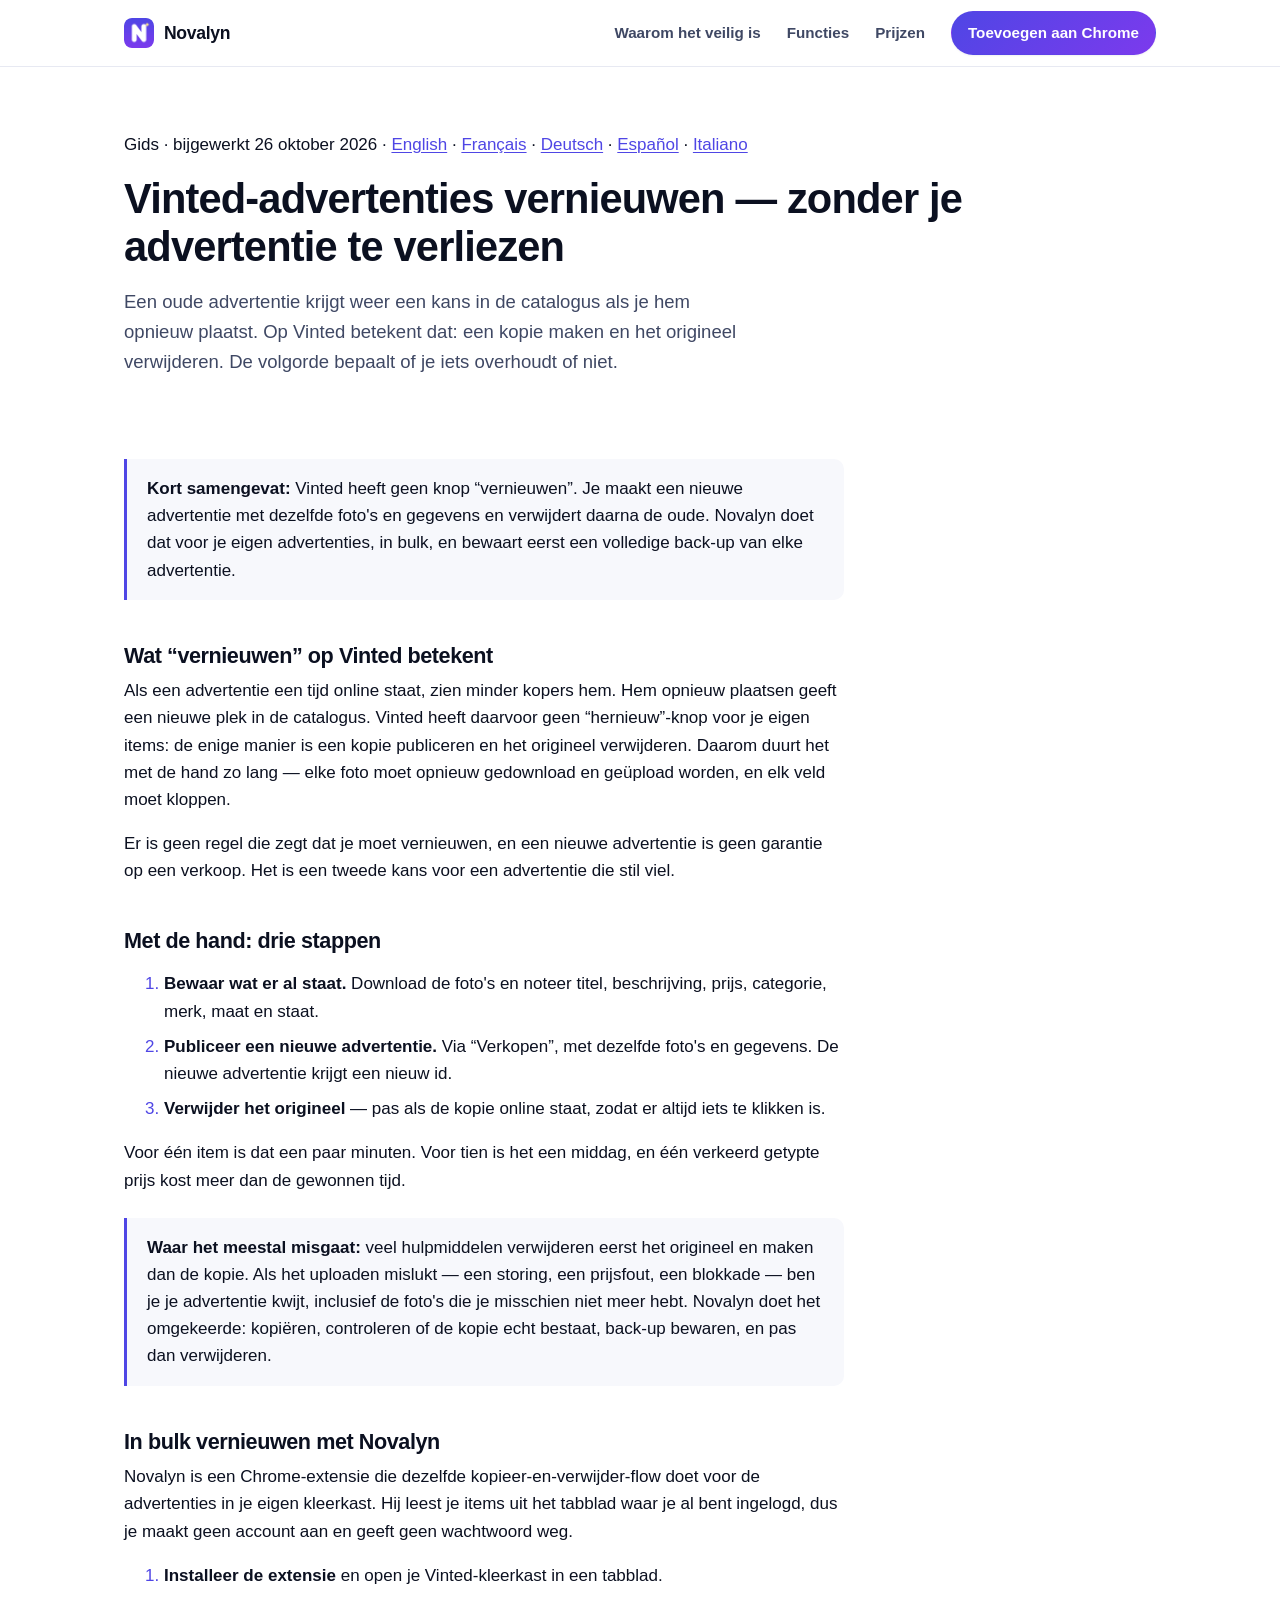
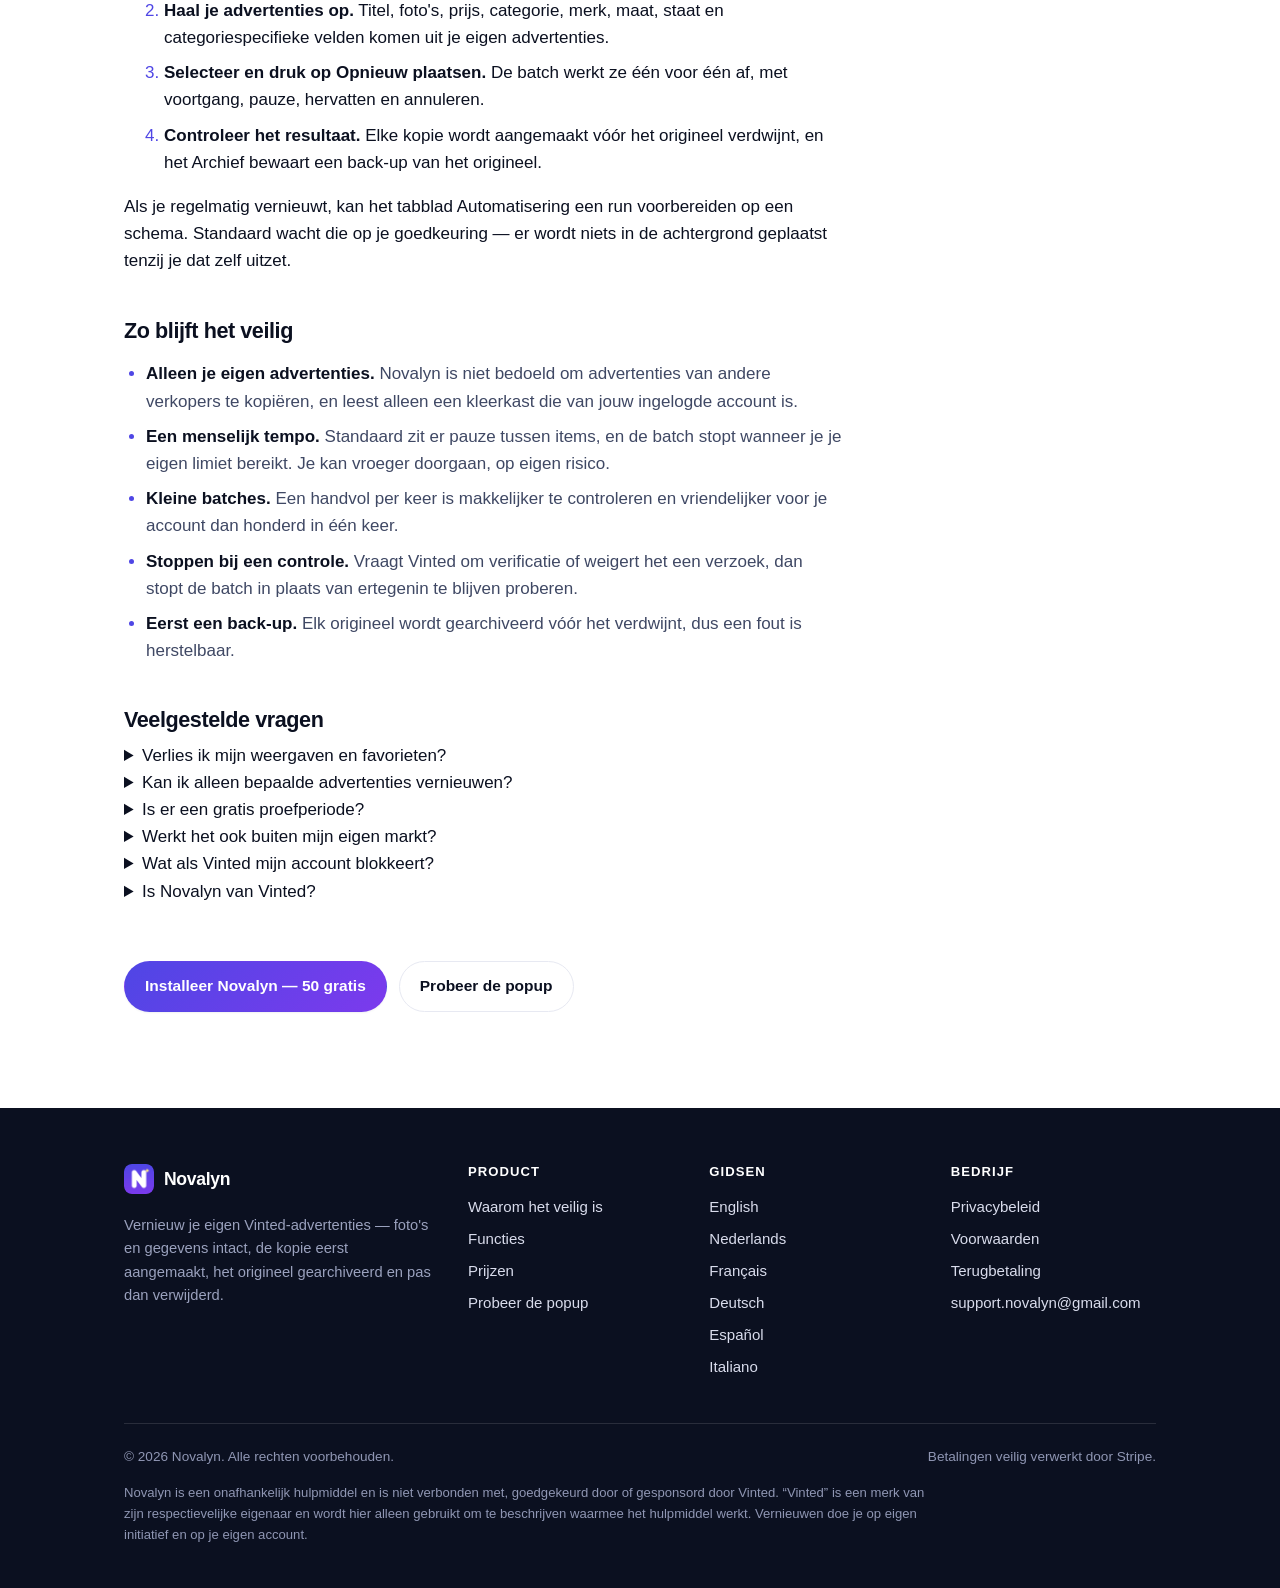
<file: vinted-advertenties-vernieuwen.html>
<!DOCTYPE html>
<html lang="nl">
<head>
  <meta charset="utf-8" />
  <meta name="viewport" content="width=device-width, initial-scale=1" />
  <title>Vinted advertenties vernieuwen (2026) — zonder je advertentie te verliezen</title>
  <meta name="description" content="Zo werkt een Vinted-advertentie vernieuwen: wat het is, hoe je het met de hand doet, en hoe je je hele kleerkast in bulk vernieuwt zonder je oude advertentie eerst te verwijderen." />
  <link rel="icon" type="image/png" href="assets/icon-128.png" />
  <link rel="apple-touch-icon" href="assets/icon-128.png" />
  <link rel="stylesheet" href="styles.css" />
  <link rel="canonical" href="https://novalyn-app.github.io/vinted-advertenties-vernieuwen.html" />
  <link rel="alternate" hreflang="en" href="https://novalyn-app.github.io/relist-vinted.html" />
  <link rel="alternate" hreflang="nl" href="https://novalyn-app.github.io/vinted-advertenties-vernieuwen.html" />
  <link rel="alternate" hreflang="fr" href="https://novalyn-app.github.io/renouveler-annonce-vinted.html" />
  <link rel="alternate" hreflang="de" href="https://novalyn-app.github.io/vinted-anzeige-erneuern.html" />
  <link rel="alternate" hreflang="es" href="https://novalyn-app.github.io/republicar-anuncios-vinted.html" />
  <link rel="alternate" hreflang="it" href="https://novalyn-app.github.io/ripubblicare-annunci-vinted.html" />
  <link rel="alternate" hreflang="x-default" href="https://novalyn-app.github.io/relist-vinted.html" />
  <meta property="og:type" content="article" />
  <meta property="og:title" content="Vinted advertenties vernieuwen (2026)" />
  <meta property="og:description" content="Wat vernieuwen op Vinted betekent, de handmatige manier, en hoe je het in bulk doet zonder je origineel eerst te wissen." />
  <meta property="og:image" content="assets/og-card.png" />
  <meta property="og:site_name" content="Novalyn" />
  <meta property="og:locale" content="nl_NL" />
  <meta property="og:image:width" content="1280" />
  <meta property="og:image:height" content="800" />
  <meta name="twitter:card" content="summary_large_image" />
  <meta name="twitter:title" content="Vinted advertenties vernieuwen (2026)" />
  <meta name="twitter:description" content="Wat vernieuwen op Vinted betekent, de handmatige manier, en hoe je het in bulk doet zonder je origineel eerst te wissen." />
  <meta name="twitter:image" content="assets/og-card.png" />
  <script src="assets/analytics.js" defer></script>

  <script type="application/ld+json">
  {
    "@context": "https://schema.org",
    "@type": "Article",
    "headline": "Vinted-advertenties vernieuwen — zonder je advertentie te verliezen",
    "description": "Wat vernieuwen op Vinted betekent, de handmatige manier, en hoe je het in bulk doet zonder je origineel eerst te wissen.",
    "inLanguage": "nl",
    "datePublished": "2026-10-26",
    "dateModified": "2026-10-26",
    "author": {
      "@type": "Organization",
      "name": "Novalyn",
      "url": "https://novalyn-app.github.io/"
    },
    "publisher": {
      "@type": "Organization",
      "name": "Novalyn",
      "url": "https://novalyn-app.github.io/"
    },
    "image": "https://novalyn-app.github.io/assets/shots/popup-listings.png",
    "mainEntityOfPage": {
      "@type": "WebPage",
      "@id": "https://novalyn-app.github.io/vinted-advertenties-vernieuwen.html"
    }
  }
  </script>

  <script type="application/ld+json">
  {
    "@context": "https://schema.org",
    "@type": "BreadcrumbList",
    "itemListElement": [
      {
        "@type": "ListItem",
        "position": 1,
        "name": "Novalyn",
        "item": "https://novalyn-app.github.io/"
      },
      {
        "@type": "ListItem",
        "position": 2,
        "name": "Vinted advertenties vernieuwen",
        "item": "https://novalyn-app.github.io/vinted-advertenties-vernieuwen.html"
      }
    ]
  }
  </script>
</head>
<body>
  <a class="skip-link" href="#main">Naar de inhoud</a>

  <header class="site-header">
    <div class="wrap">
      <a class="brand" href="index.html"><img src="assets/icon-128.png" alt="" /><span>Novalyn</span></a>
      <nav class="nav" aria-label="Hoofdmenu">
        <a href="index.html#safe">Waarom het veilig is</a>
        <a href="index.html#features">Functies</a>
        <a href="index.html#pricing">Prijzen</a>
        <a class="btn btn--primary btn--sm" href="https://chromewebstore.google.com/detail/novalyn-%E2%80%94-vinted-relister/flnfapmkkmegfpbakndnlgehimpfccic">Toevoegen aan Chrome</a>
      </nav>
    </div>
  </header>

  <main id="main">
    <div class="wrap">
      <div class="page-head">
        <p class="meta">Gids &middot; bijgewerkt 26 oktober 2026 &middot;
          <a href="relist-vinted.html" hreflang="en">English</a> ·
          <a href="renouveler-annonce-vinted.html" hreflang="fr">Français</a> ·
          <a href="vinted-anzeige-erneuern.html" hreflang="de">Deutsch</a> ·
          <a href="republicar-anuncios-vinted.html" hreflang="es">Español</a> ·
          <a href="ripubblicare-annunci-vinted.html" hreflang="it">Italiano</a></p>
        <h1>Vinted-advertenties vernieuwen — zonder je advertentie te verliezen</h1>
        <p class="lede">Een oude advertentie krijgt weer een kans in de catalogus als je hem
          opnieuw plaatst. Op Vinted betekent dat: een kopie maken en het origineel
          verwijderen. De volgorde bepaalt of je iets overhoudt of niet.</p>
      </div>

      <div class="prose narrow">
        <div class="callout">
          <p><strong>Kort samengevat:</strong> Vinted heeft geen knop “vernieuwen”. Je maakt
          een nieuwe advertentie met dezelfde foto's en gegevens en verwijdert daarna de oude.
          Novalyn doet dat voor je eigen advertenties, in bulk, en bewaart eerst een volledige
          back-up van elke advertentie.</p>
        </div>

        <h2>Wat “vernieuwen” op Vinted betekent</h2>
        <p>Als een advertentie een tijd online staat, zien minder kopers hem. Hem opnieuw
        plaatsen geeft een nieuwe plek in de catalogus. Vinted heeft daarvoor geen
        “hernieuw”-knop voor je eigen items: de enige manier is een kopie publiceren en het
        origineel verwijderen. Daarom duurt het met de hand zo lang — elke foto moet opnieuw
        gedownload en geüpload worden, en elk veld moet kloppen.</p>
        <p>Er is geen regel die zegt dat je moet vernieuwen, en een nieuwe advertentie is geen
        garantie op een verkoop. Het is een tweede kans voor een advertentie die stil viel.</p>

        <h2>Met de hand: drie stappen</h2>
        <ol>
          <li><strong>Bewaar wat er al staat.</strong> Download de foto's en noteer titel,
          beschrijving, prijs, categorie, merk, maat en staat.</li>
          <li><strong>Publiceer een nieuwe advertentie.</strong> Via “Verkopen”, met dezelfde
          foto's en gegevens. De nieuwe advertentie krijgt een nieuw id.</li>
          <li><strong>Verwijder het origineel</strong> — pas als de kopie online staat, zodat er
          altijd iets te klikken is.</li>
        </ol>
        <p>Voor één item is dat een paar minuten. Voor tien is het een middag, en één verkeerd
        getypte prijs kost meer dan de gewonnen tijd.</p>

        <div class="callout">
          <p><strong>Waar het meestal misgaat:</strong> veel hulpmiddelen verwijderen eerst het
          origineel en maken dan de kopie. Als het uploaden mislukt — een storing, een
          prijsfout, een blokkade — ben je je advertentie kwijt, inclusief de foto's die je
          misschien niet meer hebt. Novalyn doet het omgekeerde: kopiëren, controleren of de
          kopie echt bestaat, back-up bewaren, en pas dan verwijderen.</p>
        </div>

        <h2>In bulk vernieuwen met Novalyn</h2>
        <p>Novalyn is een Chrome-extensie die dezelfde kopieer-en-verwijder-flow doet voor de
        advertenties in je eigen kleerkast. Hij leest je items uit het tabblad waar je al bent
        ingelogd, dus je maakt geen account aan en geeft geen wachtwoord weg.</p>
        <ol>
          <li><strong>Installeer de extensie</strong> en open je Vinted-kleerkast in een tabblad.</li>
          <li><strong>Haal je advertenties op.</strong> Titel, foto's, prijs, categorie, merk,
          maat, staat en categoriespecifieke velden komen uit je eigen advertenties.</li>
          <li><strong>Selecteer en druk op Opnieuw plaatsen.</strong> De batch werkt ze één voor
          één af, met voortgang, pauze, hervatten en annuleren.</li>
          <li><strong>Controleer het resultaat.</strong> Elke kopie wordt aangemaakt vóór het
          origineel verdwijnt, en het Archief bewaart een back-up van het origineel.</li>
        </ol>
        <p>Als je regelmatig vernieuwt, kan het tabblad Automatisering een run voorbereiden op
        een schema. Standaard wacht die op je goedkeuring — er wordt niets in de achtergrond
        geplaatst tenzij je dat zelf uitzet.</p>

        <h2>Zo blijft het veilig</h2>
        <ul>
          <li><strong>Alleen je eigen advertenties.</strong> Novalyn is niet bedoeld om
          advertenties van andere verkopers te kopiëren, en leest alleen een kleerkast die van
          jouw ingelogde account is.</li>
          <li><strong>Een menselijk tempo.</strong> Standaard zit er pauze tussen items, en de
          batch stopt wanneer je je eigen limiet bereikt. Je kan vroeger doorgaan, op eigen
          risico.</li>
          <li><strong>Kleine batches.</strong> Een handvol per keer is makkelijker te
          controleren en vriendelijker voor je account dan honderd in één keer.</li>
          <li><strong>Stoppen bij een controle.</strong> Vraagt Vinted om verificatie of weigert
          het een verzoek, dan stopt de batch in plaats van ertegenin te blijven proberen.</li>
          <li><strong>Eerst een back-up.</strong> Elk origineel wordt gearchiveerd vóór het
          verdwijnt, dus een fout is herstelbaar.</li>
        </ul>

        <h2>Veelgestelde vragen</h2>
        <details>
          <summary>Verlies ik mijn weergaven en favorieten?</summary>
          <p>Ja. De kopie is een nieuwe advertentie en begint op nul. Novalyn bewaart de oude
          cijfers, zodat het tabblad Resultaten kan tonen hoe de advertentie het vóór en ná deed —
          het enige eerlijke antwoord op de vraag of vernieuwen loont.</p>
        </details>
        <details>
          <summary>Kan ik alleen bepaalde advertenties vernieuwen?</summary>
          <p>Ja. Filter en vink precies aan wat je wil, of gebruik de radar om de advertenties
          voor te selecteren die stil zijn gevallen. Niets buiten je selectie wordt aangeraakt.</p>
        </details>
        <details>
          <summary>Is er een gratis proefperiode?</summary>
          <p>Je eerste 50 geslaagde vernieuwingen zijn gratis, zonder account, en daarna blijven er 20 per 30 dagen gratis. Een licentiesleutel haalt de limiet helemaal weg.</p>
        </details>
        <details>
          <summary>Werkt het ook buiten mijn eigen markt?</summary>
          <p>Novalyn ondersteunt de 29 Vinted-marktplaatsen en toont bedragen in de valuta van
          jouw markt. Het draait in het Vinted-tabblad waar je al ingelogd bent.</p>
        </details>
        <details>
          <summary>Wat als Vinted mijn account blokkeert?</summary>
          <p>Dat kan aandacht trekken, en niemand die het tegendeel beweert is eerlijk. Vinted
          controleert machinaal: honderd items in tien minuten ziet eruit als een script, want
          dat is het. Novalyn verlaagt het risico in plaats van het te ontkennen — pauzes tussen
          items, jouw eigen limieten, en een onmiddellijke stop bij een verificatievraag of een
          “te veel verzoeken”. Daarna wacht hij, in plaats van te blijven proberen.</p>
        </details>
        <details>
          <summary>Is Novalyn van Vinted?</summary>
          <p>Nee. Novalyn is een onafhankelijk hulpmiddel voor verkopers en is niet verbonden
          met, goedgekeurd door of gesponsord door Vinted.</p>
        </details>
      </div>

      <div class="cta-row" style="margin-top:-40px;padding-bottom:80px">
        <a class="btn btn--primary" href="https://chromewebstore.google.com/detail/novalyn-%E2%80%94-vinted-relister/flnfapmkkmegfpbakndnlgehimpfccic">Installeer Novalyn — 50 gratis</a>
        <a class="btn btn--ghost" href="demo/?lang=nl">Probeer de popup</a>
      </div>
    </div>
  </main>

  <footer class="site-footer">
    <div class="wrap">
      <div class="footer-grid footer-grid--4">
        <div>
          <a class="brand" href="index.html"><img src="assets/icon-128.png" alt="" /><span>Novalyn</span></a>
          <p class="footer-tag">Vernieuw je eigen Vinted-advertenties — foto's en gegevens intact, de kopie eerst aangemaakt, het origineel gearchiveerd en pas dan verwijderd.</p>
        </div>
        <div class="footer-col">
          <h3>Product</h3>
          <a href="index.html#safe">Waarom het veilig is</a>
          <a href="index.html#features">Functies</a>
          <a href="index.html#pricing">Prijzen</a>
          <a href="demo/?lang=nl">Probeer de popup</a>
        </div>
        <div class="footer-col">
          <h3>Gidsen</h3>
          <a href="relist-vinted.html" hreflang="en">English</a>
          <a href="vinted-advertenties-vernieuwen.html" aria-current="page">Nederlands</a>
          <a href="renouveler-annonce-vinted.html" hreflang="fr">Français</a>
          <a href="vinted-anzeige-erneuern.html" hreflang="de">Deutsch</a>
          <a href="republicar-anuncios-vinted.html" hreflang="es">Español</a>
          <a href="ripubblicare-annunci-vinted.html" hreflang="it">Italiano</a>
        </div>
        <div class="footer-col">
          <h3>Bedrijf</h3>
          <a href="privacy.html">Privacybeleid</a>
          <a href="terms.html">Voorwaarden</a>
          <a href="refund.html">Terugbetaling</a>
          <a href="mailto:support.novalyn@gmail.com">support.novalyn@gmail.com</a>
        </div>
      </div>
      <div class="footer-bottom">
        <span>&copy; 2026 Novalyn. Alle rechten voorbehouden.</span>
        <span>Betalingen veilig verwerkt door Stripe.</span>
      </div>
      <p class="disclaimer">
        Novalyn is een onafhankelijk hulpmiddel en is niet verbonden met, goedgekeurd door of
        gesponsord door Vinted. “Vinted” is een merk van zijn respectievelijke eigenaar en wordt
        hier alleen gebruikt om te beschrijven waarmee het hulpmiddel werkt. Vernieuwen doe je op
        eigen initiatief en op je eigen account.
      </p>
    </div>
  </footer>
</body>
</html>
</file>
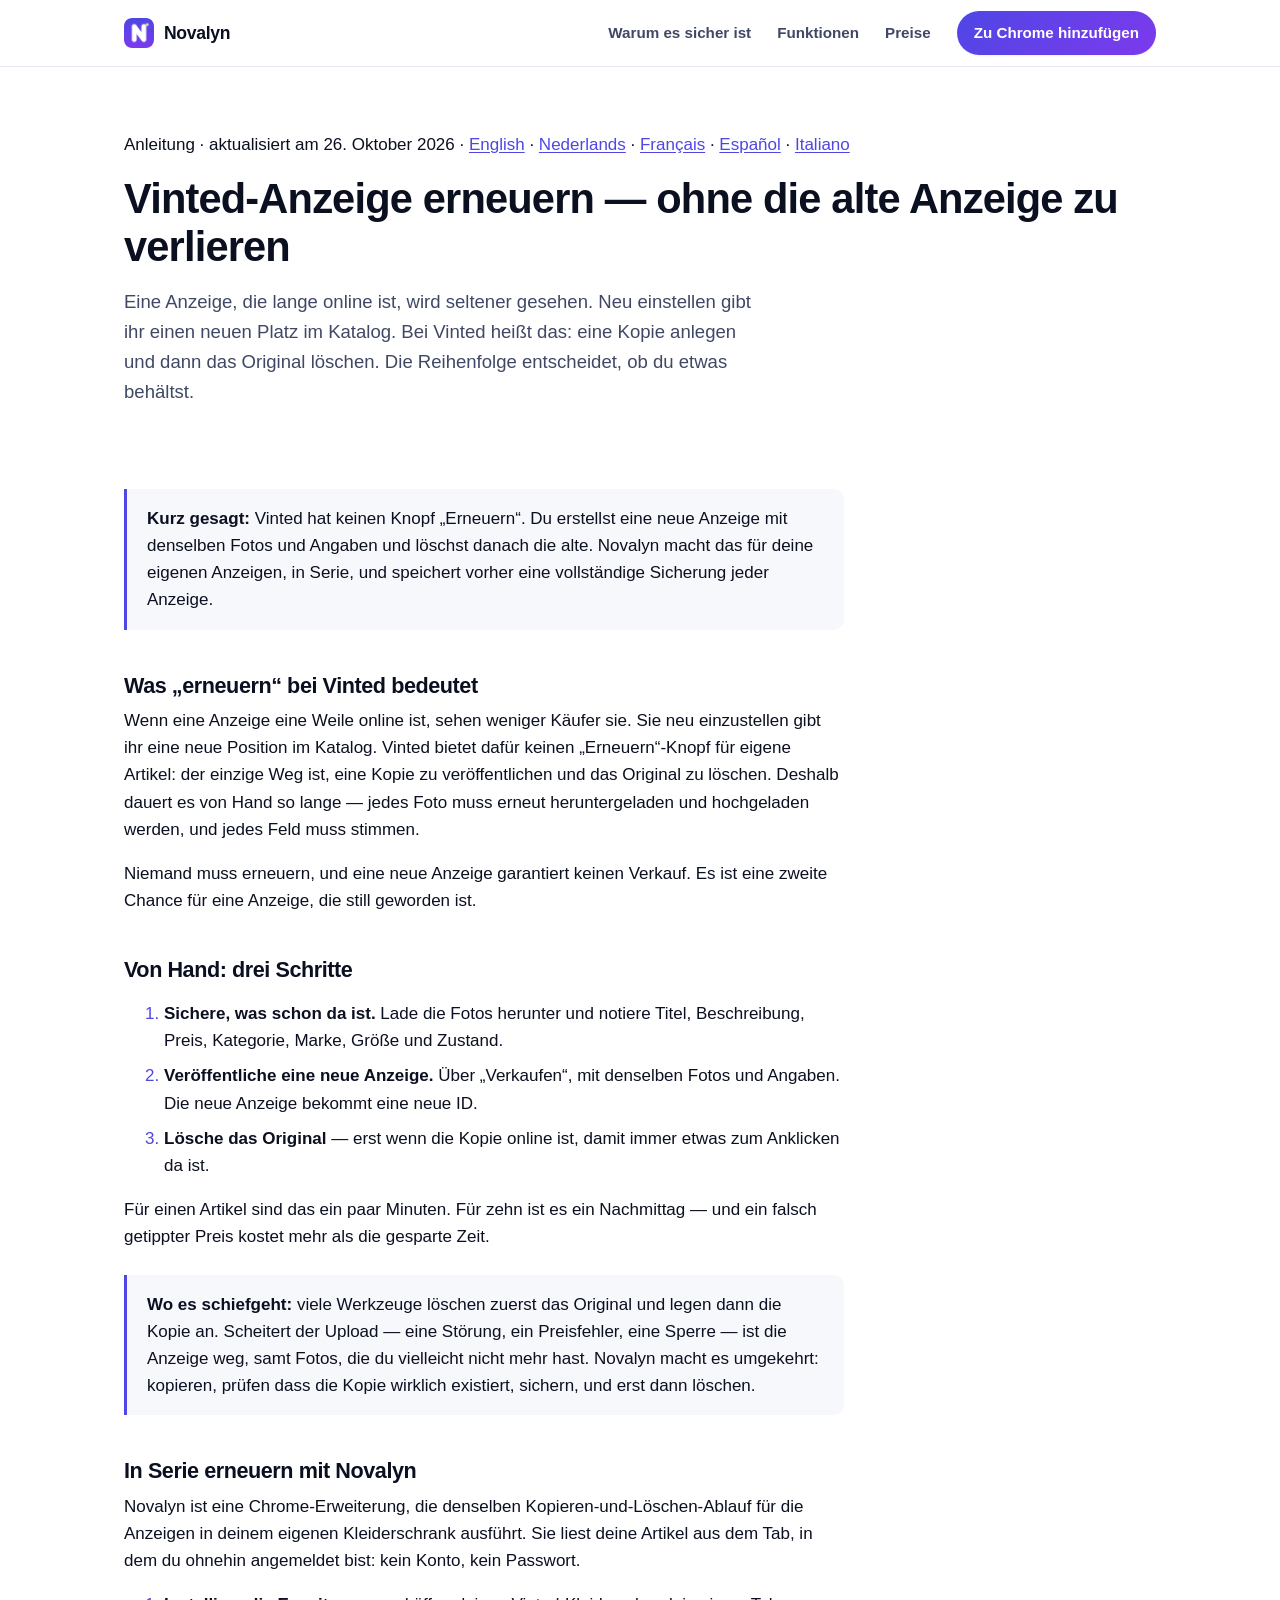
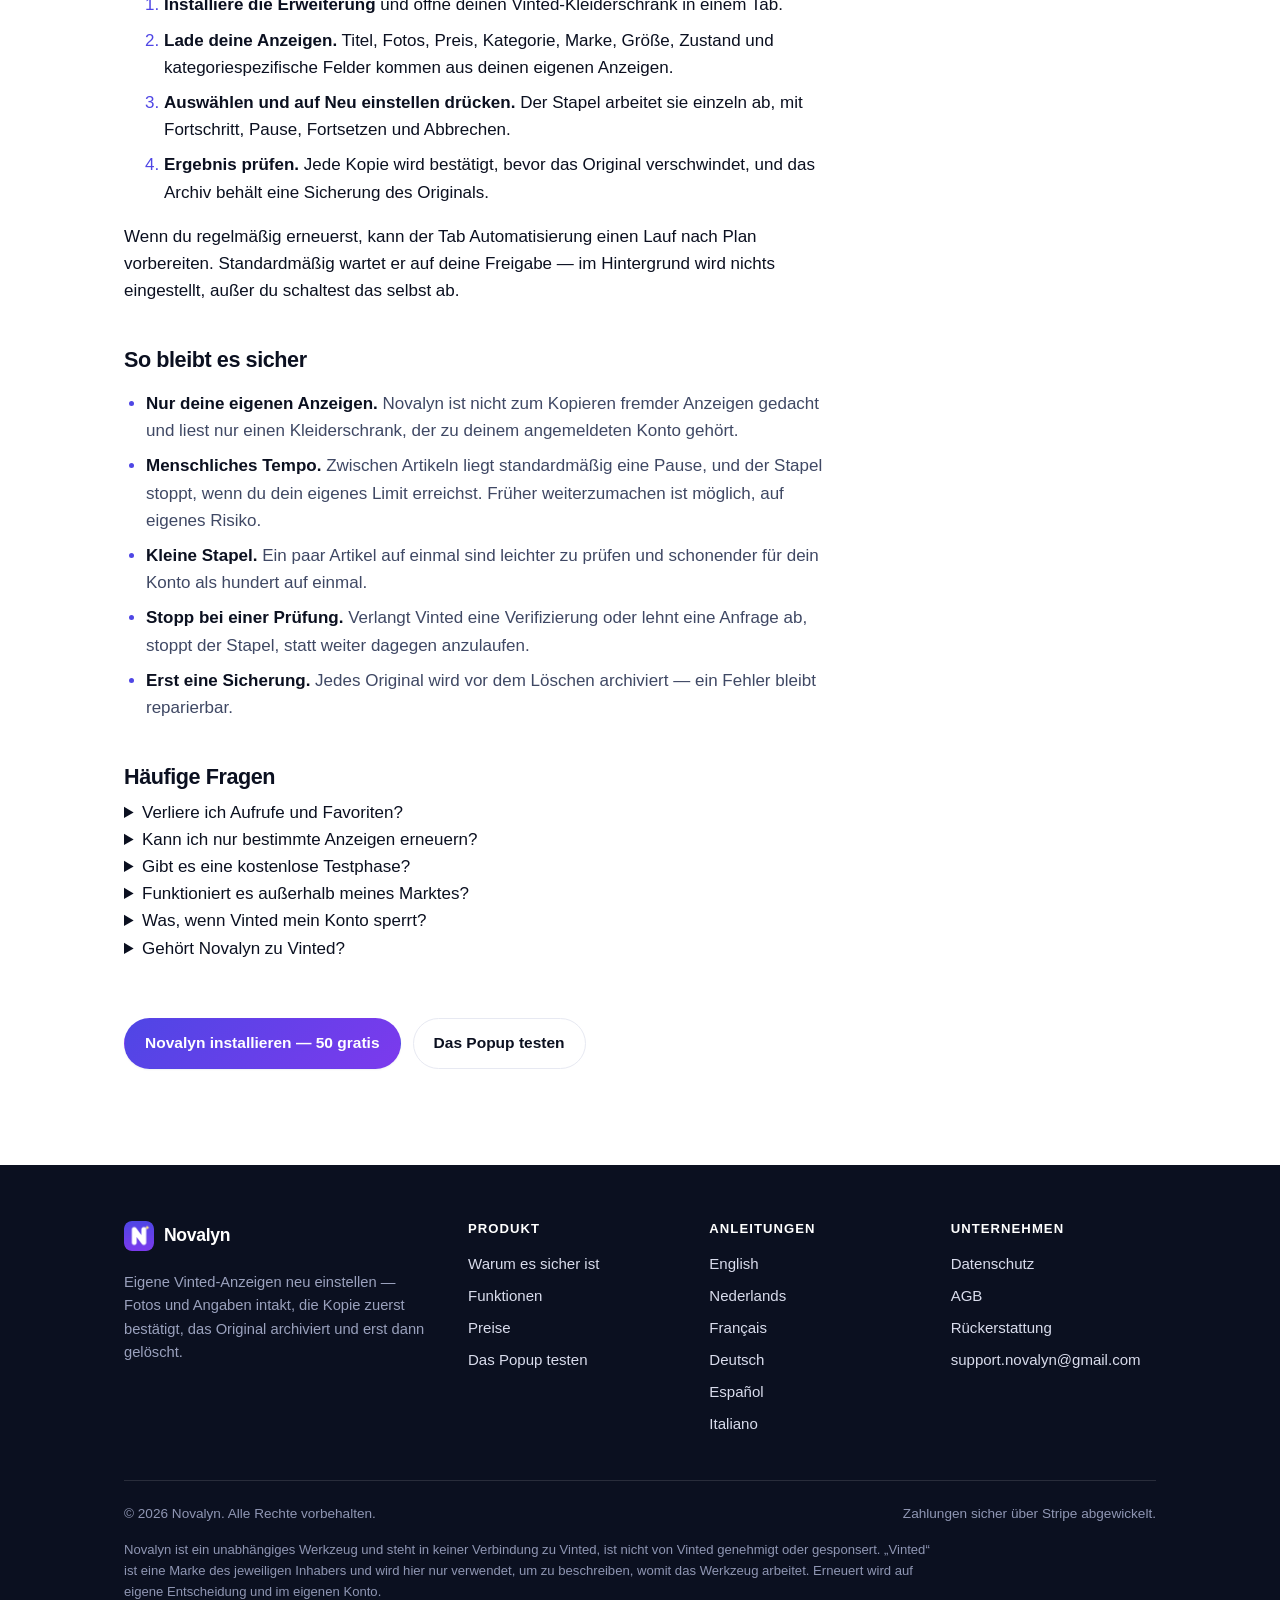
<file: vinted-anzeige-erneuern.html>
<!DOCTYPE html>
<html lang="de">
<head>
  <meta charset="utf-8" />
  <meta name="viewport" content="width=device-width, initial-scale=1" />
  <title>Vinted Anzeige erneuern (2026) — ohne die alte Anzeige zu verlieren</title>
  <meta name="description" content="Wie eine Vinted-Anzeige erneuern funktioniert: was es bedeutet, der manuelle Weg, und wie du deinen ganzen Kleiderschrank in Serie neu einstellst, ohne das Original vorher zu löschen." />
  <link rel="icon" type="image/png" href="assets/icon-128.png" />
  <link rel="apple-touch-icon" href="assets/icon-128.png" />
  <link rel="stylesheet" href="styles.css" />
  <link rel="canonical" href="https://novalyn-app.github.io/vinted-anzeige-erneuern.html" />
  <link rel="alternate" hreflang="en" href="https://novalyn-app.github.io/relist-vinted.html" />
  <link rel="alternate" hreflang="nl" href="https://novalyn-app.github.io/vinted-advertenties-vernieuwen.html" />
  <link rel="alternate" hreflang="fr" href="https://novalyn-app.github.io/renouveler-annonce-vinted.html" />
  <link rel="alternate" hreflang="de" href="https://novalyn-app.github.io/vinted-anzeige-erneuern.html" />
  <link rel="alternate" hreflang="es" href="https://novalyn-app.github.io/republicar-anuncios-vinted.html" />
  <link rel="alternate" hreflang="it" href="https://novalyn-app.github.io/ripubblicare-annunci-vinted.html" />
  <link rel="alternate" hreflang="x-default" href="https://novalyn-app.github.io/relist-vinted.html" />
  <meta property="og:type" content="article" />
  <meta property="og:title" content="Vinted Anzeige erneuern (2026)" />
  <meta property="og:description" content="Was Erneuern bei Vinted bedeutet, der manuelle Weg, und wie es in Serie geht, ohne das Original zuerst zu löschen." />
  <meta property="og:image" content="assets/og-card.png" />
  <meta property="og:site_name" content="Novalyn" />
  <meta property="og:locale" content="de_DE" />
  <meta property="og:image:width" content="1280" />
  <meta property="og:image:height" content="800" />
  <meta name="twitter:card" content="summary_large_image" />
  <meta name="twitter:title" content="Vinted Anzeige erneuern (2026)" />
  <meta name="twitter:description" content="Was Erneuern bei Vinted bedeutet, der manuelle Weg, und wie es in Serie geht, ohne das Original zuerst zu löschen." />
  <meta name="twitter:image" content="assets/og-card.png" />
  <script src="assets/analytics.js" defer></script>

  <script type="application/ld+json">
  {
    "@context": "https://schema.org",
    "@type": "Article",
    "headline": "Vinted-Anzeige erneuern — ohne die alte Anzeige zu verlieren",
    "description": "Was Erneuern bei Vinted bedeutet, der manuelle Weg, und wie es in Serie geht, ohne das Original zuerst zu löschen.",
    "inLanguage": "de",
    "datePublished": "2026-10-26",
    "dateModified": "2026-10-26",
    "author": {
      "@type": "Organization",
      "name": "Novalyn",
      "url": "https://novalyn-app.github.io/"
    },
    "publisher": {
      "@type": "Organization",
      "name": "Novalyn",
      "url": "https://novalyn-app.github.io/"
    },
    "image": "https://novalyn-app.github.io/assets/shots/popup-listings.png",
    "mainEntityOfPage": {
      "@type": "WebPage",
      "@id": "https://novalyn-app.github.io/vinted-anzeige-erneuern.html"
    }
  }
  </script>

  <script type="application/ld+json">
  {
    "@context": "https://schema.org",
    "@type": "BreadcrumbList",
    "itemListElement": [
      {
        "@type": "ListItem",
        "position": 1,
        "name": "Novalyn",
        "item": "https://novalyn-app.github.io/"
      },
      {
        "@type": "ListItem",
        "position": 2,
        "name": "Vinted Anzeige erneuern",
        "item": "https://novalyn-app.github.io/vinted-anzeige-erneuern.html"
      }
    ]
  }
  </script>
</head>
<body>
  <a class="skip-link" href="#main">Zum Inhalt</a>

  <header class="site-header">
    <div class="wrap">
      <a class="brand" href="index.html"><img src="assets/icon-128.png" alt="" /><span>Novalyn</span></a>
      <nav class="nav" aria-label="Hauptmenü">
        <a href="index.html#safe">Warum es sicher ist</a>
        <a href="index.html#features">Funktionen</a>
        <a href="index.html#pricing">Preise</a>
        <a class="btn btn--primary btn--sm" href="https://chromewebstore.google.com/detail/novalyn-%E2%80%94-vinted-relister/flnfapmkkmegfpbakndnlgehimpfccic">Zu Chrome hinzufügen</a>
      </nav>
    </div>
  </header>

  <main id="main">
    <div class="wrap">
      <div class="page-head">
        <p class="meta">Anleitung &middot; aktualisiert am 26. Oktober 2026 &middot;
          <a href="relist-vinted.html" hreflang="en">English</a> ·
          <a href="vinted-advertenties-vernieuwen.html" hreflang="nl">Nederlands</a> ·
          <a href="renouveler-annonce-vinted.html" hreflang="fr">Français</a> ·
          <a href="republicar-anuncios-vinted.html" hreflang="es">Español</a> ·
          <a href="ripubblicare-annunci-vinted.html" hreflang="it">Italiano</a></p>
        <h1>Vinted-Anzeige erneuern — ohne die alte Anzeige zu verlieren</h1>
        <p class="lede">Eine Anzeige, die lange online ist, wird seltener gesehen. Neu einstellen
          gibt ihr einen neuen Platz im Katalog. Bei Vinted heißt das: eine Kopie anlegen und
          dann das Original löschen. Die Reihenfolge entscheidet, ob du etwas behältst.</p>
      </div>

      <div class="prose narrow">
        <div class="callout">
          <p><strong>Kurz gesagt:</strong> Vinted hat keinen Knopf „Erneuern“. Du erstellst eine
          neue Anzeige mit denselben Fotos und Angaben und löschst danach die alte. Novalyn macht
          das für deine eigenen Anzeigen, in Serie, und speichert vorher eine vollständige
          Sicherung jeder Anzeige.</p>
        </div>

        <h2>Was „erneuern“ bei Vinted bedeutet</h2>
        <p>Wenn eine Anzeige eine Weile online ist, sehen weniger Käufer sie. Sie neu
        einzustellen gibt ihr eine neue Position im Katalog. Vinted bietet dafür keinen
        „Erneuern“-Knopf für eigene Artikel: der einzige Weg ist, eine Kopie zu veröffentlichen
        und das Original zu löschen. Deshalb dauert es von Hand so lange — jedes Foto muss erneut
        heruntergeladen und hochgeladen werden, und jedes Feld muss stimmen.</p>
        <p>Niemand muss erneuern, und eine neue Anzeige garantiert keinen Verkauf. Es ist eine
        zweite Chance für eine Anzeige, die still geworden ist.</p>

        <h2>Von Hand: drei Schritte</h2>
        <ol>
          <li><strong>Sichere, was schon da ist.</strong> Lade die Fotos herunter und notiere
          Titel, Beschreibung, Preis, Kategorie, Marke, Größe und Zustand.</li>
          <li><strong>Veröffentliche eine neue Anzeige.</strong> Über „Verkaufen“, mit denselben
          Fotos und Angaben. Die neue Anzeige bekommt eine neue ID.</li>
          <li><strong>Lösche das Original</strong> — erst wenn die Kopie online ist, damit immer
          etwas zum Anklicken da ist.</li>
        </ol>
        <p>Für einen Artikel sind das ein paar Minuten. Für zehn ist es ein Nachmittag — und ein
        falsch getippter Preis kostet mehr als die gesparte Zeit.</p>

        <div class="callout">
          <p><strong>Wo es schiefgeht:</strong> viele Werkzeuge löschen zuerst das Original und
          legen dann die Kopie an. Scheitert der Upload — eine Störung, ein Preisfehler, eine
          Sperre — ist die Anzeige weg, samt Fotos, die du vielleicht nicht mehr hast. Novalyn
          macht es umgekehrt: kopieren, prüfen dass die Kopie wirklich existiert, sichern, und
          erst dann löschen.</p>
        </div>

        <h2>In Serie erneuern mit Novalyn</h2>
        <p>Novalyn ist eine Chrome-Erweiterung, die denselben Kopieren-und-Löschen-Ablauf für die
        Anzeigen in deinem eigenen Kleiderschrank ausführt. Sie liest deine Artikel aus dem Tab,
        in dem du ohnehin angemeldet bist: kein Konto, kein Passwort.</p>
        <ol>
          <li><strong>Installiere die Erweiterung</strong> und öffne deinen Vinted-Kleiderschrank
          in einem Tab.</li>
          <li><strong>Lade deine Anzeigen.</strong> Titel, Fotos, Preis, Kategorie, Marke, Größe,
          Zustand und kategoriespezifische Felder kommen aus deinen eigenen Anzeigen.</li>
          <li><strong>Auswählen und auf Neu einstellen drücken.</strong> Der Stapel arbeitet sie
          einzeln ab, mit Fortschritt, Pause, Fortsetzen und Abbrechen.</li>
          <li><strong>Ergebnis prüfen.</strong> Jede Kopie wird bestätigt, bevor das Original
          verschwindet, und das Archiv behält eine Sicherung des Originals.</li>
        </ol>
        <p>Wenn du regelmäßig erneuerst, kann der Tab Automatisierung einen Lauf nach Plan
        vorbereiten. Standardmäßig wartet er auf deine Freigabe — im Hintergrund wird nichts
        eingestellt, außer du schaltest das selbst ab.</p>

        <h2>So bleibt es sicher</h2>
        <ul>
          <li><strong>Nur deine eigenen Anzeigen.</strong> Novalyn ist nicht zum Kopieren fremder
          Anzeigen gedacht und liest nur einen Kleiderschrank, der zu deinem angemeldeten Konto
          gehört.</li>
          <li><strong>Menschliches Tempo.</strong> Zwischen Artikeln liegt standardmäßig eine
          Pause, und der Stapel stoppt, wenn du dein eigenes Limit erreichst. Früher
          weiterzumachen ist möglich, auf eigenes Risiko.</li>
          <li><strong>Kleine Stapel.</strong> Ein paar Artikel auf einmal sind leichter zu prüfen
          und schonender für dein Konto als hundert auf einmal.</li>
          <li><strong>Stopp bei einer Prüfung.</strong> Verlangt Vinted eine Verifizierung oder
          lehnt eine Anfrage ab, stoppt der Stapel, statt weiter dagegen anzulaufen.</li>
          <li><strong>Erst eine Sicherung.</strong> Jedes Original wird vor dem Löschen archiviert
          — ein Fehler bleibt reparierbar.</li>
        </ul>

        <h2>Häufige Fragen</h2>
        <details>
          <summary>Verliere ich Aufrufe und Favoriten?</summary>
          <p>Ja. Die Kopie ist eine neue Anzeige und startet bei null. Novalyn speichert die alten
          Zahlen, damit der Tab Ergebnisse zeigt, wie die Anzeige vorher und nachher lief — die
          einzige ehrliche Antwort auf „hat es sich gelohnt?“.</p>
        </details>
        <details>
          <summary>Kann ich nur bestimmte Anzeigen erneuern?</summary>
          <p>Ja. Filtere und markiere genau das, was du willst, oder nutze das Radar, um stille
          Anzeigen vorauszuwählen. Nichts außerhalb deiner Auswahl wird angefasst.</p>
        </details>
        <details>
          <summary>Gibt es eine kostenlose Testphase?</summary>
          <p>Die ersten 50 erfolgreichen Neueinstellungen sind kostenlos, ohne Konto, und danach bleiben 20 pro 30 Tage gratis. Ein Lizenzschlüssel hebt die Grenze ganz auf.</p>
        </details>
        <details>
          <summary>Funktioniert es außerhalb meines Marktes?</summary>
          <p>Novalyn unterstützt die 29 Vinted-Marktplätze und zeigt Beträge in der Währung deines
          Marktes. Es läuft in dem Vinted-Tab, in dem du bereits angemeldet bist.</p>
        </details>
        <details>
          <summary>Was, wenn Vinted mein Konto sperrt?</summary>
          <p>Das kann Aufmerksamkeit erregen, und wer das Gegenteil behauptet, verkauft dir etwas.
          Vinted prüft automatisch: hundert Artikel in zehn Minuten sehen aus wie ein Skript, weil
          es eines ist. Novalyn senkt das Risiko, statt es zu leugnen — Pausen zwischen Artikeln,
          deine eigenen Limits, und ein sofortiger Stopp bei einer Verifizierungsanfrage oder „zu
          viele Anfragen“. Danach wartet es, statt weiterzumachen.</p>
        </details>
        <details>
          <summary>Gehört Novalyn zu Vinted?</summary>
          <p>Nein. Novalyn ist ein unabhängiges Werkzeug für Verkäufer und steht in keiner
          Verbindung zu Vinted, ist nicht von Vinted genehmigt oder gesponsert.</p>
        </details>
      </div>

      <div class="cta-row" style="margin-top:-40px;padding-bottom:80px">
        <a class="btn btn--primary" href="https://chromewebstore.google.com/detail/novalyn-%E2%80%94-vinted-relister/flnfapmkkmegfpbakndnlgehimpfccic">Novalyn installieren — 50 gratis</a>
        <a class="btn btn--ghost" href="demo/?lang=de">Das Popup testen</a>
      </div>
    </div>
  </main>

  <footer class="site-footer">
    <div class="wrap">
      <div class="footer-grid footer-grid--4">
        <div>
          <a class="brand" href="index.html"><img src="assets/icon-128.png" alt="" /><span>Novalyn</span></a>
          <p class="footer-tag">Eigene Vinted-Anzeigen neu einstellen — Fotos und Angaben intakt, die Kopie zuerst bestätigt, das Original archiviert und erst dann gelöscht.</p>
        </div>
        <div class="footer-col">
          <h3>Produkt</h3>
          <a href="index.html#safe">Warum es sicher ist</a>
          <a href="index.html#features">Funktionen</a>
          <a href="index.html#pricing">Preise</a>
          <a href="demo/?lang=de">Das Popup testen</a>
        </div>
        <div class="footer-col">
          <h3>Anleitungen</h3>
          <a href="relist-vinted.html" hreflang="en">English</a>
          <a href="vinted-advertenties-vernieuwen.html" hreflang="nl">Nederlands</a>
          <a href="renouveler-annonce-vinted.html" hreflang="fr">Français</a>
          <a href="vinted-anzeige-erneuern.html" aria-current="page">Deutsch</a>
          <a href="republicar-anuncios-vinted.html" hreflang="es">Español</a>
          <a href="ripubblicare-annunci-vinted.html" hreflang="it">Italiano</a>
        </div>
        <div class="footer-col">
          <h3>Unternehmen</h3>
          <a href="privacy.html">Datenschutz</a>
          <a href="terms.html">AGB</a>
          <a href="refund.html">Rückerstattung</a>
          <a href="mailto:support.novalyn@gmail.com">support.novalyn@gmail.com</a>
        </div>
      </div>
      <div class="footer-bottom">
        <span>&copy; 2026 Novalyn. Alle Rechte vorbehalten.</span>
        <span>Zahlungen sicher über Stripe abgewickelt.</span>
      </div>
      <p class="disclaimer">
        Novalyn ist ein unabhängiges Werkzeug und steht in keiner Verbindung zu Vinted, ist nicht
        von Vinted genehmigt oder gesponsert. „Vinted“ ist eine Marke des jeweiligen Inhabers und
        wird hier nur verwendet, um zu beschreiben, womit das Werkzeug arbeitet. Erneuert wird auf
        eigene Entscheidung und im eigenen Konto.
      </p>
    </div>
  </footer>
</body>
</html>
</file>
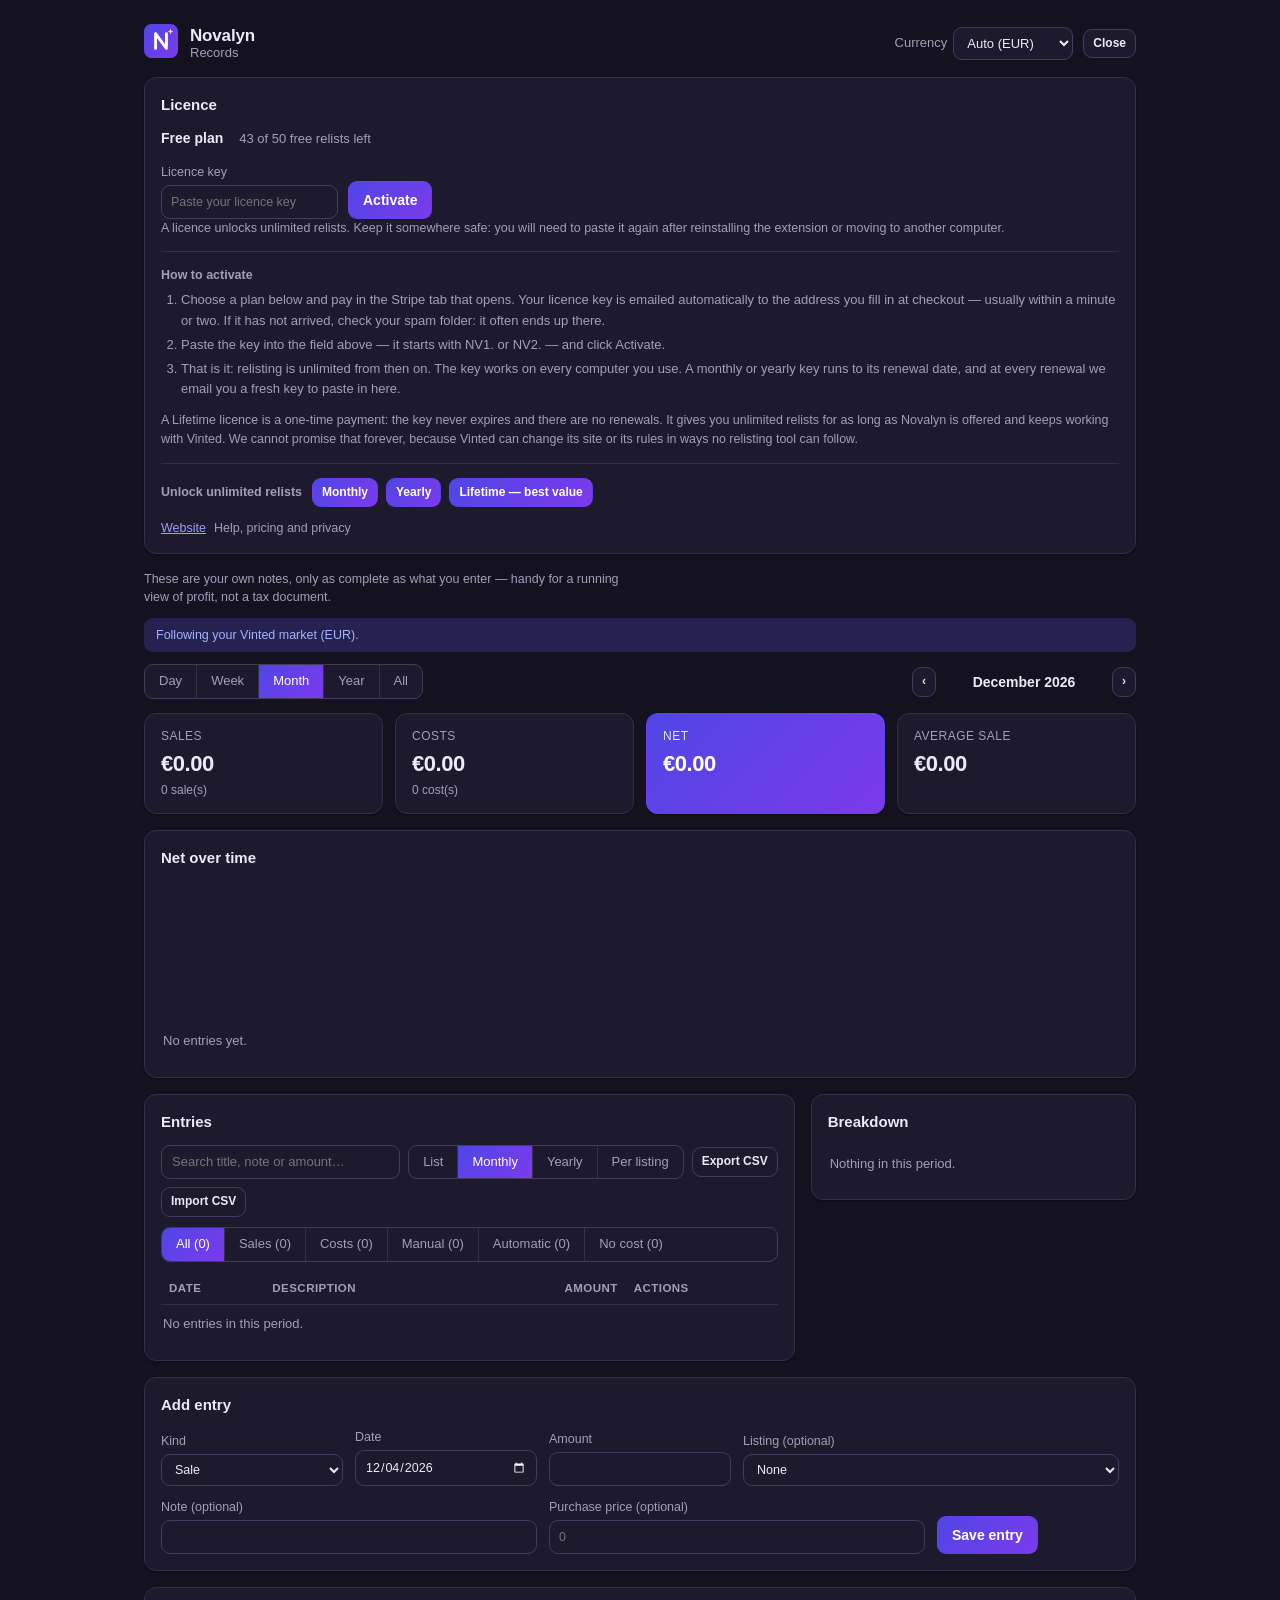
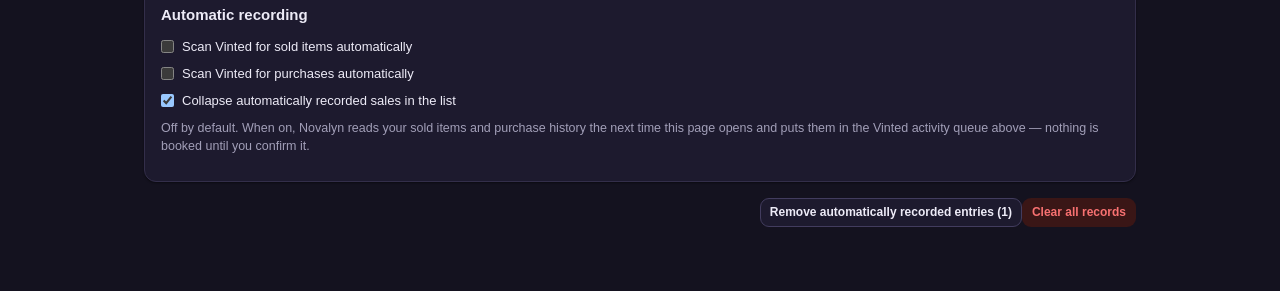
<file: demo/harness/options.html>
<!DOCTYPE html>
<html lang="en" data-theme="dark">
<head>
    <meta charset="UTF-8">
    <meta name="robots" content="noindex">
    <meta name="viewport" content="width=device-width, initial-scale=1.0">
    <title>Novalyn — Records</title>
    <link rel="stylesheet" href="options.css">
</head>
<body>
    <div class="page">
        <header class="page-head">
            <div class="brand">
                <span class="brand-mark" aria-hidden="true">
                    <svg viewBox="0 0 32 32" width="34" height="34" role="img">
                        <defs>
                            <linearGradient id="nvGrad" x1="0" y1="0" x2="1" y2="1">
                                <stop offset="0" stop-color="#4F46E5"/>
                                <stop offset="1" stop-color="#7C3AED"/>
                            </linearGradient>
                        </defs>
                        <rect x="0" y="0" width="32" height="32" rx="7" fill="url(#nvGrad)"/>
                        <path d="M10.9 9 L10.9 23 M10.9 9 L21.1 23 M21.1 9 L21.1 23"
                              stroke="#ffffff" stroke-width="2.7" stroke-linecap="round" fill="none"/>
                        <path d="M25 4.3 L25.7 6.3 L27.7 7 L25.7 7.7 L25 9.7 L24.3 7.7 L22.3 7 L24.3 6.3 Z"
                              fill="#FDE68A"/>
                    </svg>
                </span>
                <span class="brand-text">
                    <strong>Novalyn</strong>
                    <span class="brand-sub" data-i18n="records.title">Records</span>
                </span>
            </div>
            <div class="head-actions">
                <label class="field-inline">
                    <span data-i18n="records.currency">Currency</span>
                    <select id="currencySelect"></select>
                </label>
                <button id="btnClose" class="btn btn-secondary btn-tiny" data-i18n="btn.close">Close</button>
            </div>
        </header>

        <section class="card license-card" id="license">
            <div class="card-head"><h2 data-i18n="license.title">Licence</h2></div>
            <div class="license-summary">
                <span id="licensePlan" class="license-plan">—</span>
                <span id="licenseRemaining" class="license-remaining"></span>
                <span id="licenseExpiry" class="license-expiry"></span>
            </div>
            <p class="hint license-renew" id="licenseRenew" style="display: none;"></p>
            <div class="license-activate">
                <label class="field grow">
                    <span data-i18n="license.key">Licence key</span>
                    <input type="text" id="licenseKey" autocomplete="off" spellcheck="false"
                           data-i18n-placeholder="license.keyPlaceholder" placeholder="Paste your licence key">
                </label>
                <div class="license-actions">
                    <button id="btnActivateLicense" class="btn btn-primary" data-i18n="license.activate">Activate</button>
                    <button id="btnDeactivateLicense" class="btn btn-secondary" style="display: none;" data-i18n="license.deactivate">Deactivate this device</button>
                </div>
            </div>
            <p class="hint" data-i18n="license.hint">
                A licence unlocks unlimited relists. Keep it somewhere safe: you will need to paste
                it again after reinstalling the extension or moving to another computer.
            </p>
            <div class="license-howto" id="licenseHowTo">
                <span class="license-howto-title" data-i18n="license.howTo.title">How to activate</span>
                <ol>
                    <li data-i18n="license.howTo.step1">
                        Choose a plan below and pay in the Stripe tab that opens. Your licence key is
                        emailed automatically to the address you fill in at checkout — usually within
                        a minute or two. If it has not arrived, check your spam folder: it often ends
                        up there.
                    </li>
                    <li data-i18n="license.howTo.step2">
                        Paste the key into the field above — it starts with NV1. or NV2. — and click
                        Activate.
                    </li>
                    <li data-i18n="license.howTo.step3">
                        That is it: relisting is unlimited from then on. The key works on every computer
                        you use; a monthly or yearly key runs to its renewal date — and at each renewal we
                        email you a fresh key to paste in here.
                    </li>
                </ol>
            </div>
            <!-- Deliberately OUTSIDE #licenseHowTo: options.ts hides that block once a
                 key is active, and this is the condition of the Lifetime sale — the
                 person who owns one is exactly who must keep seeing it. -->
            <p class="license-lifetime-note" data-i18n="license.lifetimeNote">
                A Lifetime licence is a one-time payment: the key never expires and there are no
                renewals. It gives you unlimited relists for as long as Novalyn is offered and keeps
                working with Vinted. We cannot promise that forever, because Vinted can change its
                site or its rules in ways no relisting tool can follow.
            </p>
            <div class="license-upgrade">
                <span class="license-upgrade-title" data-i18n="license.upgradeTitle">Unlock unlimited relists</span>
                <div class="license-upgrade-actions">
                    <button class="btn btn-primary btn-tiny" data-plan="monthly" data-i18n="license.upgrade.monthly">Monthly</button>
                    <button class="btn btn-primary btn-tiny" data-plan="yearly" data-i18n="license.upgrade.yearly">Yearly</button>
                    <button class="btn btn-primary btn-tiny" data-plan="lifetime" data-i18n="license.upgrade.lifetime">Lifetime — best value</button>
                </div>
            </div>
            <p class="license-site">
                <a href="#" id="linkSite" data-i18n="site.open">Website</a>
                <span class="license-site-hint" data-i18n="site.hint">Help, pricing and privacy</span>
            </p>
        </section>

        <p class="disclaimer" data-i18n="records.notTaxGrade">
            These are your own notes, only as complete as what you enter — handy for a running view
            of profit, not a tax document.
        </p>
        <p id="currencyNotice" class="notice" style="display: none;"></p>

        <div class="toolbar">
            <div class="period-toggle" id="periodToggle" role="group" data-i18n-aria-label="records.period">
                <button class="period-btn" data-period="day" data-i18n="records.period.day">Day</button>
                <button class="period-btn" data-period="week" data-i18n="records.period.week">Week</button>
                <button class="period-btn active" data-period="month" data-i18n="records.period.month">Month</button>
                <button class="period-btn" data-period="year" data-i18n="records.period.year">Year</button>
                <button class="period-btn" data-period="all" data-i18n="records.period.all">All</button>
            </div>
            <div class="period-nav">
                <button id="btnPrev" class="btn btn-secondary btn-tiny" data-i18n-title="records.prev" title="Previous period">&lsaquo;</button>
                <span id="periodLabel" class="period-label"></span>
                <button id="btnNext" class="btn btn-secondary btn-tiny" data-i18n-title="records.next" title="Next period">&rsaquo;</button>
            </div>
        </div>

        <section class="card" id="reportCard" hidden>
            <div class="card-head"><h2 id="reportTitle" data-i18n="records.report.title">This month</h2></div>
            <p class="report-line" id="reportLine"></p>
            <p class="hint" id="reportNote" hidden></p>
        </section>

        <section class="tiles">
            <div class="tile" data-tile="sale" role="button" tabindex="0">
                <span class="tile-label" data-i18n="records.sales">Sales</span>
                <span class="tile-value" id="tileSales">—</span>
                <span class="tile-sub" id="tileSalesSub"></span>
            </div>
            <div class="tile" data-tile="cost" role="button" tabindex="0">
                <span class="tile-label" data-i18n="records.costs">Costs</span>
                <span class="tile-value" id="tileCosts">—</span>
                <span class="tile-sub" id="tileCostsSub"></span>
            </div>
            <div class="tile tile-strong">
                <span class="tile-label" data-i18n="records.net">Net</span>
                <span class="tile-value" id="tileNet">—</span>
            </div>
            <div class="tile">
                <span class="tile-label" data-i18n="records.avgSale">Average sale</span>
                <span class="tile-value" id="tileAvg">—</span>
            </div>
            <div class="tile" id="tileMarginWrap" hidden>
                <span class="tile-label" data-i18n="records.avgMargin">Average margin</span>
                <span class="tile-value" id="tileMargin">—</span>
                <span class="tile-sub" id="tileMarginSub"></span>
            </div>
        </section>

        <section class="card" id="timingCard" hidden>
            <div class="card-head"><h2 data-i18n="records.timing.title">Time to sell</h2></div>
            <div id="timingBody" class="timing-body"></div>
            <p class="hint" data-i18n="records.timing.note">Counted from the ad's creation date (or its last relist) to the sale date you booked.</p>
        </section>

        <section class="card">
            <div class="card-head"><h2 data-i18n="records.chart.title">Net over time</h2></div>
            <p class="hint chart-note" id="chartNote" hidden></p>
            <div id="chart" class="chart"></div>
        </section>

        <section class="card" id="activityCard" style="display: none;">
            <div class="card-head">
                <h2 data-i18n="records.activity.title">Vinted activity</h2>
                <span id="activityCount" class="activity-count"></span>
            </div>
            <div class="activity-sync">
                <span id="activitySyncText" class="activity-sync-text"></span>
                <button type="button" id="btnScanNow" class="btn btn-secondary btn-tiny" data-i18n="records.activity.scanNow">Scan now</button>
            </div>
            <p class="hint" id="activityHint" data-i18n="records.activity.hint">
                Found on Vinted and waiting for your confirmation. Nothing reaches your figures until
                you confirm it.
            </p>
            <div id="activityDirectionNotice" class="activity-notice" hidden>
                <p data-i18n="records.activity.directionNotice">
                    Vinted does not say whether a transaction was a purchase or a sale, so this list
                    cannot either. Read the small status line under each title: "label sent to the
                    seller" means you bought it, "the buyer has received it" means you sold it. Only
                    tick what you actually bought.
                </p>
                <button type="button" id="btnDismissDirectionNotice" class="btn btn-secondary btn-tiny" data-i18n="records.activity.directionDismiss">Got it</button>
            </div>
            <div id="activityList" class="queue activity-list"></div>
            <p class="hint" id="activityEmpty" hidden data-i18n="records.activity.empty">Nothing to review.</p>
            <div class="activity-actions">
                <label class="check">
                    <input type="checkbox" id="activitySelectAll" checked>
                    <span data-i18n="records.activity.selectAll">Select all</span>
                </label>
                <button id="btnBookActivity" class="btn btn-primary btn-tiny" data-i18n="records.activity.confirm">Confirm selection</button>
                <button id="btnDismissActivity" class="btn btn-secondary btn-tiny" data-i18n="records.activity.dismissSelection">Do not book</button>
            </div>
            <div id="activityDismissed" class="activity-dismissed" hidden>
                <span id="activityDismissedText"></span>
                <button type="button" id="btnRestoreDismissed" class="btn btn-secondary btn-tiny" data-i18n="records.activity.restore">Bring back</button>
            </div>
        </section>

        <section class="grid-2">
            <div class="card">
                <div class="card-head"><h2 data-i18n="records.entries">Entries</h2></div>
                <div class="entries-toolbar">
                    <input type="search" id="entriesSearch" class="entries-search" data-i18n-placeholder="records.search.placeholder" placeholder="Search title, note or amount…">
                    <div class="period-toggle entries-view" id="entriesView" role="group">
                        <button class="period-btn active" data-view="list" data-i18n="records.view.list">List</button>
                        <button class="period-btn" data-view="month" data-i18n="records.view.month">Monthly</button>
                        <button class="period-btn" data-view="year" data-i18n="records.view.year">Yearly</button>
                        <button class="period-btn" data-view="listing" data-i18n="records.view.listing">Per listing</button>
                    </div>
                    <button id="btnExportCsv" class="btn btn-secondary btn-tiny" data-i18n="records.export">Export CSV</button>
                    <button id="btnImportCsv" class="btn btn-secondary btn-tiny" data-i18n="records.importCsv">Import CSV</button>
                    <button id="btnDeleteScan" class="btn btn-danger btn-tiny" style="display: none;" data-i18n="records.deleteScan">Remove scan entries</button>
                    <input type="file" id="importCsvFile" accept=".csv,text/csv" hidden>
                </div>
                <div class="period-toggle entry-filters" id="entryFilters" role="group">
                    <button class="period-btn active" data-filter="all" data-i18n="records.filter.all">All</button>
                    <button class="period-btn" data-filter="sale" data-i18n="records.filter.sales">Sales</button>
                    <button class="period-btn" data-filter="cost" data-i18n="records.filter.costs">Costs</button>
                    <button class="period-btn" data-filter="manual" data-i18n="records.filter.manual">Manual</button>
                    <button class="period-btn" data-filter="auto" data-i18n="records.filter.auto">Automatic</button>
                    <button class="period-btn" data-filter="nocost" data-i18n="records.filter.noCost">No cost</button>
                </div>
                <div id="autoSalesStrip" class="auto-strip" style="display: none;"></div>
                <div class="table-wrap">
                    <table class="ledger-table">
                        <thead>
                            <tr>
                                <th data-i18n="records.table.date">Date</th>
                                <th data-i18n="records.table.description">Description</th>
                                <th class="num" data-i18n="records.table.amount">Amount</th>
                                <th data-i18n="records.table.actions">Actions</th>
                            </tr>
                        </thead>
                        <tbody id="entriesBody"></tbody>
                    </table>
                </div>
                <div id="entriesEmpty" class="empty" style="display: none;" data-i18n="records.table.empty">No entries in this period.</div>
            </div>
            <div class="card">
                <div class="card-head"><h2 data-i18n="records.breakdown.title">Costs by type</h2></div>
                <div id="breakdown" class="breakdown"></div>
            </div>
        </section>

        <section class="card">
            <div class="card-head"><h2 data-i18n="records.addEntry">Add entry</h2></div>
            <form id="entryForm" class="entry-form">
                <label class="field">
                    <span data-i18n="records.field.kind">Kind</span>
                    <select id="entryKind">
                        <option value="sale" data-i18n="records.kind.sale">Sale</option>
                        <option value="cost" data-i18n="records.kind.cost">Cost</option>
                    </select>
                </label>
                <label class="field">
                    <span data-i18n="records.field.date">Date</span>
                    <input type="date" id="entryDate">
                </label>
                <label class="field">
                    <span data-i18n="records.field.amount">Amount</span>
                    <input type="number" id="entryAmount" min="0" step="0.01" inputmode="decimal">
                </label>
                <label class="field" id="entryCostTypeWrap">
                    <span data-i18n="records.costType">Type</span>
                    <select id="entryCostType">
                        <option value="item" data-i18n="records.cost.item">Item cost</option>
                        <option value="shipping" data-i18n="records.cost.shipping">Shipping</option>
                        <option value="promotion" data-i18n="records.cost.promotion">Promotion</option>
                        <option value="withdrawal" data-i18n="records.cost.withdrawal">Withdrawal fee</option>
                        <option value="protection" data-i18n="records.cost.protection">Buyer protection</option>
                        <option value="other" data-i18n="records.cost.other">Other</option>
                    </select>
                </label>
                <label class="field grow">
                    <span data-i18n="records.field.listing">Listing (optional)</span>
                    <select id="entryListing">
                        <option value="" data-i18n="records.none">None</option>
                    </select>
                </label>
                <label class="field grow">
                    <span data-i18n="records.field.note">Note (optional)</span>
                    <input type="text" id="entryNote" maxlength="120">
                </label>
                <label class="field grow" id="entryCostBasisField" style="display: none;">
                    <span data-i18n="records.field.costBasis">Purchase price (optional)</span>
                    <input type="number" id="entryCostBasis" min="0" step="0.01" placeholder="0" data-i18n-title="records.field.costBasisHint" title="What you paid for the item — used for the margin only">
                </label>
                <div class="form-actions">
                    <button type="submit" class="btn btn-primary" id="btnSaveEntry" data-i18n="records.save">Save entry</button>
                    <button type="button" class="btn btn-secondary" id="btnResetEntry" style="display: none;" data-i18n="records.cancel">Cancel</button>
                </div>
            </form>
        </section>

        <section class="card">
            <div class="card-head"><h2 data-i18n="records.auto.title">Automatic recording</h2></div>
            <label class="check">
                <input type="checkbox" id="autoRecordSales">
                <span data-i18n="records.auto.sales">Record sales automatically when an item sells</span>
            </label>
            <label class="check">
                <input type="checkbox" id="autoRecordPurchases">
                <span data-i18n="records.auto.purchases">Scan purchases automatically from Vinted</span>
            </label>
            <label class="check">
                <input type="checkbox" id="collapseAutoEntries">
                <span data-i18n="records.auto.collapse">Collapse automatically recorded sales in the list</span>
            </label>
            <p class="hint" data-i18n="records.auto.hint">
                Off by default. When on, Novalyn reads your sold items and purchase history the next
                time this page opens and puts them in the Vinted activity queue above — nothing is
                booked until you confirm it.
            </p>
        </section>

        <footer class="foot">
            <button id="btnClearAutoEntries" class="btn btn-secondary btn-tiny" style="display: none;"></button>
            <button id="btnClearLedger" class="btn btn-danger btn-tiny" data-i18n="records.clear">Clear all records</button>
        </footer>
    </div>

    <script>
(function () {
  var D = {"settings":{"autoRetry":true,"stopOnFirstFailure":false,"maxRetries":3,"retryDelay":5,"delayBetween":12,"delayUnit":"seconds","rateLimitEnabled":true,"rateWarnPerHour":15,"rateWarnPerDay":60,"rateBlockPerHour":30,"rateBlockPerDay":150,"showLauncher":false,"photoVariance":true,"language":"en","theme":"dark","recordsView":"month"},"listings":{"48200100":{"id":"48200100","title":"Wool coat, camel — size M","description":"","price":48,"images":["[data-uri]"],"category":"Women > Clothing","brand":"—","size":"M","condition":"Very good","status":"active","createdAt":1793216834386,"currency":"EUR"},"48200107":{"id":"48200107","title":"Denim jacket, vintage wash","description":"","price":32,"images":["[data-uri]"],"category":"Women > Clothing","brand":"—","size":"M","condition":"Very good","status":"active","createdAt":1792957634386,"currency":"EUR"},"48200114":{"id":"48200114","title":"Leather ankle boots, EU 39","description":"","price":39,"images":["[data-uri]"],"category":"Women > Clothing","brand":"—","size":"M","condition":"Very good","status":"active","createdAt":1792612034386,"currency":"EUR"},"48200121":{"id":"48200121","title":"Knit sweater, cream","description":"","price":18.5,"images":["[data-uri]"],"category":"Women > Clothing","brand":"—","size":"M","condition":"Very good","status":"active","createdAt":1792180034386,"currency":"EUR"},"48200128":{"id":"48200128","title":"Floral summer dress, size S","description":"","price":22,"images":["[data-uri]"],"category":"Women > Clothing","brand":"—","size":"M","condition":"Very good","status":"sold","createdAt":1791575234386,"currency":"EUR"},"48200135":{"id":"48200135","title":"Silk scarf, navy","description":"","price":14,"images":["[data-uri]"],"category":"Women > Clothing","brand":"—","size":"M","condition":"Very good","status":"hidden","createdAt":1790797634386,"currency":"EUR"},"48200142":{"id":"48200142","title":"Canvas sneakers, EU 42","description":"","price":25,"images":["[data-uri]"],"category":"Women > Clothing","brand":"—","size":"M","condition":"Very good","status":"draft","createdAt":1789933634386,"currency":"EUR"},"48200149":{"id":"48200149","title":"Linen shirt, white","description":"","price":20,"images":["[data-uri]"],"category":"Women > Clothing","brand":"—","size":"M","condition":"Very good","status":"active","createdAt":1788637634386,"currency":"EUR"}},"batches":{"b-2401":{"id":"b-2401","status":"completed","progress":6,"total":6,"delayBetween":12,"startedAt":1793387114386,"jobs":[{"listingId":"48200100","retryCount":0,"status":"completed"},{"listingId":"48200107","retryCount":0,"status":"completed"},{"listingId":"48200114","retryCount":0,"status":"completed"},{"listingId":"48200121","retryCount":0,"status":"completed"},{"listingId":"48200128","retryCount":0,"status":"completed"},{"listingId":"48200135","retryCount":0,"status":"completed"}],"completedAt":1793389634388}},"history":[{"id":"h-0","listingId":"48200100","originalListing":{"id":"48200100","title":"Wool coat, camel — size M","description":"","price":48,"images":["[data-uri]"],"category":"Women > Clothing","brand":"—","size":"M","condition":"Very good","status":"active","createdAt":1793216834386,"currency":"EUR"},"newListingId":"99000000","timestamp":1793389634386,"success":true},{"id":"h-1","listingId":"48200107","originalListing":{"id":"48200107","title":"Denim jacket, vintage wash","description":"","price":32,"images":["[data-uri]"],"category":"Women > Clothing","brand":"—","size":"M","condition":"Very good","status":"active","createdAt":1792957634386,"currency":"EUR"},"newListingId":"99000001","timestamp":1793378834386,"success":true},{"id":"h-2","listingId":"48200114","originalListing":{"id":"48200114","title":"Leather ankle boots, EU 39","description":"","price":39,"images":["[data-uri]"],"category":"Women > Clothing","brand":"—","size":"M","condition":"Very good","status":"active","createdAt":1792612034386,"currency":"EUR"},"newListingId":"99000002","timestamp":1793368034386,"success":true},{"id":"h-3","listingId":"48200121","originalListing":{"id":"48200121","title":"Knit sweater, cream","description":"","price":18.5,"images":["[data-uri]"],"category":"Women > Clothing","brand":"—","size":"M","condition":"Very good","status":"active","createdAt":1792180034386,"currency":"EUR"},"newListingId":"99000003","timestamp":1793357234386,"success":true},{"id":"h-4","listingId":"48200128","originalListing":{"id":"48200128","title":"Floral summer dress, size S","description":"","price":22,"images":["[data-uri]"],"category":"Women > Clothing","brand":"—","size":"M","condition":"Very good","status":"sold","createdAt":1791575234386,"currency":"EUR"},"newListingId":"99000004","timestamp":1793346434386,"success":true},{"id":"h-5","listingId":"48200135","originalListing":{"id":"48200135","title":"Silk scarf, navy","description":"","price":14,"images":["[data-uri]"],"category":"Women > Clothing","brand":"—","size":"M","condition":"Very good","status":"hidden","createdAt":1790797634386,"currency":"EUR"},"newListingId":"99000005","timestamp":1793335634386,"success":true}],"archive":[{"id":"a-0","listingId":"48200100","listing":{"id":"48200100","title":"Wool coat, camel — size M","description":"","price":48,"images":["[data-uri]"],"category":"Women > Clothing","brand":"—","size":"M","condition":"Very good","status":"active","createdAt":1793216834386,"currency":"EUR"},"archivedAt":1793389634386,"reason":"before-relist","apiData":{"id":48200100,"title":"Wool coat, camel — size M","price":"48","currency":"EUR","assigned_photos":[{"id":45441634526,"orientation":0}]}},{"id":"a-1","listingId":"48200107","listing":{"id":"48200107","title":"Denim jacket, vintage wash","description":"","price":32,"images":["[data-uri]"],"category":"Women > Clothing","brand":"—","size":"M","condition":"Very good","status":"active","createdAt":1792957634386,"currency":"EUR"},"archivedAt":1793368034386,"reason":"before-relist","apiData":{"id":48200107,"title":"Denim jacket, vintage wash","price":"32","currency":"EUR","assigned_photos":[{"id":45441634527,"orientation":0}]}},{"id":"a-2","listingId":"48200114","listing":{"id":"48200114","title":"Leather ankle boots, EU 39","description":"","price":39,"images":["[data-uri]"],"category":"Women > Clothing","brand":"—","size":"M","condition":"Very good","status":"active","createdAt":1792612034386,"currency":"EUR"},"archivedAt":1793346434386,"reason":"before-relist"},{"id":"a-3","listingId":"48200121","listing":{"id":"48200121","title":"Knit sweater, cream","description":"","price":18.5,"images":["[data-uri]"],"category":"Women > Clothing","brand":"—","size":"M","condition":"Very good","status":"active","createdAt":1792180034386,"currency":"EUR"},"archivedAt":1793324834386,"reason":"before-relist"},{"id":"a-4","listingId":"48200128","listing":{"id":"48200128","title":"Floral summer dress, size S","description":"","price":22,"images":["[data-uri]"],"category":"Women > Clothing","brand":"—","size":"M","condition":"Very good","status":"sold","createdAt":1791575234386,"currency":"EUR"},"archivedAt":1793303234386,"reason":"before-relist"},{"id":"a-5","listingId":"48200135","listing":{"id":"48200135","title":"Silk scarf, navy","description":"","price":14,"images":["[data-uri]"],"category":"Women > Clothing","brand":"—","size":"M","condition":"Very good","status":"hidden","createdAt":1790797634386,"currency":"EUR"},"archivedAt":1793281634386,"reason":"before-relist"}],"automation":{"enabled":true,"lineage":{"48200100":{"lastRelistedAt":1793130434386,"cycles":1,"rootId":"49000000","preViews":34,"preViewsAt":1789588034386},"48200107":{"lastRelistedAt":1792871234386,"cycles":2,"rootId":"49000001","preViews":19,"preViewsAt":1789588034386},"48200114":{"lastRelistedAt":1792439234386,"cycles":3,"rootId":"49000002","preViews":61,"preViewsAt":1787946434386},"48200121":{"lastRelistedAt":1792093634386,"cycles":4,"rootId":"49000003","preViews":46,"preViewsAt":1788292034386},"48200128":{"lastRelistedAt":1791748034386,"cycles":5,"rootId":"49000004","preViews":28,"preViewsAt":1788378434386}},"rules":[{"id":"r-1","name":"Stale stock — every 3 weeks","enabled":true,"target":{"statuses":["active"],"olderThanDays":30,"cooldownDays":14},"cadence":{"type":"daily","time":"10:00"},"window":{"startHour":9,"endHour":21},"limits":{"maxPerRun":5,"maxPerDay":20,"minGapSec":90},"price":{"mode":"percent","value":10,"stepPerCycle":true,"floor":12},"requireApproval":true,"priority":2,"lastRunAt":1793317634386},{"id":"r-2","name":"Winter coats — refresh","enabled":false,"target":{"statuses":["hidden","draft"],"olderThanDays":60,"cooldownDays":30},"cadence":{"type":"weekly","time":"18:30","daysOfWeek":[0,3]},"window":{"startHour":9,"endHour":21},"limits":{"maxPerRun":8,"maxPerDay":24,"minGapSec":120},"price":{"mode":"none","value":0,"stepPerCycle":false},"requireApproval":true,"priority":0}],"runs":[{"id":"run-1","ruleId":"r-1","ruleName":"Stale stock — every 3 weeks","createdAt":1793382434386,"scheduledAt":1793382434386,"expiresAt":1793555234386,"status":"planned","items":[{"listingId":"48200100","title":"Wool coat, camel — size M","plannedPrice":43.2,"reason":"not relisted in 14 days"},{"listingId":"48200107","title":"Denim jacket, vintage wash","plannedPrice":28.8,"reason":"older than 30 days"},{"listingId":"48200114","title":"Leather ankle boots, EU 39","plannedPrice":35.1,"reason":"older than 30 days"},{"listingId":"48200121","title":"Knit sweater, cream","plannedPrice":16.65,"reason":"older than 30 days"},{"listingId":"48200128","title":"Floral summer dress, size S","plannedPrice":19.8,"reason":"older than 30 days"}]},{"id":"run-0","ruleId":"r-1","ruleName":"Stale stock — every 3 weeks","createdAt":1793310434386,"scheduledAt":1793310434386,"expiresAt":1793483234386,"status":"completed","items":[],"batchId":"b-2401","summary":{"relisted":5,"skipped":1,"failed":0}}]},"ledger":{"entries":[{"id":"s1","kind":"sale","date":1793216834386,"amount":22,"currency":"EUR","title":"Floral summer dress, size S","costBasis":6,"source":"detected-sale","confirmed":true,"createdAt":1793216834386,"listingId":"48200128"},{"id":"s2","kind":"sale","date":1792871234386,"amount":39,"currency":"EUR","title":"Leather ankle boots, EU 39","costBasis":12,"source":"manual","confirmed":true,"createdAt":1792871234386},{"id":"s3","kind":"sale","date":1792612034386,"amount":18.5,"currency":"EUR","title":"Knit sweater, cream","costBasis":5,"source":"manual","confirmed":true,"createdAt":1792612034386},{"id":"s4","kind":"sale","date":1792180034386,"amount":32,"currency":"EUR","title":"Denim jacket, vintage wash","costBasis":9.5,"source":"manual","confirmed":true,"createdAt":1792180034386,"listingId":"48200107"},{"id":"s5","kind":"sale","date":1791575234386,"amount":25,"currency":"EUR","title":"Canvas sneakers, EU 42","costBasis":8,"source":"manual","confirmed":true,"createdAt":1791575234386},{"id":"s6","kind":"sale","date":1790106434386,"amount":20,"currency":"EUR","title":"Linen shirt, white","costBasis":4.5,"source":"manual","confirmed":true,"createdAt":1790106434386},{"id":"s7","kind":"sale","date":1789588034386,"amount":48,"currency":"EUR","title":"Wool coat, camel — size M","costBasis":15,"source":"manual","confirmed":true,"createdAt":1789588034386},{"id":"s8","kind":"sale","date":1788464834386,"amount":14,"currency":"EUR","title":"Silk scarf, navy","costBasis":3,"source":"manual","confirmed":true,"createdAt":1788464834386},{"id":"s9","kind":"sale","date":1787946434386,"amount":27.5,"currency":"EUR","title":"Cotton blouse, striped","costBasis":6.5,"source":"manual","confirmed":true,"createdAt":1787946434386},{"id":"s10","kind":"sale","date":1786650434386,"amount":16,"currency":"EUR","title":"Wool trousers, grey","costBasis":5,"source":"manual","confirmed":true,"createdAt":1786650434386},{"id":"s11","kind":"sale","date":1785095234386,"amount":35,"currency":"EUR","title":"Trench coat, beige","costBasis":11,"source":"manual","confirmed":true,"createdAt":1785095234386},{"id":"s12","kind":"sale","date":1783194434386,"amount":21,"currency":"EUR","title":"Knit cardigan, oatmeal","costBasis":6,"source":"manual","confirmed":true,"createdAt":1783194434386},{"id":"s13","kind":"sale","date":1781207234386,"amount":19,"currency":"EUR","title":"Leather belt, brown","costBasis":4,"source":"manual","confirmed":true,"createdAt":1781207234386},{"id":"c1","kind":"cost","date":1793130434386,"amount":4.65,"currency":"EUR","costType":"shipping","note":"Vinted shipping label","source":"manual","confirmed":true,"createdAt":1793130434386},{"id":"c2","kind":"cost","date":1792957634386,"amount":12,"currency":"EUR","costType":"item","note":"Thrift haul — 3 items","source":"manual","confirmed":true,"createdAt":1792957634386},{"id":"c3","kind":"cost","date":1792698434386,"amount":1.75,"currency":"EUR","costType":"promotion","note":"Bump — 3 listings","source":"manual","confirmed":true,"createdAt":1792698434386},{"id":"c4","kind":"cost","date":1792352834386,"amount":6,"currency":"EUR","costType":"item","note":"Summer dress, size S","source":"manual","confirmed":true,"createdAt":1792352834386,"listingId":"48200128"},{"id":"c5","kind":"cost","date":1791920834386,"amount":3.9,"currency":"EUR","costType":"other","note":"Packaging (mailers and tape)","source":"manual","confirmed":true,"createdAt":1791920834386},{"id":"c6","kind":"cost","date":1791402434386,"amount":2.5,"currency":"EUR","costType":"promotion","note":"Spotlight — 1 listing","source":"manual","confirmed":true,"createdAt":1791402434386},{"id":"c7","kind":"cost","date":1790711234386,"amount":9,"currency":"EUR","costType":"item","note":"Ankle boots — car boot sale","source":"manual","confirmed":true,"createdAt":1790711234386},{"id":"c8","kind":"cost","date":1789933634386,"amount":4.2,"currency":"EUR","costType":"shipping","note":"Vinted shipping label","source":"manual","confirmed":true,"createdAt":1789933634386},{"id":"c9","kind":"cost","date":1788896834386,"amount":11.5,"currency":"EUR","costType":"item","note":"Mixed bag — 4 pieces","source":"manual","confirmed":true,"createdAt":1788896834386},{"id":"c10","kind":"cost","date":1788205634386,"amount":1.6,"currency":"EUR","costType":"other","note":"Packaging","source":"manual","confirmed":true,"createdAt":1788205634386},{"id":"c11","kind":"cost","date":1787255234386,"amount":3.1,"currency":"EUR","costType":"protection","note":"Buyer protection — returned item","source":"manual","confirmed":true,"createdAt":1787255234386},{"id":"c12","kind":"cost","date":1785786434386,"amount":7.5,"currency":"EUR","costType":"item","note":"Trench coat — flea market","source":"manual","confirmed":true,"createdAt":1785786434386},{"id":"c13","kind":"cost","date":1784317634386,"amount":2.2,"currency":"EUR","costType":"promotion","note":"Bump — 2 listings","source":"manual","confirmed":true,"createdAt":1784317634386},{"id":"c14","kind":"cost","date":1781898434386,"amount":5.4,"currency":"EUR","costType":"shipping","note":"Vinted shipping label","source":"manual","confirmed":true,"createdAt":1781898434386}]},"gate":{"paid":false,"status":"free","tier":"free","allowed":true,"remaining":43,"limit":50},"rate":{"level":"ok","enabled":true,"perHour":3,"perDay":11,"warnPerHour":15,"warnPerDay":60,"blockPerHour":30,"blockPerDay":150},"usage":{"relistsCompleted":7,"firstRelistAt":1791143234386,"lastRelistAt":1793378834386},"license":{"key":"","tier":"free","status":"none"},"traction":{"byListing":{"48200100":{"samples":[{"at":1793137634386,"views":13,"favourites":1},{"at":1793238434386,"views":31,"favourites":4},{"at":1793382434386,"views":51,"favourites":6}]},"48200107":{"samples":[{"at":1792878434386,"views":11,"favourites":1},{"at":1792979234386,"views":26,"favourites":2},{"at":1793382434386,"views":44,"favourites":4}]},"48200114":{"samples":[{"at":1792446434386,"views":10,"favourites":1},{"at":1792547234386,"views":23,"favourites":1},{"at":1793382434386,"views":38,"favourites":3}]},"48200121":{"samples":[{"at":1792100834386,"views":8,"favourites":1},{"at":1792201634386,"views":20,"favourites":3},{"at":1793382434386,"views":33,"favourites":5}]},"48200128":{"samples":[{"at":1791755234386,"views":10,"favourites":1},{"at":1791856034386,"views":25,"favourites":1},{"at":1793382434386,"views":41,"favourites":2}]}}}};
  var OPTS = {"full":true};
  // Static (site) demo: the same bundle is served as a plain file, so the
  // language, theme and checklist come from the query string the wrapper links
  // to. This has to run *before* the overrides below, or a URL option would be
  // silently ignored (it was, once).
  try {
    var q = new URLSearchParams(location.search);
    var LANGS = ['en', 'nl', 'fr', 'de', 'es', 'it'];
    if (!OPTS.lang && LANGS.indexOf(q.get('lang')) !== -1) OPTS.lang = q.get('lang');
    if (!OPTS.theme && (q.get('theme') === 'light' || q.get('theme') === 'dark')) OPTS.theme = q.get('theme');
    if (!OPTS.hint && q.get('hint') === '1') OPTS.hint = true;
    // Records: the static harness has no server to read ?records= / ?scrollTo=,
    // so the demo wrapper's link into the Records page carries them here.
    var VIEWS = ['list', 'month', 'year', 'listing'];
    if (!OPTS.records && VIEWS.indexOf(q.get('records')) !== -1) OPTS.records = q.get('records');
    if (!OPTS.scrollTo && q.get('scrollTo')) OPTS.scrollTo = q.get('scrollTo');
  } catch (e) { /* no URLSearchParams: fall back to the baked values */ }
  // The site demo picks a language from ?lang=; the store shots never set it.
  if (OPTS.lang) D.settings = Object.assign({}, D.settings, { language: OPTS.lang });
  if (OPTS.theme) D.settings = Object.assign({}, D.settings, { theme: OPTS.theme });
  // hint=1 hides the first-run checklist: on the marketing site it would
  // read as "2/4 done" for a visitor who has never installed anything.
  if (OPTS.hint) D.settings = Object.assign({}, D.settings, { onboardingSeen: true });
  // records=list|month|year|listing picks the Records entries view, so the
  // store shot can show real rows instead of one collapsed month group.
  if (OPTS.records) D.settings = Object.assign({}, D.settings, { recordsView: OPTS.records });
  // ?batchProgress=<n> puts the sample batch at step n (0..total): the promo
  // captures the real progress bar at each step and cross-fades between the
  // captures, so the animated bar is the product's own, never a redrawn one.
  if (typeof OPTS.batchProgress === 'number' && isFinite(OPTS.batchProgress)) {
    var b = D.batches[Object.keys(D.batches)[0]];
    if (b) {
      var n = Math.max(0, Math.min(b.total, Math.round(OPTS.batchProgress)));
      b.progress = n;
      b.status = n >= b.total ? 'completed' : 'running';
      // No countdown: nextRelistAt was stamped when this module loaded, so by
      // capture time it is already in the past and would read as a stalled run.
      b.nextRelistAt = undefined;
      b.jobs.forEach(function (j, i) {
        j.status = i < n ? 'completed' : i === n ? 'running' : 'pending';
      });
      // A batch at step n is owned by a live worker. Say so, or the popup's
      // startup heal (core/batchState.ts) correctly turns the record into
      // "interrupted" and the capture shows a stopped run instead.
      OPTS.liveBatch = true;
    }
  }
  // Mutations are the one thing a demo must not *pretend* to do silently: tell
  // the surrounding page so it can say "this is sample data" instead of leaving
  // the visitor wondering whether their real wardrobe just changed.
  var MUTATING = ['startBatch', 'resumeBatch', 'pauseBatch', 'cancelBatch', 'deleteListing',
    'saveSettings', 'relistOne', 'approveRun', 'rejectRun', 'importData'];
  function announce(action) {
    try {
      if (window.parent !== window) {
        window.parent.postMessage({ novalynDemo: action }, '*');
      }
    } catch (e) { /* cross-origin parent: the demo still works, just silently */ }
  }
  function rsp(action, data) {
    switch (action) {
      // The popup creates the batch first and shows the confirm sheet on Start, so
      // without this the demo could never show its most trust-building screen: the
      // one that names the ads, the duration and what a relist will not fix.
      case 'createBatch': {
        var ids = (data && data.listingIds) || [];
        var batchId = 'demo-' + (Object.keys(D.batches).length + 1) + '-' + Date.now();
        var batch = {
          id: batchId,
          status: 'idle',
          progress: 0,
          total: ids.length,
          delayBetween: (data && data.delayBetween) || 60,
          jobs: ids.map(function (listingId) {
            return { listingId: String(listingId), retryCount: 0, status: 'pending' };
          })
        };
        D.batches[batchId] = batch;
        return { success: true, batch: batch };
      }
      case 'getSettings':    return { success: true, settings: D.settings };
      case 'getListings':    return { success: true, listings: D.listings };
      case 'getBatches':     return { success: true, batches: D.batches };
      case 'getHistory':     return { success: true, history: D.history };
      case 'getArchive':     return { success: true, archive: D.archive };
      case 'getAutomation':  return { success: true, automation: D.automation };
      case 'getLedger':      return { success: true, ledger: D.ledger };
      case 'getEntitlement': return { success: true, gate: D.gate, configured: true };
      case 'getLicense':     return { success: true, license: D.license, usage: D.usage, gate: D.gate, configured: true, provider: 'offline' };
      case 'getRateStatus':  return { success: true, status: D.rate, blockedUntil: null };
      case 'getTraction':    return { success: true, traction: D.traction };
      case 'engineStatus':   return { success: true, running: OPTS.liveBatch === true, paused: false, log: [] };
      case 'openVintedTab':  return { success: true, tabId: 1 };
      case 'fetchImage':     return { success: false };
      default:               return { success: true };
    }
  }
  function later(fn, value) { if (typeof fn === 'function') setTimeout(function () { fn(value); }, 0); return Promise.resolve(value); }
  var noop = function () {};
  var listeners = { addListener: noop, removeListener: noop, hasListener: function () { return false; } };
  var VINTED_TAB = { id: 1, index: 0, active: true, url: 'https://www.vinted.be/', title: 'Vinted' };
  var store = { settings: D.settings };

  window.chrome = {
    runtime: {
      id: 'demo',
      lastError: undefined,
      // Settings offers "Copy diagnostics", which reads the manifest version.
      // Without this the button would throw in the demo and nowhere else.
      getManifest: function () { return { version: '0.0.0-demo' }; },
      sendMessage: function (msg, cb) {
        var a = msg && msg.action;
        if (MUTATING.indexOf(a) !== -1) announce(a);
        return later(cb, rsp(a, msg && msg.data));
      },
      getURL: function (p) { return '/' + String(p || '').replace(/^\/+/, ''); },
      openOptionsPage: noop,
      onMessage: listeners,
      onInstalled: listeners,
      onStartup: listeners,
    },
    storage: {
      local: {
        get: function (keys, cb) {
          var out = {};
          if (typeof keys === 'string') out[keys] = store[keys];
          else if (Array.isArray(keys)) keys.forEach(function (k) { out[k] = store[k]; });
          else if (keys && typeof keys === 'object') Object.keys(keys).forEach(function (k) { out[k] = store[k] !== undefined ? store[k] : keys[k]; });
          else out = Object.assign({}, store);
          return later(cb, out);
        },
        set: function (obj, cb) { Object.assign(store, obj); later(cb, undefined); return Promise.resolve(); },
        remove: function (k, cb) { later(cb, undefined); return Promise.resolve(); },
        clear: function (cb) { store = {}; later(cb, undefined); return Promise.resolve(); },
      },
      session: {
        get: function (k, cb) { return later(cb, {}); },
        set: function (o, cb) { later(cb, undefined); return Promise.resolve(); },
        remove: function (k, cb) { later(cb, undefined); return Promise.resolve(); },
      },
      sync: { get: function (k, cb) { return later(cb, {}); }, set: function (o, cb) { later(cb, undefined); return Promise.resolve(); } },
      onChanged: listeners,
    },
    tabs: {
      query: function (q, cb) { return later(cb, [VINTED_TAB]); },
      get: function (id, cb) { return later(cb, VINTED_TAB); },
      sendMessage: function (id, msg, cb) {
        var a = msg && msg.action;
        var res = a === 'isLoggedIn' ? { success: true, loggedIn: true } : { success: true };
        return later(cb, res);
      },
      create: function (o, cb) { return later(cb, VINTED_TAB); },
      update: function (id, o, cb) { return later(cb, VINTED_TAB); },
      onUpdated: listeners,
      onActivated: listeners,
    },
    action: { openPopup: noop, setBadgeText: noop, setBadgeBackgroundColor: noop, setIcon: noop },
    alarms: { create: noop, clear: noop, onAlarm: listeners },
    notifications: { create: noop, onClicked: listeners },
    windows: { create: noop },
    i18n: { getUILanguage: function () { return 'en'; }, getMessage: function () { return ''; } },
  };

  // A popup window is at most 600px tall, so a real capture would cut the list
  // off. ?full=1 lifts that cap (the sub-panels keep their own scroll, exactly
  // as they do in the product) so the whole popup can be shown.
  if (OPTS.full) {
    var fs = document.createElement('style');
    fs.textContent = 'body{max-height:none !important}' +
      // ?whole=1 also opens the tab pane, so the site can show a complete list
      // instead of a scroll-clipped one. The interactive demo never uses it:
      // there the popup must scroll exactly like the real thing.
      (OPTS.whole ? '.tab-content{max-height:none !important}' : '');
    document.head.appendChild(fs);
  }

  window.addEventListener('load', function () {
    setTimeout(function () {
      if (OPTS.tab) {
        var btn = document.querySelector('.tab-btn[data-tab="' + OPTS.tab + '"]');
        if (btn) btn.click();
      }
      // Let the (async) render settle before scrolling / capturing.
      setTimeout(function () {
        if (OPTS.scroll) {
          var pane = document.querySelector('.tab-content.active') || document.scrollingElement;
          pane.scrollTop = OPTS.scroll === 'bottom' ? pane.scrollHeight : Number(OPTS.scroll) || 0;
        }
        // A crop marker: a 2px magenta band drawn at the top edge of a named
        // element, so runShots can cut the capture there without knowing a
        // pixel offset. A scroll is not an option for a capture - headless
        // Chrome screenshots a blank page when the document is scrolled (the
        // compositor never paints the newly exposed area under virtual time),
        // which shipped an empty Records screenshot once. So headless captures
        // the whole page and cuts at the marker, while a real browser (the site
        // demo) can still use ?scrollTo= to land on the interesting card.
        if (OPTS.scrollTo) {
          var anchorEl = document.querySelector(OPTS.scrollTo);
          if (anchorEl) {
            var scroller = document.scrollingElement || document.documentElement;
            scroller.scrollTop = anchorEl.getBoundingClientRect().top + (window.scrollY || scroller.scrollTop || 0);
          }
        }
        if (OPTS.mark) {
          var target = document.querySelector(OPTS.mark);
          if (target) {
            var band = document.createElement('div');
            band.setAttribute('data-nv-mark', '1');
            band.style.cssText =
              'position:absolute;left:0;width:100%;height:2px;background:#ff00ff;z-index:2147483647;pointer-events:none;top:' +
              Math.round(target.getBoundingClientRect().top + (window.scrollY || 0)) +
              'px';
            document.body.appendChild(band);
          }
        }
        document.documentElement.setAttribute('data-ready', '1');
      }, 300);
    }, 250);
  });
})();
</script>
<script src="options.js"></script>
</body>
</html>
</file>
<file: styles.css>
/* ==========================================================================
   Novalyn — marketing site
   Plain CSS, no build step. Brand: indigo -> violet, amber accent.
   ========================================================================== */

:root {
  --ink: #0b1020;
  --ink-soft: #3f4864;
  --muted: #626a87;
  --line: #e7e9f2;
  --bg: #ffffff;
  --bg-soft: #f7f8fc;
  --bg-tint: #f1f0fe;

  --indigo: #4f46e5;
  --violet: #7c3aed;
  --amber: #d97706;
  --amber-bg: #fef3c7;

  --brand: linear-gradient(135deg, #4f46e5 0%, #7c3aed 100%);

  --radius: 16px;
  --radius-sm: 10px;
  --shadow-sm: 0 1px 2px rgba(11, 16, 32, 0.06);
  --shadow: 0 1px 2px rgba(11, 16, 32, 0.06), 0 18px 40px -20px rgba(11, 16, 32, 0.35);
  --maxw: 1080px;

  --font: -apple-system, BlinkMacSystemFont, "Segoe UI", Roboto, Helvetica, Arial,
    "Apple Color Emoji", "Segoe UI Emoji", sans-serif;
}

* { box-sizing: border-box; }

html { scroll-behavior: smooth; -webkit-text-size-adjust: 100%; }

body {
  margin: 0;
  font-family: var(--font);
  color: var(--ink);
  background: var(--bg);
  line-height: 1.6;
  font-size: 17px;
  -webkit-font-smoothing: antialiased;
}

h1, h2, h3 { line-height: 1.15; letter-spacing: -0.02em; margin: 0 0 0.4em; }
h1 { font-size: clamp(2rem, 5vw, 3.1rem); font-weight: 800; }
h2 { font-size: clamp(1.5rem, 3.4vw, 2.1rem); font-weight: 750; }
h3 { font-size: 1.15rem; font-weight: 700; }
p { margin: 0 0 1em; }
a { color: var(--indigo); text-decoration: none; }
a:hover { text-decoration: underline; }

/* A link inside running text must be distinguishable without colour alone
   (WCAG 1.4.1); buttons, nav items and footer lists keep their own style. */
p a:not(.btn), li a:not(.btn), .prose a:not(.btn) { text-decoration: underline; text-underline-offset: 2px; }

.wrap { max-width: var(--maxw); margin: 0 auto; padding: 0 24px; }
.narrow { max-width: 720px; }
.center { text-align: center; }
.muted { color: var(--muted); }
.small { font-size: 0.9rem; }
.section { padding: 84px 0; }
.section--soft { background: var(--bg-soft); border-block: 1px solid var(--line); }
.section-head { max-width: 640px; margin: 0 auto 52px; text-align: center; }
.section-head p { color: var(--muted); font-size: 1.05rem; margin: 0; }

/* ---- Header ---------------------------------------------------------- */

.site-header {
  position: sticky;
  top: 0;
  z-index: 50;
  background: rgba(255, 255, 255, 0.82);
  backdrop-filter: saturate(180%) blur(12px);
  border-bottom: 1px solid var(--line);
}
.site-header .wrap {
  display: flex;
  align-items: center;
  gap: 20px;
  height: 66px;
}
.brand { display: inline-flex; align-items: center; gap: 10px; font-weight: 800; letter-spacing: -0.02em; color: var(--ink); }
.brand:hover { text-decoration: none; }
.brand img { width: 30px; height: 30px; border-radius: 8px; display: block; }
.brand span { font-size: 1.1rem; }
.nav { margin-left: auto; display: flex; align-items: center; gap: 26px; }
.nav a { color: var(--ink-soft); font-size: 0.95rem; font-weight: 550; }
.nav a:hover { color: var(--ink); text-decoration: none; }
.nav .btn { color: #fff; }
@media (max-width: 720px) { .nav a:not(.btn) { display: none; } }

/* ---- Buttons --------------------------------------------------------- */

.btn {
  display: inline-flex;
  align-items: center;
  justify-content: center;
  gap: 8px;
  padding: 12px 20px;
  border-radius: 999px;
  font-weight: 650;
  font-size: 0.97rem;
  border: 1px solid transparent;
  cursor: pointer;
  transition: transform 0.12s ease, box-shadow 0.12s ease, background 0.12s ease;
}
.btn:hover { text-decoration: none; transform: translateY(-1px); }
.btn--primary { background: var(--brand); color: #fff; box-shadow: var(--shadow-sm); }
.btn--primary:hover { box-shadow: var(--shadow); }
.btn--ghost { background: #fff; color: var(--ink); border-color: var(--line); }
.btn--ghost:hover { border-color: #cfd3e6; }
.btn--block { width: 100%; }
.btn--sm { padding: 9px 16px; font-size: 0.9rem; }

/* ---- Hero ------------------------------------------------------------ */

.hero {
  position: relative;
  overflow: hidden;
  padding: 92px 0 76px;
  background:
    radial-gradient(60% 60% at 15% 0%, #eef0ff 0%, rgba(238, 240, 255, 0) 60%),
    radial-gradient(55% 55% at 100% 10%, #f6ecff 0%, rgba(246, 236, 255, 0) 55%);
}
.hero-grid { display: grid; grid-template-columns: 1.15fr 0.85fr; gap: 56px; align-items: center; }
@media (max-width: 900px) { .hero-grid { grid-template-columns: 1fr; gap: 36px; } .hero { padding: 64px 0 56px; } }
.eyebrow {
  display: inline-flex;
  align-items: center;
  gap: 8px;
  padding: 6px 12px;
  border-radius: 999px;
  background: #fff;
  border: 1px solid var(--line);
  font-size: 0.82rem;
  font-weight: 600;
  color: var(--ink-soft);
  box-shadow: var(--shadow-sm);
  margin-bottom: 18px;
}
.eyebrow .dot { width: 8px; height: 8px; border-radius: 50%; background: var(--brand); }
.hero h1 .grad { background: var(--brand); -webkit-background-clip: text; background-clip: text; color: transparent; }
.lede { font-size: 1.16rem; color: var(--ink-soft); max-width: 34em; }
.cta-row { display: flex; flex-wrap: wrap; gap: 12px; margin: 26px 0 16px; }
.trust { display: flex; flex-wrap: wrap; gap: 8px 20px; color: var(--muted); font-size: 0.9rem; }
.trust span { display: inline-flex; align-items: center; gap: 7px; }
.trust svg { width: 16px; height: 16px; color: var(--violet); flex: none; }

/* App mock */
.mock {
  border-radius: 22px;
  background: #fff;
  border: 1px solid var(--line);
  box-shadow: var(--shadow);
  overflow: hidden;
}
.mock-bar { display: flex; align-items: center; gap: 7px; padding: 12px 14px; border-bottom: 1px solid var(--line); background: var(--bg-soft); }
.mock-bar i { width: 10px; height: 10px; border-radius: 50%; background: #d9dcec; display: block; }
.mock-bar .t { margin-left: 8px; font-size: 0.78rem; color: var(--muted); font-weight: 600; }
.mock-body { padding: 16px; }
.mock-row { display: flex; align-items: center; gap: 12px; padding: 10px; border: 1px solid var(--line); border-radius: 12px; margin-bottom: 10px; }
.mock-row:last-child { margin-bottom: 0; }
.mock-thumb { width: 42px; height: 42px; border-radius: 9px; background: var(--brand); flex: none; opacity: 0.92; }
.mock-thumb.b { background: linear-gradient(135deg, #f59e0b, #fbbf24); }
.mock-thumb.c { background: linear-gradient(135deg, #0ea5e9, #6366f1); }
.mock-lines { flex: 1; }
.mock-lines b { display: block; height: 9px; border-radius: 5px; background: #e7e9f2; margin-bottom: 6px; }
.mock-lines b:first-child { width: 62%; background: #d5d9ea; }
.mock-lines b:last-child { width: 38%; margin-bottom: 0; }
.mock-check { width: 20px; height: 20px; border-radius: 6px; background: var(--brand); flex: none; position: relative; }
.mock-check::after { content: ""; position: absolute; inset: 0; background: no-repeat center/12px url("data:image/svg+xml,%3Csvg xmlns='http://www.w3.org/2000/svg' viewBox='0 0 24 24' fill='none' stroke='white' stroke-width='3.2' stroke-linecap='round' stroke-linejoin='round'%3E%3Cpath d='M20 6 9 17l-5-5'/%3E%3C/svg%3E"); }
.mock-progress { margin-top: 14px; height: 8px; border-radius: 999px; background: #eceef8; overflow: hidden; }
.mock-progress i { display: block; height: 100%; width: 68%; background: var(--brand); border-radius: 999px; }
.mock-note { margin-top: 10px; font-size: 0.76rem; color: var(--muted); }

/* ---- Notice ---------------------------------------------------------- */

.notice {
  display: flex;
  gap: 14px;
  align-items: flex-start;
  padding: 18px 20px;
  border-radius: var(--radius);
  background: var(--amber-bg);
  border: 1px solid #fcd98a;
  color: #7c4a03;
}
.notice strong { color: #6a3e02; }
.notice svg { width: 22px; height: 22px; flex: none; margin-top: 2px; color: var(--amber); }
.notice p { margin: 0; font-size: 0.95rem; }

/* ---- Cards / grids --------------------------------------------------- */

.grid { display: grid; gap: 20px; }
.grid--3 { grid-template-columns: repeat(3, 1fr); }
.grid--2 { grid-template-columns: repeat(2, 1fr); }
@media (max-width: 900px) { .grid--3 { grid-template-columns: 1fr 1fr; } }
@media (max-width: 640px) { .grid--3, .grid--2 { grid-template-columns: 1fr; } }

.card {
  background: #fff;
  border: 1px solid var(--line);
  border-radius: var(--radius);
  padding: 24px;
  box-shadow: var(--shadow-sm);
}
.card h3 { margin-bottom: 6px; }
.card p { color: var(--ink-soft); margin: 0; font-size: 0.97rem; }
.icon-badge {
  width: 42px; height: 42px; border-radius: 12px; display: grid; place-items: center;
  background: var(--bg-tint); color: var(--indigo); margin-bottom: 14px;
}
.icon-badge svg { width: 22px; height: 22px; }

/* ---- Steps ----------------------------------------------------------- */

.steps { counter-reset: step; display: grid; gap: 20px; grid-template-columns: repeat(3, 1fr); }
@media (max-width: 900px) { .steps { grid-template-columns: 1fr; } }
.step { position: relative; padding-top: 8px; }
.step .num {
  counter-increment: step;
  width: 40px; height: 40px; border-radius: 12px; display: grid; place-items: center;
  background: var(--brand); color: #fff; font-weight: 800; margin-bottom: 16px;
}
.step .num::before { content: counter(step); }
.step h3 { margin-bottom: 6px; }
.step p { color: var(--ink-soft); margin: 0; font-size: 0.97rem; }

/* ---- Pricing --------------------------------------------------------- */

.plans { display: grid; gap: 22px; grid-template-columns: repeat(3, 1fr); align-items: start; }
@media (max-width: 900px) { .plans { grid-template-columns: 1fr; max-width: 460px; margin: 0 auto; } }
.plan {
  position: relative;
  background: #fff;
  border: 1px solid var(--line);
  border-radius: 20px;
  padding: 28px 26px;
  box-shadow: var(--shadow-sm);
}
.plan--featured { border: 2px solid transparent; background: linear-gradient(#fff, #fff) padding-box, var(--brand) border-box; box-shadow: var(--shadow); }
.plan .tag {
  position: absolute; top: -13px; left: 50%; transform: translateX(-50%);
  background: var(--brand); color: #fff; font-size: 0.72rem; font-weight: 700;
  letter-spacing: 0.06em; text-transform: uppercase; padding: 5px 12px; border-radius: 999px; white-space: nowrap;
}
.plan .name { font-weight: 700; font-size: 1.05rem; }
.plan .price { font-size: 2.6rem; font-weight: 800; letter-spacing: -0.03em; margin: 8px 0 2px; }
.plan .price small { font-size: 1rem; font-weight: 600; color: var(--muted); letter-spacing: 0; }
.plan .note { color: var(--muted); font-size: 0.9rem; min-height: 1.3em; margin-bottom: 18px; }
.plan ul { list-style: none; padding: 0; margin: 0 0 22px; }
.plan li { display: flex; gap: 10px; align-items: flex-start; padding: 7px 0; font-size: 0.95rem; color: var(--ink-soft); }
.plan li svg { width: 18px; height: 18px; color: var(--indigo); flex: none; margin-top: 3px; }
.plan--featured .price { color: var(--indigo); }
.pricing-foot { text-align: center; color: var(--muted); font-size: 0.92rem; margin-top: 26px; }

/* ---- FAQ ------------------------------------------------------------- */

.faq { max-width: 760px; margin: 0 auto; }
.faq details {
  border: 1px solid var(--line);
  border-radius: var(--radius-sm);
  background: #fff;
  margin-bottom: 12px;
  padding: 0 18px;
  box-shadow: var(--shadow-sm);
}
.faq summary {
  cursor: pointer; list-style: none; font-weight: 650; padding: 16px 0;
  display: flex; justify-content: space-between; gap: 16px; align-items: center;
}
.faq summary::-webkit-details-marker { display: none; }
.faq summary::after { content: "+"; font-size: 1.3rem; color: var(--muted); font-weight: 400; }
.faq details[open] summary::after { content: "\2013"; }
.faq details p { color: var(--ink-soft); margin: 0 0 16px; font-size: 0.97rem; }

/* ---- Legal / prose pages --------------------------------------------- */

.page-head { padding: 64px 0 8px; }
.page-head h1 { font-size: clamp(1.8rem, 4vw, 2.6rem); }
.prose { padding: 32px 0 96px; }
.prose h2 { font-size: 1.35rem; margin-top: 44px; }
.prose h2:first-child { margin-top: 0; }
.prose ul { color: var(--ink-soft); padding-left: 22px; }
.prose li { margin-bottom: 8px; }
.prose li::marker { color: var(--indigo); }
.prose .meta { color: var(--muted); font-size: 0.9rem; }
.prose strong { color: var(--ink); }
.callout {
  border-left: 3px solid var(--indigo);
  background: var(--bg-soft);
  padding: 16px 20px;
  border-radius: 0 var(--radius-sm) var(--radius-sm) 0;
  margin: 24px 0;
}
.callout p:last-child { margin-bottom: 0; }

/* ---- Footer ---------------------------------------------------------- */

.site-footer { background: var(--ink); color: #c3c8dd; padding: 56px 0 30px; }
.site-footer a { color: #d9dcec; }
.footer-grid { display: grid; grid-template-columns: 1.6fr 1fr 1fr; gap: 36px; }
.footer-grid--4 { grid-template-columns: 1.5fr 1fr 1fr 1fr; }
@media (max-width: 760px) { .footer-grid { grid-template-columns: 1fr; gap: 28px; } }
.site-footer .brand { color: #fff; }
.site-footer .brand span { color: #fff; }
.footer-tag { color: #9aa1bd; font-size: 0.92rem; margin-top: 12px; max-width: 30em; }
.footer-col h3, .footer-col h4 { color: #fff; font-size: 0.82rem; text-transform: uppercase; letter-spacing: 0.08em; margin: 0 0 12px; }
.footer-col a { display: block; padding: 4px 0; font-size: 0.94rem; }
.footer-bottom { border-top: 1px solid rgba(255, 255, 255, 0.12); margin-top: 40px; padding-top: 22px; font-size: 0.85rem; color: #8f96b3; display: flex; flex-wrap: wrap; gap: 8px 24px; justify-content: space-between; }
.disclaimer { font-size: 0.82rem; color: #8f96b3; margin-top: 14px; max-width: 62em; }

/* ---- Screenshots ----------------------------------------------------- */

/* Grid tracks default to `min-width: auto`, and a replaced element's intrinsic
   width is its attribute width — a 700px screenshot then forces the column
   wider than the phone it is displayed on. */
.hero-grid > *, .shot-grid > *, .compare-wrap > * { min-width: 0; }
figure { margin: 0; max-width: 100%; }

/* A screenshot is taller than any sensible slot on the page, and a hard cut can
   slice a button in half. The fade makes the bottom edge deliberate instead of
   accidental. */
.shot-clip {
  overflow: hidden;
  border-radius: 16px;
  border: 1px solid var(--line);
  box-shadow: var(--shadow);
  background: #fff;
  -webkit-mask-image: linear-gradient(to bottom, #000 84%, rgba(0, 0, 0, 0) 100%);
  mask-image: linear-gradient(to bottom, #000 84%, rgba(0, 0, 0, 0) 100%);
}
.shot-clip .shot {
  border: 0;
  border-radius: 0;
  box-shadow: none;
}
.shot-clip--hero { height: 600px; }
.shot-clip--tall { height: 460px; }
@media (max-width: 820px) { .shot-clip--hero { height: 520px; } .shot-clip--tall { height: 420px; } }

.shot {
  display: block;
  max-width: 100%;
  width: 100%;
  height: auto;
  border-radius: 16px;
  border: 1px solid var(--line);
  box-shadow: var(--shadow);
  background: #fff;
}
.shot-frame { position: relative; }
.shot-frame figcaption {
  margin-top: 12px;
  font-size: 0.88rem;
  color: var(--muted);
  text-align: center;
}
.shot-frame figcaption strong { color: var(--ink-soft); display: block; font-size: 0.95rem; }
.shot-grid { display: grid; grid-template-columns: 1fr 1fr; gap: 32px; align-items: start; }
@media (max-width: 820px) { .shot-grid { grid-template-columns: 1fr; gap: 28px; } }

/* ---- The safe order -------------------------------------------------- */

.order { display: grid; grid-template-columns: repeat(4, 1fr); gap: 16px; margin-top: 8px; }
@media (max-width: 900px) { .order { grid-template-columns: 1fr 1fr; } }
@media (max-width: 520px) { .order { grid-template-columns: 1fr; } }
.order-step {
  position: relative;
  background: #fff;
  border: 1px solid var(--line);
  border-radius: var(--radius);
  padding: 18px 18px 16px;
  box-shadow: var(--shadow-sm);
}
.order-step .n {
  width: 26px; height: 26px; border-radius: 8px; display: grid; place-items: center;
  background: var(--bg-tint); color: var(--indigo); font-weight: 800; font-size: 0.8rem;
  margin-bottom: 10px;
}
.order-step h3 { font-size: 1rem; margin-bottom: 4px; }
.order-step p { margin: 0; font-size: 0.9rem; color: var(--ink-soft); }
.order-step--last { background: #fff8f6; border-color: #f6d3c7; }
.order-step--last .n { background: #fde8e2; color: #b42318; }

/* ---- Comparison table ------------------------------------------------ */

.compare-wrap { overflow-x: auto; -webkit-overflow-scrolling: touch; }
.compare {
  width: 100%;
  min-width: 640px;
  border-collapse: separate;
  border-spacing: 0;
  background: #fff;
  border: 1px solid var(--line);
  border-radius: 18px;
  overflow: hidden;
  box-shadow: var(--shadow-sm);
}
.compare th, .compare td {
  padding: 15px 18px;
  text-align: left;
  font-size: 0.94rem;
  border-bottom: 1px solid var(--line);
  vertical-align: top;
}
.compare thead th {
  background: var(--bg-soft);
  font-size: 0.76rem;
  text-transform: uppercase;
  letter-spacing: 0.07em;
  color: var(--muted);
  font-weight: 700;
}
.compare thead th.us { color: var(--indigo); }
.compare tbody th { font-weight: 600; color: var(--ink); width: 34%; }
.compare td.us { background: #fbfaff; }
.compare tbody tr:last-child th, .compare tbody tr:last-child td { border-bottom: 0; }
.compare .yes, .compare .no { display: inline-flex; gap: 8px; align-items: flex-start; }
.compare .yes::before, .compare .no::before { font-weight: 800; line-height: 1.5; }
.compare .yes::before { content: "\2713"; color: #0f766e; }
.compare .no::before { content: "\2715"; color: #b42318; }
.compare .no { color: var(--ink-soft); }

/* ---- Closing band ---------------------------------------------------- */

.band {
  background: var(--ink);
  color: #e6e8f4;
  padding: 72px 0;
  text-align: center;
}
.band h2 { color: #fff; }
.band p { color: #b6bcd6; max-width: 34em; margin: 0 auto 26px; }
.band .trust { justify-content: center; color: #9aa1bd; }
.band .trust svg { color: #a78bfa; }
.band .btn--ghost { background: transparent; color: #fff; border-color: rgba(255, 255, 255, 0.28); }
.band .btn--ghost:hover { border-color: rgba(255, 255, 255, 0.55); }

/* ---- Demo page ------------------------------------------------------- */

.demo-shell { width: 450px; max-width: 100%; margin: 0 auto; }
.demo-frame {
  width: 450px;
  height: 620px;
  border-radius: 16px;
  overflow: hidden;
  border: 1px solid var(--line);
  box-shadow: var(--shadow);
  background: #fff;
}
.demo-frame iframe { width: 100%; height: 100%; border: 0; display: block; }
@media (max-width: 520px) {
  .demo-shell { width: 351px; }
  .demo-frame { transform: scale(0.78); transform-origin: top left; }
}
.demo-bar {
  display: flex;
  flex-wrap: wrap;
  gap: 8px;
  align-items: center;
  justify-content: center;
  margin-bottom: 18px;
}
.demo-bar .chip {
  border: 1px solid var(--line);
  background: #fff;
  color: var(--ink-soft);
  border-radius: 999px;
  padding: 7px 14px;
  font-size: 0.86rem;
  font-weight: 600;
  cursor: pointer;
}
.demo-bar .chip[aria-pressed="true"] { background: var(--brand); color: #fff; border-color: transparent; }
.demo-toast {
  position: fixed;
  left: 50%;
  bottom: 24px;
  transform: translate(-50%, 12px);
  background: var(--ink);
  color: #fff;
  padding: 12px 18px;
  border-radius: 12px;
  font-size: 0.9rem;
  box-shadow: var(--shadow);
  opacity: 0;
  pointer-events: none;
  transition: opacity 0.2s ease, transform 0.2s ease;
  z-index: 200;
  max-width: min(560px, calc(100% - 32px));
}
.demo-toast.show { opacity: 1; transform: translate(-50%, 0); }

/* ---- Utilities ------------------------------------------------------- */

.sr-only { position: absolute; width: 1px; height: 1px; padding: 0; margin: -1px; overflow: hidden; clip: rect(0 0 0 0); white-space: nowrap; border: 0; }
.skip-link { position: absolute; left: -999px; }
.skip-link:focus { left: 12px; top: 12px; background: #fff; padding: 10px 14px; border-radius: 8px; z-index: 100; box-shadow: var(--shadow); }

@media (prefers-reduced-motion: reduce) {
  html { scroll-behavior: auto; }
  .btn:hover { transform: none; }
}
</file>
<file: demo/harness/options.css>
/* =========================================================================
   Novalyn — Records (options page)
   Shares the popup's design tokens so both surfaces look like one product,
   but laid out for a full browser tab (wide, scrollable, data-dense).
   ========================================================================= */

:root {
  color-scheme: light;
  --nv-indigo: #4f46e5;
  --nv-violet: #7c3aed;
  --nv-grad: linear-gradient(135deg, #4f46e5 0%, #7c3aed 100%);

  --nv-bg: #f5f5fa;
  --nv-surface: #ffffff;
  --nv-surface-2: #f7f7fc;
  --nv-border: #e7e6f2;
  --nv-border-strong: #d9d7ea;

  --nv-text: #1d1a33;
  --nv-muted: #6c6885;

  --nv-success: #16a34a;
  --nv-success-bg: #e7f6ec;
  --nv-warn-bg: #fef3c7;
  --nv-warn-fg: #8a5209;
  --nv-danger: #dc2626;
  --nv-danger-bg: #fee2e2;
  --nv-info-fg: #3730a3;
  --nv-info-bg: #eef0ff;

  --nv-r-lg: 14px;
  --nv-r: 12px;
  --nv-r-sm: 9px;

  --nv-shadow: 0 1px 2px rgba(29, 26, 51, 0.05), 0 4px 14px rgba(29, 26, 51, 0.06);
  --nv-shadow-sm: 0 1px 2px rgba(29, 26, 51, 0.06);
  --nv-ring: 0 0 0 3px rgba(99, 102, 241, 0.28);
}

:root[data-theme='dark'] {
  color-scheme: dark;
  --nv-bg: #14121f;
  --nv-surface: #1d1a2e;
  --nv-surface-2: #262238;
  --nv-border: #332e4a;
  --nv-border-strong: #423c5e;
  --nv-text: #edebf7;
  --nv-muted: #a29fb8;
  --nv-success: #4ade80;
  --nv-success-bg: #14301f;
  --nv-warn-fg: #fbbf24;
  --nv-warn-bg: #3a2a0b;
  --nv-danger: #f87171;
  --nv-danger-bg: #3a1616;
  --nv-info-fg: #a5b4fc;
  --nv-info-bg: #252150;
  --nv-shadow: 0 1px 2px rgba(0, 0, 0, 0.45), 0 4px 14px rgba(0, 0, 0, 0.35);
  --nv-shadow-sm: 0 1px 2px rgba(0, 0, 0, 0.45);
}

@media (prefers-color-scheme: dark) {
  :root[data-theme='auto'],
  :root:not([data-theme]) {
    color-scheme: dark;
    --nv-bg: #14121f;
    --nv-surface: #1d1a2e;
    --nv-surface-2: #262238;
    --nv-border: #332e4a;
    --nv-border-strong: #423c5e;
    --nv-text: #edebf7;
    --nv-muted: #a29fb8;
    --nv-success: #4ade80;
    --nv-success-bg: #14301f;
    --nv-warn-fg: #fbbf24;
    --nv-warn-bg: #3a2a0b;
    --nv-danger: #f87171;
    --nv-danger-bg: #3a1616;
    --nv-info-fg: #a5b4fc;
    --nv-info-bg: #252150;
    --nv-shadow: 0 1px 2px rgba(0, 0, 0, 0.45), 0 4px 14px rgba(0, 0, 0, 0.35);
    --nv-shadow-sm: 0 1px 2px rgba(0, 0, 0, 0.45);
  }
}

* {
  margin: 0;
  padding: 0;
  box-sizing: border-box;
}

body {
  font-family: -apple-system, BlinkMacSystemFont, 'Segoe UI', Roboto, 'Inter',
    'Helvetica Neue', Arial, sans-serif;
  background: var(--nv-bg);
  color: var(--nv-text);
  font-size: 14px;
  line-height: 1.45;
}

.page {
  max-width: 1040px;
  margin: 0 auto;
  padding: 24px 24px 64px;
}

/* ---- header ---- */

.page-head {
  display: flex;
  align-items: center;
  justify-content: space-between;
  gap: 16px;
  flex-wrap: wrap;
  margin-bottom: 14px;
}

.brand {
  display: flex;
  align-items: center;
  gap: 12px;
}

.brand-text {
  display: flex;
  flex-direction: column;
  line-height: 1.15;
}
.brand-text strong {
  font-size: 17px;
  letter-spacing: -0.01em;
}
.brand-sub {
  color: var(--nv-muted);
  font-size: 13px;
}

.head-actions {
  display: flex;
  align-items: center;
  gap: 10px;
}

.field-inline {
  display: flex;
  align-items: center;
  gap: 6px;
  color: var(--nv-muted);
  font-size: 13px;
}
.field-inline select {
  width: auto;
  min-width: 120px;
}

.disclaimer {
  color: var(--nv-muted);
  font-size: 12.5px;
  margin-bottom: 12px;
  max-width: 70ch;
}

.notice {
  background: var(--nv-info-bg);
  color: var(--nv-info-fg);
  border-radius: var(--nv-r-sm);
  padding: 8px 12px;
  font-size: 12.5px;
  margin-bottom: 12px;
}

/* ---- controls ---- */

select,
input[type='text'],
input[type='number'],
input[type='date'] {
  font: inherit;
  color: var(--nv-text);
  background: var(--nv-surface);
  border: 1px solid var(--nv-border-strong);
  border-radius: var(--nv-r-sm);
  padding: 7px 9px;
}
select:focus,
input:focus {
  outline: none;
  border-color: var(--nv-indigo);
  box-shadow: var(--nv-ring);
}

.btn {
  font: inherit;
  font-weight: 600;
  border: 1px solid transparent;
  border-radius: var(--nv-r-sm);
  padding: 8px 14px;
  cursor: pointer;
  transition: filter 0.15s ease, background 0.15s ease;
}
.btn:hover:not(:disabled) {
  filter: brightness(0.97);
}
.btn:disabled {
  opacity: 0.5;
  cursor: default;
}
.btn-tiny {
  padding: 5px 9px;
  font-size: 12px;
}
.btn-primary {
  background: var(--nv-grad);
  color: #fff;
}
.btn-secondary {
  background: var(--nv-surface);
  border-color: var(--nv-border-strong);
  color: var(--nv-text);
}
.btn-danger {
  background: var(--nv-danger-bg);
  color: var(--nv-danger);
  border-color: transparent;
}

.toolbar {
  display: flex;
  align-items: center;
  justify-content: space-between;
  gap: 12px;
  flex-wrap: wrap;
  margin-bottom: 14px;
}

.period-toggle {
  display: inline-flex;
  background: var(--nv-surface);
  border: 1px solid var(--nv-border-strong);
  border-radius: var(--nv-r-sm);
  overflow: hidden;
}
.period-btn {
  font: inherit;
  font-size: 13px;
  border: none;
  background: transparent;
  color: var(--nv-muted);
  padding: 7px 14px;
  cursor: pointer;
}
.period-btn + .period-btn {
  border-left: 1px solid var(--nv-border);
}
.period-btn.active {
  background: var(--nv-grad);
  color: #fff;
}

.period-nav {
  display: flex;
  align-items: center;
  gap: 8px;
}
.period-label {
  min-width: 160px;
  text-align: center;
  font-weight: 600;
}

/* ---- tiles ---- */

.tiles {
  display: grid;
  grid-template-columns: repeat(auto-fit, minmax(160px, 1fr));
  gap: 12px;
  margin-bottom: 16px;
}
/* The month in one line, above the tiles: the sentence a seller repeats. */
.report-line {
  margin: 0;
  font-size: 15px;
  line-height: 1.5;
  color: var(--nv-text);
}

.tile {
  background: var(--nv-surface);
  border: 1px solid var(--nv-border);
  border-radius: var(--nv-r);
  padding: 14px 16px;
  display: flex;
  flex-direction: column;
  gap: 2px;
  box-shadow: var(--nv-shadow-sm);
}

/* A figure you can open: clicking "Costs" drops the table to exactly the entries
   that make it. A total nobody can trace is how a wrong number survives. */
.tile[data-tile] {
  cursor: pointer;
  transition: border-color 0.15s ease, box-shadow 0.15s ease;
}

.tile[data-tile]:hover,
.tile[data-tile]:focus-visible {
  border-color: var(--nv-violet);
  box-shadow: var(--nv-shadow), var(--nv-ring);
  outline: none;
}
.tile-strong {
  background: var(--nv-grad);
  border-color: transparent;
  color: #fff;
}
.tile-strong .tile-label {
  color: rgba(255, 255, 255, 0.85);
}
.tile-label {
  font-size: 12px;
  color: var(--nv-muted);
  text-transform: uppercase;
  letter-spacing: 0.04em;
  /* A German compound label ("Durchschnittsverkauf") is one word and cannot
     wrap, so it used to spill into the next tile at a narrow window. Break it
     rather than clip it: the grid columns are fixed-width. */
  overflow-wrap: anywhere;
}
.tile-value {
  font-size: 22px;
  font-weight: 700;
  letter-spacing: -0.02em;
}
.tile-value.negative {
  color: var(--nv-danger);
}
.tile-sub {
  font-size: 12px;
  color: var(--nv-muted);
}
.tile-strong .tile-value.negative {
  color: #fecaca;
}

/* ---- cards ---- */

.card {
  background: var(--nv-surface);
  border: 1px solid var(--nv-border);
  border-radius: var(--nv-r);
  padding: 16px;
  margin-bottom: 16px;
  box-shadow: var(--nv-shadow-sm);
}
.card-head {
  display: flex;
  align-items: center;
  justify-content: space-between;
  margin-bottom: 12px;
}
.card-head h2 {
  font-size: 15px;
  font-weight: 700;
}
.hint {
  color: var(--nv-muted);
  font-size: 12.5px;
  margin-bottom: 10px;
}

/* The direction caveat: shown once, in the user's language, and only while there
   are purchase rows to misread. */
.activity-notice {
  display: flex;
  align-items: flex-start;
  gap: 10px;
  margin: 0 0 10px;
  padding: 10px 12px;
  border-radius: 8px;
  border: 1px solid var(--nv-border);
  background: var(--nv-surface-2, #f7f8fc);
}

.activity-notice p {
  flex: 1;
  margin: 0;
  font-size: 12.5px;
  line-height: 1.45;
  color: var(--nv-text);
}

.activity-notice button {
  flex-shrink: 0;
}
.check {
  display: flex;
  align-items: flex-start;
  gap: 8px;
  font-size: 13px;
  margin-bottom: 8px;
  cursor: pointer;
}
.check input {
  margin-top: 2px;
  flex-shrink: 0;
}
.empty {
  color: var(--nv-muted);
  font-size: 13px;
  padding: 10px 2px;
}

.grid-2 {
  display: grid;
  grid-template-columns: 2fr 1fr;
  gap: 16px;
  align-items: start;
}
@media (max-width: 760px) {
  .grid-2 {
    grid-template-columns: 1fr;
  }
}

/* ---- chart ---- */

.chart {
  display: flex;
  align-items: flex-end;
  gap: 6px;
  height: 180px;
  padding-top: 8px;
  overflow-x: auto;
}
.chart-col {
  flex: 1 0 34px;
  display: flex;
  flex-direction: column;
  align-items: center;
  height: 100%;
  min-width: 34px;
}
.chart-bar-wrap {
  flex: 1;
  width: 100%;
  display: flex;
  align-items: flex-end;
  justify-content: center;
}
.chart-bar {
  width: 68%;
  min-height: 2px;
  border-radius: 4px 4px 0 0;
  background: var(--nv-success);
}
.chart-bar.neg {
  background: var(--nv-danger);
}
.chart-label {
  font-size: 10.5px;
  color: var(--nv-muted);
  margin-top: 6px;
  text-align: center;
  white-space: nowrap;
}

/* ---- table ---- */

.table-wrap {
  overflow-x: auto;
}
.ledger-table {
  width: 100%;
  border-collapse: collapse;
  font-size: 13px;
}
.ledger-table th,
.ledger-table td {
  text-align: left;
  padding: 8px 8px;
  border-bottom: 1px solid var(--nv-border);
  vertical-align: top;
}
.ledger-table th {
  font-size: 11.5px;
  text-transform: uppercase;
  letter-spacing: 0.04em;
  color: var(--nv-muted);
}
.ledger-table .num {
  text-align: right;
  font-variant-numeric: tabular-nums;
}
.ledger-table .nowrap {
  white-space: nowrap;
}
.cell-desc {
  font-weight: 600;
}
.cell-sub {
  color: var(--nv-muted);
  font-size: 11.5px;
}
td.num.pos {
  color: var(--nv-success);
  font-weight: 600;
}
td.num.neg {
  color: var(--nv-danger);
  font-weight: 600;
}

/* ---- breakdown ---- */

.breakdown-row {
  display: flex;
  align-items: center;
  justify-content: space-between;
  padding: 7px 0;
  border-bottom: 1px solid var(--nv-border);
  font-size: 13px;
}
.breakdown-row:last-child {
  border-bottom: none;
}
.breakdown-total {
  font-weight: 700;
  font-variant-numeric: tabular-nums;
}

/* ---- entry form ---- */

.entry-form {
  display: grid;
  grid-template-columns: repeat(auto-fit, minmax(150px, 1fr));
  gap: 12px;
  align-items: end;
}
.field {
  display: flex;
  flex-direction: column;
  gap: 4px;
  font-size: 12.5px;
  color: var(--nv-muted);
}
.field.grow {
  grid-column: span 2;
}
.field select,
.field input {
  width: 100%;
}
.form-actions {
  display: flex;
  gap: 8px;
  align-items: center;
}
@media (max-width: 620px) {
  .field.grow {
    grid-column: span 1;
  }
}

/* ---- queues ---- */

.queue {
  display: flex;
  flex-direction: column;
}
.queue-row {
  display: flex;
  align-items: center;
  gap: 10px;
  padding: 8px 0;
  border-bottom: 1px solid var(--nv-border);
}
.queue-row:last-child {
  border-bottom: none;
}
.queue-main {
  flex: 1;
  min-width: 0;
}
.queue-title {
  font-weight: 600;
  font-size: 13px;
  overflow: hidden;
  text-overflow: ellipsis;
  white-space: nowrap;
}
.queue-sub {
  color: var(--nv-muted);
  font-size: 11.5px;
}
.queue-amount {
  width: 96px;
  flex: 0 0 auto;
}

/* ---- footer ---- */

.foot {
  display: flex;
  justify-content: flex-end;
  margin-top: 8px;
}

/* ---- licence ---- */

.license-card .license-summary {
  display: flex;
  flex-wrap: wrap;
  align-items: baseline;
  gap: 10px 16px;
  margin-bottom: 14px;
}
.license-plan {
  font-size: 14px;
  font-weight: 700;
  color: var(--nv-text);
}
.license-plan.paid {
  color: var(--nv-success);
}
.license-plan.inactive {
  color: var(--nv-danger);
}
.license-remaining {
  color: var(--nv-muted);
  font-size: 13px;
}
.license-expiry {
  color: var(--nv-muted);
  font-size: 12.5px;
  font-variant-numeric: tabular-nums;
}
/* A subscription's "a fresh key arrives at every renewal" heads-up. */
.license-renew {
  margin: 0 0 14px;
  padding: 8px 10px;
  border-left: 3px solid var(--nv-indigo);
  border-radius: 0 6px 6px 0;
  background: var(--nv-info-bg);
  color: var(--nv-info-fg);
}
.license-activate {
  display: flex;
  flex-wrap: wrap;
  align-items: flex-end;
  gap: 10px;
}
.license-actions {
  display: flex;
  gap: 8px;
}
.license-howto {
  margin-top: 14px;
  padding-top: 14px;
  border-top: 1px solid var(--nv-border);
}
.license-howto-title {
  display: block;
  margin-bottom: 6px;
  font-size: 12.5px;
  font-weight: 600;
  color: var(--nv-muted);
}
.license-howto ol {
  margin: 0;
  padding-left: 20px;
  color: var(--nv-muted);
  font-size: 13px;
  line-height: 1.55;
}
.license-howto li + li {
  margin-top: 4px;
}
.license-upgrade {
  display: flex;
  flex-wrap: wrap;
  align-items: center;
  gap: 10px;
  margin-top: 14px;
  padding-top: 14px;
  border-top: 1px solid var(--nv-border);
}
.license-upgrade-title {
  font-size: 12.5px;
  font-weight: 600;
  color: var(--nv-muted);
}
.license-upgrade-actions {
  display: flex;
  flex-wrap: wrap;
  gap: 8px;
}
/* The way out to the site (help, pricing, privacy), stated rather than implied:
   the licence card is the only place a buyer looks for "what am I paying for". */
.license-site {
  display: flex;
  flex-wrap: wrap;
  align-items: baseline;
  gap: 8px;
  margin: 12px 0 0;
  font-size: 12.5px;
}
.license-site-hint {
  color: var(--nv-muted);
}
/* The Lifetime disclosure: what the one-time payment does and does not cover.
   Muted like the hints above, but block-level and a touch larger, because it is
   a condition of the sale rather than a convenience note. */
.license-lifetime-note {
  color: var(--nv-muted);
  font-size: 12.5px;
  line-height: 1.5;
  margin: 12px 0 0;
}

/* ------------------------------ status toast ---------------------------- */
/* Transient feedback for a completed ledger action, same panel as the popup's
   so the two surfaces read as one product. A record change re-renders the page
   either way; this is what tells the two outcomes apart. */

.nv-toast-stack {
  position: fixed;
  left: 24px;
  right: 24px;
  bottom: 24px;
  z-index: 60;
  display: flex;
  flex-direction: column;
  gap: 6px;
  align-items: stretch;
  pointer-events: none;
}

.nv-toast {
  max-width: 560px;
  margin: 0 auto;
  background: var(--nv-surface);
  color: var(--nv-text);
  border: 1px solid var(--nv-border-strong);
  border-left: 3px solid var(--nv-border-strong);
  border-radius: var(--nv-r-sm);
  padding: 10px 13px;
  font-size: 12.5px;
  line-height: 1.45;
  box-shadow: 0 8px 24px rgba(20, 18, 31, 0.18);
  opacity: 0;
  transform: translateY(6px);
  transition: opacity 160ms ease, transform 160ms ease;
}

.nv-toast.nv-toast-in {
  opacity: 1;
  transform: translateY(0);
}

/* A refusal reads as a refusal: same panel, red spine, matching text. */
.nv-toast.nv-toast-error {
  border-color: rgba(220, 38, 38, 0.28);
  border-left-color: var(--nv-danger);
  color: var(--nv-danger);
}

.nv-toast-stack:empty {
  display: none;
}

/* ---- vinted activity queue ---- */

.activity-count {
  color: var(--nv-muted);
  font-size: 12px;
}
.activity-row {
  display: flex;
  align-items: flex-start;
  gap: 10px;
  padding: 10px 0;
  border-bottom: 1px solid var(--nv-border);
}
.activity-row:last-child {
  border-bottom: none;
}
.activity-row > input[type='checkbox'] {
  margin-top: 3px;
  flex-shrink: 0;
}
.activity-head {
  flex: 1;
  min-width: 0;
  display: flex;
  align-items: center;
  gap: 10px;
  cursor: pointer;
  text-align: left;
  background: none;
  border: none;
  padding: 0;
  color: inherit;
  font: inherit;
}
.activity-title {
  font-weight: 600;
  font-size: 13px;
}
.activity-meta {
  color: var(--nv-muted);
  font-size: 11.5px;
}
.activity-total {
  margin-left: auto;
  font-weight: 600;
  font-variant-numeric: tabular-nums;
  white-space: nowrap;
}
.activity-total.neg {
  color: var(--nv-danger);
}
.activity-total.pos {
  color: var(--nv-success);
}
.activity-caret {
  width: 12px;
  color: var(--nv-muted);
  font-size: 11px;
  flex-shrink: 0;
}
.activity-items {
  padding: 2px 0 8px 26px;
}
.activity-item {
  display: flex;
  gap: 10px;
  padding: 3px 0;
  font-size: 12px;
}
.activity-item-title {
  flex: 1;
  min-width: 0;
  /* Two lines: the title, and Vinted's status sentence underneath. The old rule
     was a single-line ellipsis box, so a block child was clipped away — the
     status line existed in the DOM and never reached the screen. */
  display: flex;
  flex-direction: column;
  overflow: hidden;
}

.activity-item-name {
  overflow: hidden;
  text-overflow: ellipsis;
  white-space: nowrap;
}

/* Vinted's own status sentence, one line under the title: the orders endpoint has
   no machine-readable direction, so this is the evidence the user reads. */
.activity-item-status {
  display: block;
  overflow: hidden;
  text-overflow: ellipsis;
  white-space: nowrap;
  font-size: 11px;
  font-weight: 400;
  color: var(--muted, #6b7280);
}

/* "Do not book" on a single row: quiet, because it describes one row and not a
   batch — the selection-level button is the loud one. */.activity-skip {
  flex: 0 0 auto;
  width: 22px;
  height: 22px;
  padding: 0;
  border: 1px solid transparent;
  border-radius: 6px;
  background: none;
  color: var(--nv-muted);
  font-size: 12px;
  line-height: 1;
  cursor: pointer;
}

.activity-skip:hover,
.activity-skip:focus-visible {
  border-color: var(--nv-border-strong);
  color: var(--nv-danger);
  background: var(--nv-danger-bg);
  outline: none;
}

/* Where the queue comes from: one quiet line above it, and a way to ask again. */
.activity-sync {
  display: flex;
  align-items: center;
  gap: 10px;
  margin: 0 0 8px;
}

.activity-sync-text {
  flex: 1;
  min-width: 0;
  font-size: 12px;
  line-height: 1.4;
  color: var(--nv-muted);
}

/* Rows the user set aside: the only way back, so it has to be visible. */
.activity-dismissed {
  display: flex;
  align-items: center;
  gap: 10px;
  margin-top: 10px;
  padding-top: 10px;
  border-top: 1px dashed var(--nv-border);
  font-size: 12px;
  color: var(--nv-muted);
}

.activity-dismissed span {
  flex: 1;
  min-width: 0;
}
.activity-item-amount {
  color: var(--nv-muted);
  font-variant-numeric: tabular-nums;
  white-space: nowrap;
}
.activity-actions {
  display: flex;
  align-items: center;
  justify-content: space-between;
  gap: 12px;
  padding-top: 12px;
  margin-top: 4px;
  border-top: 1px solid var(--nv-border);
}
.activity-actions .check {
  margin-bottom: 0;
}

/* collapsed automatically recorded sales */

.auto-strip {
  border: 1px solid var(--nv-border);
  border-radius: var(--nv-r-sm);
  margin-bottom: 10px;
  overflow: hidden;
  background: var(--nv-surface-2);
}
.auto-strip-row {
  display: flex;
  align-items: center;
  gap: 10px;
  width: 100%;
  padding: 8px 10px;
  background: none;
  border: none;
  color: inherit;
  font: inherit;
  font-size: 12.5px;
  cursor: pointer;
  text-align: left;
}
.auto-strip-row:hover {
  background: var(--nv-bg);
}
.auto-strip-label {
  font-weight: 600;
}
.auto-strip-meta {
  color: var(--nv-muted);
}
.auto-strip-amount {
  margin-left: auto;
  font-weight: 600;
  color: var(--nv-success);
  font-variant-numeric: tabular-nums;
}
.auto-badge {
  display: inline-block;
  margin-left: 6px;
  padding: 0 5px;
  border-radius: 6px;
  background: var(--nv-info-bg);
  color: var(--nv-info-fg);
  font-size: 9.5px;
  font-weight: 700;
  letter-spacing: 0.03em;
  text-transform: uppercase;
  vertical-align: 1px;
}

.entry-filters {
  display: flex;
  width: 100%;
  max-width: 100%;
  flex-wrap: wrap;
  margin-bottom: 10px;
}

/* ---- entries toolbar (search / view / export) ---- */

.entries-toolbar {
  display: flex;
  flex-wrap: wrap;
  align-items: center;
  gap: 8px;
  margin-bottom: 10px;
}
.entries-search {
  flex: 1 1 180px;
  min-width: 140px;
  font: inherit;
  font-size: 13px;
  padding: 7px 10px;
  border: 1px solid var(--nv-border-strong);
  border-radius: var(--nv-r-sm);
  background: var(--nv-surface);
  color: var(--nv-text);
}
.entries-search:focus {
  outline: none;
  box-shadow: var(--nv-ring);
  border-color: var(--nv-indigo);
}
.entries-view {
  flex: 0 0 auto;
}

/* ---- month view ---- */

.month-row td {
  padding: 0;
  background: var(--nv-surface-2);
}
.month-toggle {
  display: flex;
  align-items: center;
  gap: 10px;
  width: 100%;
  padding: 10px 12px;
  background: none;
  border: none;
  color: inherit;
  font: inherit;
  font-size: 12.5px;
  cursor: pointer;
  text-align: left;
}
.month-toggle:hover {
  background: var(--nv-bg);
}
.month-label {
  font-weight: 700;
}
.month-meta {
  color: var(--nv-muted);
}
.month-net {
  margin-left: auto;
  font-weight: 700;
  font-variant-numeric: tabular-nums;
}
.month-net.pos {
  color: var(--nv-success);
}
.month-net.neg {
  color: var(--nv-danger);
}

/* ---- activity amount editing ---- */

.activity-amount,
.activity-cost {
  width: 88px;
  flex: 0 0 auto;
  font: inherit;
  font-size: 12px;
  padding: 3px 6px;
  border: 1px solid var(--nv-border-strong);
  border-radius: var(--nv-r-sm);
  background: var(--nv-surface);
  color: var(--nv-text);
  text-align: right;
  font-variant-numeric: tabular-nums;
}
/* The cost is optional and often unknown: quieter than the amount it explains. */
.activity-cost::placeholder {
  color: var(--nv-muted);
  font-style: italic;
}
.activity-reset {
  flex: 0 0 auto;
  border: none;
  background: none;
  color: var(--nv-muted);
  font-size: 13px;
  cursor: pointer;
  padding: 0 2px;
}
.activity-reset:hover {
  color: var(--nv-text);
}

/* ---- toast action (Undo) ---- */

.nv-toast {
  display: flex;
  align-items: center;
  gap: 10px;
  justify-content: space-between;
}
.nv-toast-action {
  flex: 0 0 auto;
  border: 1px solid currentColor;
  background: none;
  color: inherit;
  font: inherit;
  font-size: 12px;
  font-weight: 600;
  padding: 3px 8px;
  border-radius: var(--nv-r-sm);
  cursor: pointer;
}
.nv-toast-action:hover {
  background: var(--nv-bg);
}

[hidden] {
  display: none !important;
}

/* ---- breakdown sections ---- */

.breakdown-heading {
  font-size: 10.5px;
  letter-spacing: 0.04em;
  text-transform: uppercase;
  color: var(--nv-muted);
  margin: 10px 0 4px;
}
.breakdown-heading:first-child {
  margin-top: 0;
}

/* ---- activity row date + wrapped rows ---- */

.activity-item {
  flex-wrap: wrap;
  align-items: center;
}
.activity-date {
  width: 118px;
  flex: 0 0 auto;
  font: inherit;
  font-size: 12px;
  padding: 3px 6px;
  border: 1px solid var(--nv-border-strong);
  border-radius: var(--nv-r-sm);
  background: var(--nv-surface);
  color: var(--nv-text);
}

/* ---- time to sell ---- */

.timing-body {
  display: flex;
  flex-direction: column;
  gap: 3px;
  font-size: 12.5px;
}
.timing-line {
  font-variant-numeric: tabular-nums;
}
.timing-line.timing-good {
  color: #047857;
}
</file>
